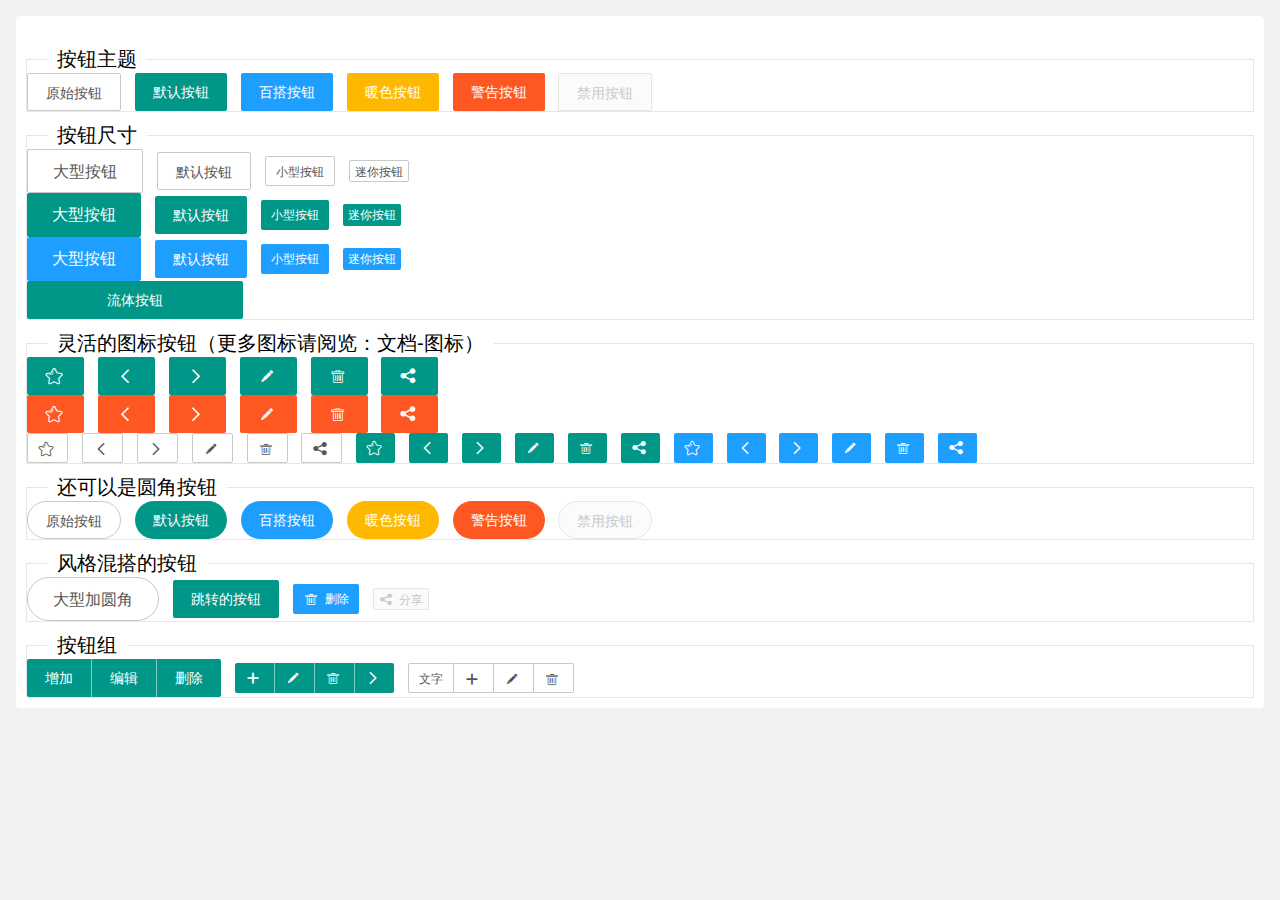
<file: ssm-Security/src/main/webapp/resources/page/button.html>
<!DOCTYPE html>
<html>
<head>
    <meta charset="utf-8">
    <title>layui</title>
    <meta name="renderer" content="webkit">
    <meta http-equiv="X-UA-Compatible" content="IE=edge,chrome=1">
    <meta name="viewport" content="width=device-width, initial-scale=1, maximum-scale=1">
    <link rel="stylesheet" href="../lib/layui-v2.5.5/css/layui.css" media="all">
    <link rel="stylesheet" href="../css/public.css" media="all">
    <style>
      .site-demo-button{margin: 10px 0 10px 0}
    </style>
</head>
<body>
<div class="layuimini-container">
    <div class="layuimini-main">
        <fieldset class="layui-elem-field site-demo-button" style="margin-top: 30px;">
            <legend>按钮主题</legend>
            <div>
                <button type="button" class="layui-btn layui-btn-primary">原始按钮</button>
                <button type="button" class="layui-btn">默认按钮</button>
                <button type="button" class="layui-btn layui-btn-normal">百搭按钮</button>
                <button type="button" class="layui-btn layui-btn-warm">暖色按钮</button>
                <button type="button" class="layui-btn layui-btn-danger">警告按钮</button>
                <button type="button" class="layui-btn layui-btn-disabled">禁用按钮</button>
            </div>
        </fieldset>
        <fieldset class="layui-elem-field site-demo-button">
            <legend>按钮尺寸</legend>
            <div>
                <button type="button" class="layui-btn layui-btn-primary layui-btn-lg">大型按钮</button>
                <button type="button" class="layui-btn layui-btn-primary">默认按钮</button>
                <button type="button" class="layui-btn layui-btn-primary layui-btn-sm">小型按钮</button>
                <button type="button" class="layui-btn layui-btn-primary layui-btn-xs">迷你按钮</button>

                <br>

                <button type="button" class="layui-btn layui-btn-lg">大型按钮</button>
                <button type="button" class="layui-btn">默认按钮</button>
                <button type="button" class="layui-btn layui-btn-sm">小型按钮</button>
                <button type="button" class="layui-btn layui-btn-xs">迷你按钮</button>

                <br>

                <button type="button" class="layui-btn layui-btn-lg layui-btn-normal">大型按钮</button>
                <button type="button" class="layui-btn layui-btn-normal">默认按钮</button>
                <button type="button" class="layui-btn layui-btn-sm layui-btn-normal">小型按钮</button>
                <button type="button" class="layui-btn layui-btn-xs layui-btn-normal">迷你按钮</button>

                <br>

                <div style="width: 216px; margin: 0;">
                    <button type="button" class="layui-btn layui-btn-fluid">流体按钮</button>
                </div>
            </div>
        </fieldset>
        <fieldset class="layui-elem-field site-demo-button">
            <legend>灵活的图标按钮（更多图标请阅览：文档-图标）</legend>
            <div>
                <button type="button" class="layui-btn"><i class="layui-icon"></i></button>
                <button type="button" class="layui-btn"><i class="layui-icon"></i></button>
                <button type="button" class="layui-btn"><i class="layui-icon"></i></button>
                <button type="button" class="layui-btn"><i class="layui-icon"></i></button>
                <button type="button" class="layui-btn"><i class="layui-icon"></i></button>
                <button type="button" class="layui-btn"><i class="layui-icon"></i></button>

                <br>

                <button type="button" class="layui-btn layui-btn-danger"><i class="layui-icon"></i></button>
                <button type="button" class="layui-btn layui-btn-danger"><i class="layui-icon"></i></button>
                <button type="button" class="layui-btn layui-btn-danger"><i class="layui-icon"></i></button>
                <button type="button" class="layui-btn layui-btn-danger"><i class="layui-icon"></i></button>
                <button type="button" class="layui-btn layui-btn-danger"><i class="layui-icon"></i></button>
                <button type="button" class="layui-btn layui-btn-danger"><i class="layui-icon"></i></button>

                <br>

                <button type="button" class="layui-btn layui-btn-primary layui-btn-sm"><i class="layui-icon"></i></button>
                <button type="button" class="layui-btn layui-btn-primary layui-btn-sm"><i class="layui-icon"></i></button>
                <button type="button" class="layui-btn layui-btn-primary layui-btn-sm"><i class="layui-icon"></i></button>
                <button type="button" class="layui-btn layui-btn-primary layui-btn-sm"><i class="layui-icon"></i></button>
                <button type="button" class="layui-btn layui-btn-primary layui-btn-sm"><i class="layui-icon"></i></button>
                <button type="button" class="layui-btn layui-btn-primary layui-btn-sm"><i class="layui-icon"></i></button>

                <button type="button" class="layui-btn layui-btn-sm"><i class="layui-icon"></i></button>
                <button type="button" class="layui-btn layui-btn-sm"><i class="layui-icon"></i></button>
                <button type="button" class="layui-btn layui-btn-sm"><i class="layui-icon"></i></button>
                <button type="button" class="layui-btn layui-btn-sm"><i class="layui-icon"></i></button>
                <button type="button" class="layui-btn layui-btn-sm"><i class="layui-icon"></i></button>
                <button type="button" class="layui-btn layui-btn-sm"><i class="layui-icon"></i></button>

                <button type="button" class="layui-btn layui-btn-normal layui-btn-sm"><i class="layui-icon"></i></button>
                <button type="button" class="layui-btn layui-btn-normal layui-btn-sm"><i class="layui-icon"></i></button>
                <button type="button" class="layui-btn layui-btn-normal layui-btn-sm"><i class="layui-icon"></i></button>
                <button type="button" class="layui-btn layui-btn-normal layui-btn-sm"><i class="layui-icon"></i></button>
                <button type="button" class="layui-btn layui-btn-normal layui-btn-sm"><i class="layui-icon"></i></button>
                <button type="button" class="layui-btn layui-btn-normal layui-btn-sm"><i class="layui-icon"></i></button>
            </div>
        </fieldset>
        <fieldset class="layui-elem-field site-demo-button">
            <legend>还可以是圆角按钮</legend>
            <div>
                <button type="button" class="layui-btn layui-btn-primary layui-btn-radius">原始按钮</button>
                <button type="button" class="layui-btn layui-btn-radius">默认按钮</button>
                <button type="button" class="layui-btn layui-btn-normal layui-btn-radius">百搭按钮</button>
                <button type="button" class="layui-btn layui-btn-warm layui-btn-radius">暖色按钮</button>
                <button type="button" class="layui-btn layui-btn-danger layui-btn-radius">警告按钮</button>
                <button type="button" class="layui-btn layui-btn-disabled layui-btn-radius">禁用按钮</button>
            </div>
        </fieldset>
        <fieldset class="layui-elem-field site-demo-button">
            <legend>风格混搭的按钮</legend>
            <div>
                <button type="button" class="layui-btn layui-btn-lg layui-btn-primary layui-btn-radius">大型加圆角</button>
                <a href="http://www.layui.com/doc/element/button.html" class="layui-btn" target="_blank">跳转的按钮</a>
                <button type="button" class="layui-btn layui-btn-sm layui-btn-normal"><i class="layui-icon"></i> 删除</button>
                <button type="button" class="layui-btn layui-btn-xs layui-btn-disabled"><i class="layui-icon"></i> 分享</button>
            </div>
        </fieldset>

        <fieldset class="layui-elem-field site-demo-button">
            <legend>按钮组</legend>
            <div class="layui-btn-group">
                <button type="button" class="layui-btn">增加</button>
                <button type="button" class="layui-btn ">编辑</button>
                <button type="button" class="layui-btn">删除</button>
            </div>
            <div class="layui-btn-group">
                <button type="button" class="layui-btn layui-btn-sm"><i class="layui-icon"></i></button>
                <button type="button" class="layui-btn layui-btn-sm"><i class="layui-icon"></i></button>
                <button type="button" class="layui-btn layui-btn-sm"><i class="layui-icon"></i></button>
                <button type="button" class="layui-btn layui-btn-sm"><i class="layui-icon"></i></button>
            </div>
            <div class="layui-btn-group">
                <button type="button" class="layui-btn layui-btn-primary layui-btn-sm">文字</button>
                <button type="button" class="layui-btn layui-btn-primary layui-btn-sm"><i class="layui-icon"></i></button>
                <button type="button" class="layui-btn layui-btn-primary layui-btn-sm"><i class="layui-icon"></i></button>
                <button type="button" class="layui-btn layui-btn-primary layui-btn-sm"><i class="layui-icon"></i></button>
            </div>
        </fieldset>
    </div>
</div>

<script src="../lib/layui-v2.5.5/layui.js" charset="utf-8"></script>
<!-- 注意：如果你直接复制所有代码到本地，上述js路径需要改成你本地的 -->
</body>
</html>
</file>
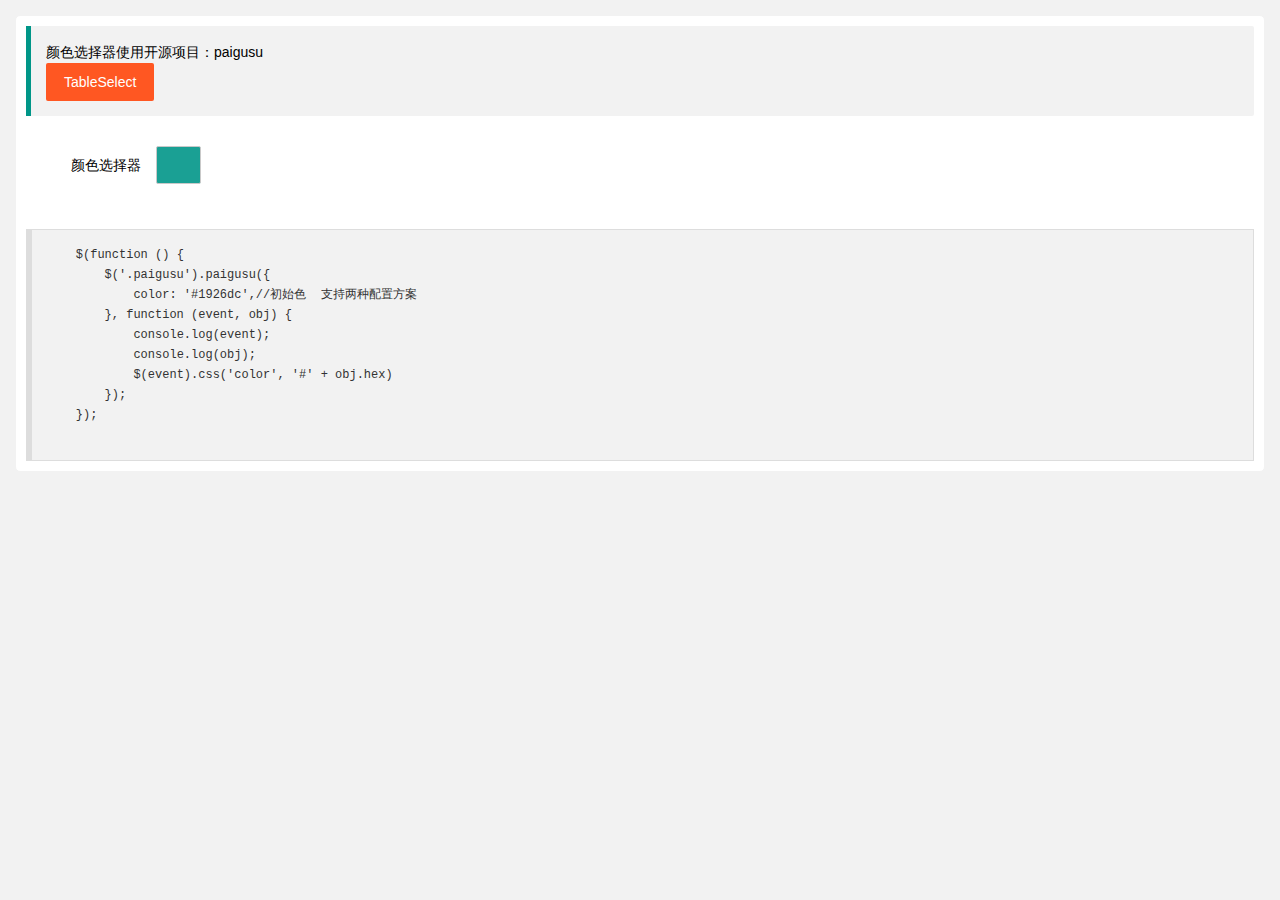
<file: ssm-Security/src/main/webapp/resources/page/color-select.html>
<!DOCTYPE html>
<html lang="en">
<head>
    <meta charset="UTF-8">
    <title>颜色选择器</title>
    <link rel="stylesheet" href="../lib/layui-v2.5.5/css/layui.css" media="all">
    <link rel="stylesheet" href="../css/public.css" media="all">
</head>
<body>
<div class="layuimini-container">
    <div class="layuimini-main">

        <blockquote class="layui-elem-quote">
            颜色选择器使用开源项目：paigusu<br>
            <a href="http://www.jq22.com/jquery-info20030" target="_blank" class="layui-btn layui-btn-danger">TableSelect</a>
        </blockquote>

        <form class="layui-form" action="" style="padding:20px;">
            <div class="layui-form-item">
                <label class="layui-form-label">颜色选择器</label>
                <div class="layui-input-inline">
                    <input type="hidden" name="test_color" value="#1aa094">
                    <span class="layui-btn layui-btn-primary test-select-color" style="padding:0 12px;min-width:45px;background-color: #1aa094;"></span>
                </div>
            </div>
        </form>

        <pre class="layui-code">
    $(function () {
        $('.paigusu').paigusu({
            color: '#1926dc',//初始色  支持两种配置方案
        }, function (event, obj) {
            console.log(event);
            console.log(obj);
            $(event).css('color', '#' + obj.hex)
        });
    });
        </pre>
    </div>
</div>
<script src="../lib/layui-v2.5.5/layui.js" charset="utf-8"></script>
<script src="../lib/jquery-3.4.1/jquery-3.4.1.min.js" charset="utf-8"></script>
<script src="../lib/jq-module/paigusu.min.js" charset="utf-8"></script>
<script>
    $(function () {
        $('.test-select-color').paigusu({
            color: '#1aa094',//初始色  支持两种配置方案
        }, function (event, obj) {
            console.log(event);
            console.log(obj);
            $(event).css('background-color', '#' + obj.hex);
            $('input[name="test_color"]').val('#' + obj.hex);
        });
    });
</script>
</body>
</html>
</file>
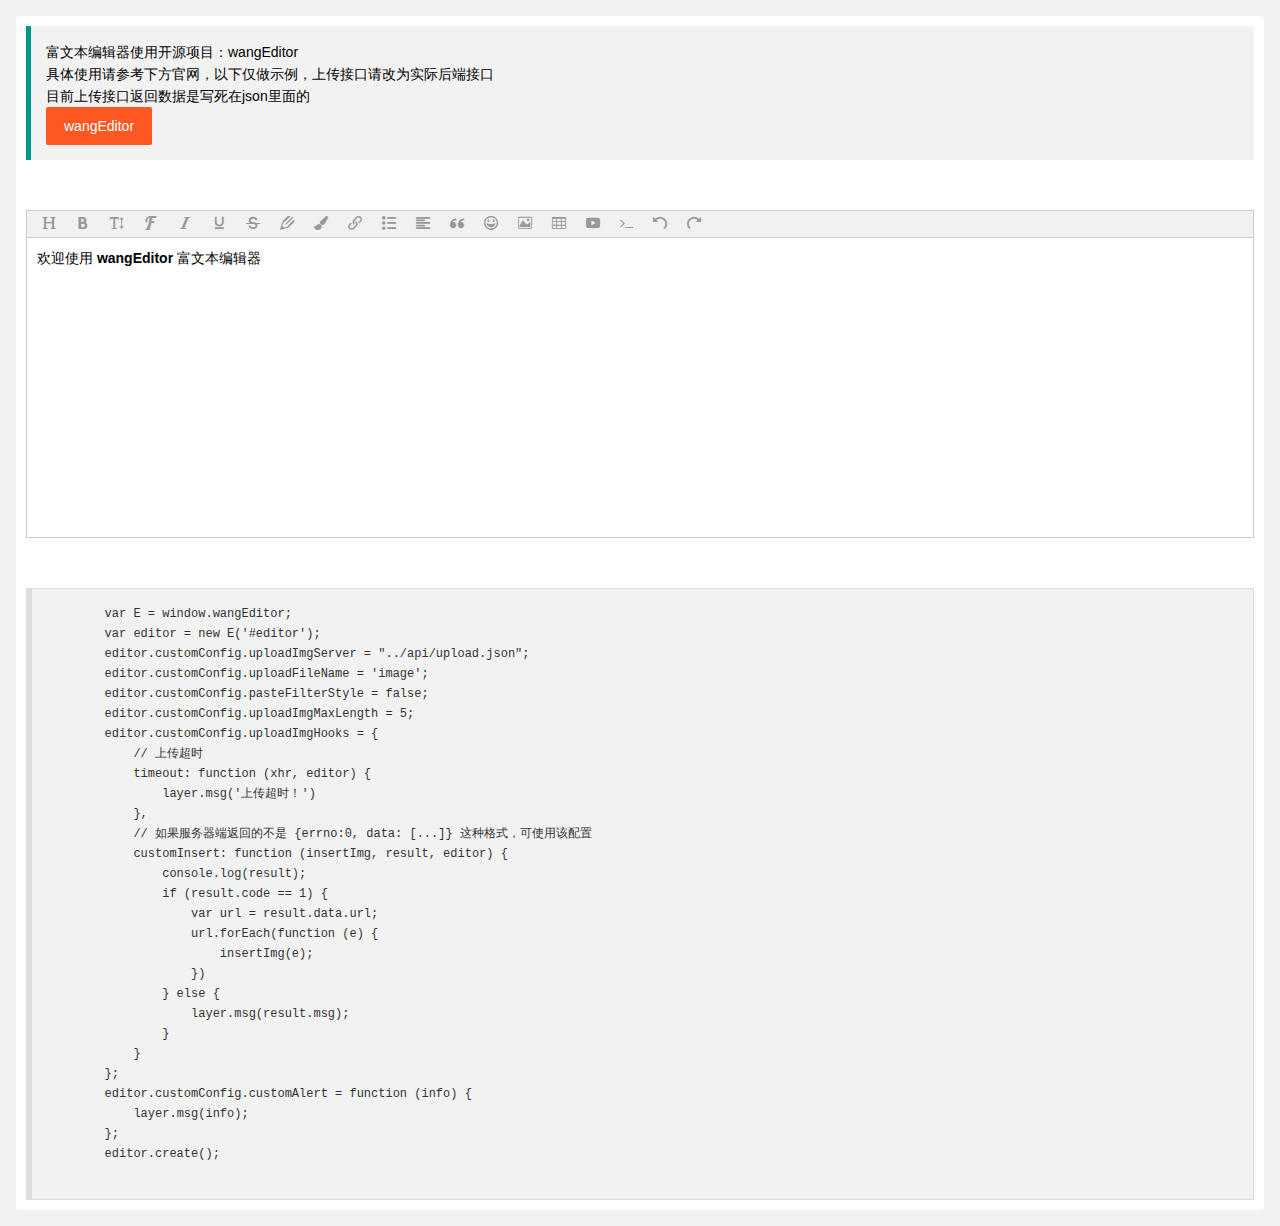
<file: ssm-Security/src/main/webapp/resources/page/editor.html>
<!DOCTYPE html>
<html>
<head>
    <meta charset="utf-8">
    <title>富文本编辑器</title>
    <meta name="renderer" content="webkit">
    <meta http-equiv="X-UA-Compatible" content="IE=edge,chrome=1">
    <meta name="viewport" content="width=device-width, initial-scale=1, maximum-scale=1">
    <link rel="stylesheet" href="../lib/layui-v2.5.5/css/layui.css" media="all">
    <link rel="stylesheet" href="../css/public.css" media="all">
</head>
<body>
<div class="layuimini-container">
    <div class="layuimini-main">

        <blockquote class="layui-elem-quote">
            富文本编辑器使用开源项目：wangEditor<br>
            具体使用请参考下方官网，以下仅做示例，上传接口请改为实际后端接口<br>
            目前上传接口返回数据是写死在json里面的<br>
            <a href="http://www.wangeditor.com" target="_blank" class="layui-btn layui-btn-danger">wangEditor</a>
        </blockquote>

        <div id="editor" style="margin: 50px 0 50px 0">
            <p>欢迎使用 <b>wangEditor</b> 富文本编辑器</p>
        </div>

        <pre class="layui-code">
        var E = window.wangEditor;
        var editor = new E('#editor');
        editor.customConfig.uploadImgServer = "../api/upload.json";
        editor.customConfig.uploadFileName = 'image';
        editor.customConfig.pasteFilterStyle = false;
        editor.customConfig.uploadImgMaxLength = 5;
        editor.customConfig.uploadImgHooks = {
            // 上传超时
            timeout: function (xhr, editor) {
                layer.msg('上传超时！')
            },
            // 如果服务器端返回的不是 {errno:0, data: [...]} 这种格式，可使用该配置
            customInsert: function (insertImg, result, editor) {
                console.log(result);
                if (result.code == 1) {
                    var url = result.data.url;
                    url.forEach(function (e) {
                        insertImg(e);
                    })
                } else {
                    layer.msg(result.msg);
                }
            }
        };
        editor.customConfig.customAlert = function (info) {
            layer.msg(info);
        };
        editor.create();
        </pre>

    </div>
</div>

<!-- 注意， 只需要引用 JS，无需引用任何 CSS ！！！-->
<script src="../lib/layui-v2.5.5/layui.js" charset="utf-8"></script>
<script src="../js/lay-config.js?v=1.0.4" charset="utf-8"></script>
<script type="text/javascript">
    layui.use(['layer','wangEditor'], function () {
        var $ = layui.jquery,
            layer = layui.layer,
            wangEditor = layui.wangEditor;

        var editor = new wangEditor('#editor');
        editor.customConfig.uploadImgServer = "../api/upload.json";
        editor.customConfig.uploadFileName = 'image';
        editor.customConfig.pasteFilterStyle = false;
        editor.customConfig.uploadImgMaxLength = 5;
        editor.customConfig.uploadImgHooks = {
            // 上传超时
            timeout: function (xhr, editor) {
                layer.msg('上传超时！')
            },
            // 如果服务器端返回的不是 {errno:0, data: [...]} 这种格式，可使用该配置
            customInsert: function (insertImg, result, editor) {
                console.log(result);
                if (result.code == 1) {
                    var url = result.data.url;
                    url.forEach(function (e) {
                        insertImg(e);
                    })
                } else {
                    layer.msg(result.msg);
                }
            }
        };
        editor.customConfig.customAlert = function (info) {
            layer.msg(info);
        };
        editor.create();

    });
</script>
</body>
</html>
</file>
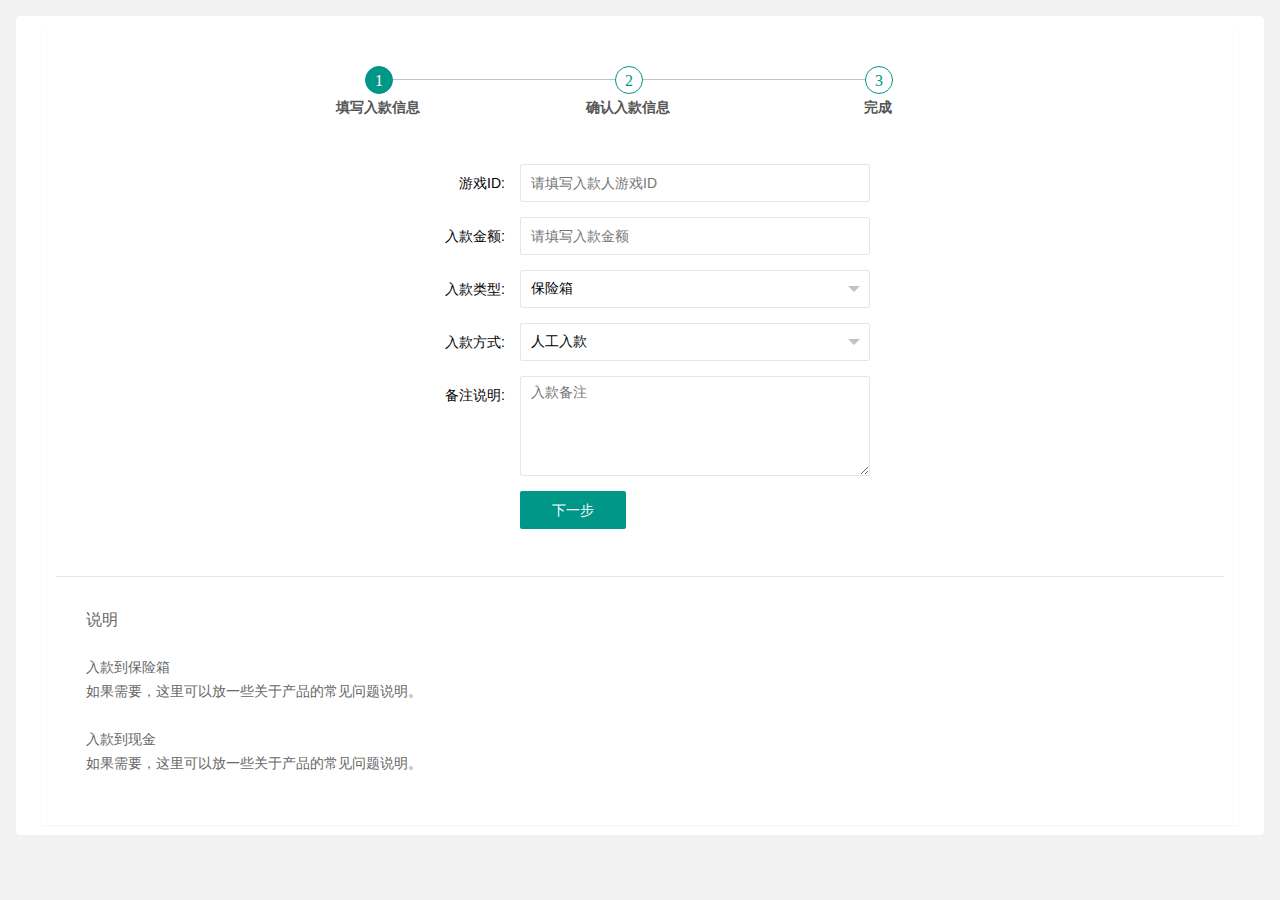
<file: ssm-Security/src/main/webapp/resources/page/form-step.html>
<!DOCTYPE html>
<html>
<head>
    <meta charset="utf-8">
    <title>分步表单</title>
    <meta name="renderer" content="webkit">
    <meta http-equiv="X-UA-Compatible" content="IE=edge,chrome=1">
    <meta name="viewport" content="width=device-width, initial-scale=1, maximum-scale=1">
    <link rel="stylesheet" href="../lib/layui-v2.5.5/css/layui.css" media="all">
    <link rel="stylesheet" href="../css/public.css" media="all">
    <link rel="stylesheet" href="../js/lay-module/step-lay/step.css" media="all">
</head>
<body>
<div class="layuimini-container">
    <div class="layuimini-main">

        <div class="layui-fluid">
            <div class="layui-card">
                <div class="layui-card-body" style="padding-top: 40px;">
                    <div class="layui-carousel" id="stepForm" lay-filter="stepForm" style="margin: 0 auto;">
                        <div carousel-item>
                            <div>
                                <form class="layui-form" style="margin: 0 auto;max-width: 460px;padding-top: 40px;">
                                    <div class="layui-form-item">
                                        <label class="layui-form-label">游戏ID:</label>
                                        <div class="layui-input-block">
                                            <input type="text" placeholder="请填写入款人游戏ID" class="layui-input" lay-verify="number" required />

                                        </div>
                                    </div>
                                    <div class="layui-form-item">
                                        <label class="layui-form-label">入款金额:</label>
                                        <div class="layui-input-block">
                                            <input type="number" placeholder="请填写入款金额" value="" class="layui-input" lay-verify="number" required>
                                        </div>
                                    </div>
                                    <div class="layui-form-item">
                                        <label class="layui-form-label">入款类型:</label>
                                        <div class="layui-input-block">
                                            <select lay-verify="required">
                                                <option value="1" selected>保险箱</option>
                                                <option value="2">现金</option>
                                            </select>
                                        </div>
                                    </div>
                                    <div class="layui-form-item">
                                        <label class="layui-form-label">入款方式:</label>
                                        <div class="layui-input-block">
                                            <select lay-verify="required">
                                                <option value="1" selected>人工入款</option>
                                                <option value="2">修正</option>
                                                <option value="3">活动</option>
                                                <option value="4">佣金</option>
                                            </select>
                                        </div>
                                    </div>
                                    <div class="layui-form-item">
                                        <label class="layui-form-label">备注说明:</label>
                                        <div class="layui-input-block">
                                            <textarea placeholder="入款备注" value="" class="layui-textarea"></textarea>
                                        </div>
                                    </div>
                                    <div class="layui-form-item">
                                        <div class="layui-input-block">
                                            <button class="layui-btn" lay-submit lay-filter="formStep">
                                                &emsp;下一步&emsp;
                                            </button>
                                        </div>
                                    </div>
                                </form>
                            </div>
                            <div>
                                <form class="layui-form" style="margin: 0 auto;max-width: 460px;padding-top: 40px;">
                                    <div class="layui-form-item">
                                        <label class="layui-form-label">游戏ID:</label>
                                        <div class="layui-input-block">
                                            <div class="layui-form-mid layui-word-aux">639537</div>
                                        </div>
                                    </div>
                                    <div class="layui-form-item">
                                        <label class="layui-form-label">账户余额:</label>
                                        <div class="layui-input-block">
                                            <div class="layui-form-mid layui-word-aux">3000 元（保险箱：1000，现金：2000）</div>
                                        </div>
                                    </div>
                                    <div class="layui-form-item">
                                        <label class="layui-form-label">入款金额:</label>
                                        <div class="layui-input-block">
                                            <div class="layui-form-mid layui-word-aux">
                                                <span style="font-size: 18px;color: #333;">1800 元</span>
                                            </div>
                                        </div>
                                    </div>
                                    <div class="layui-form-item">
                                        <label class="layui-form-label">入款类型:</label>
                                        <div class="layui-input-block">
                                            <div class="layui-form-mid layui-word-aux">保险箱</div>
                                        </div>
                                    </div>
                                    <div class="layui-form-item">
                                        <label class="layui-form-label">入款方式:</label>
                                        <div class="layui-input-block">
                                            <div class="layui-form-mid layui-word-aux">人工入款</div>
                                        </div>
                                    </div>
                                    <div class="layui-form-item">
                                        <label class="layui-form-label">备注说明:</label>
                                        <div class="layui-input-block">
                                            <div class="layui-form-mid layui-word-aux">备注说明</div>
                                        </div>
                                    </div>
                                    <div class="layui-form-item">
                                        <div class="layui-input-block">
                                            <button type="button" class="layui-btn layui-btn-primary pre">上一步</button>
                                            <button class="layui-btn" lay-submit lay-filter="formStep2">
                                                &emsp;确认入款&emsp;
                                            </button>
                                        </div>
                                    </div>
                                </form>
                            </div>
                            <div>
                                <div style="text-align: center;margin-top: 90px;">
                                    <i class="layui-icon layui-circle"
                                       style="color: white;font-size:30px;font-weight:bold;background: #52C41A;padding: 20px;line-height: 80px;">&#xe605;</i>
                                    <div style="font-size: 24px;color: #333;font-weight: 500;margin-top: 30px;">
                                        入款成功
                                    </div>
                                    <div style="font-size: 14px;color: #666;margin-top: 20px;">预计两小时到账</div>
                                </div>
                                <div style="text-align: center;margin-top: 50px;">
                                    <button class="layui-btn next">再入一笔</button>
                                    <button class="layui-btn layui-btn-primary">查看账单</button>
                                </div>
                            </div>
                        </div>
                    </div>
                    <hr>
                    <div style="color: #666;margin-top: 30px;margin-bottom: 40px;padding-left: 30px;">
                        <h3>说明</h3><br>
                        <h4>入款到保险箱</h4>
                        <p>如果需要，这里可以放一些关于产品的常见问题说明。</p>
                        <br><h4>入款到现金</h4>
                        <p>如果需要，这里可以放一些关于产品的常见问题说明。</p>
                    </div>
                </div>
            </div>
        </div>

    </div>
</div>
<script src="../lib/layui-v2.5.5/layui.js" charset="utf-8"></script>
<script src="../js/lay-config.js?v=1.0.4" charset="utf-8"></script>
<script>
    layui.use([ 'form', 'step'], function () {
        var $ = layui.$,
            form = layui.form,
            step = layui.step;

        step.render({
            elem: '#stepForm',
            filter: 'stepForm',
            width: '100%', //设置容器宽度
            stepWidth: '750px',
            height: '500px',
            stepItems: [{
                title: '填写入款信息'
            }, {
                title: '确认入款信息'
            }, {
                title: '完成'
            }]
        });


        form.on('submit(formStep)', function (data) {
            step.next('#stepForm');
            return false;
        });

        form.on('submit(formStep2)', function (data) {
            step.next('#stepForm');
            return false;
        });

        $('.pre').click(function () {
            step.pre('#stepForm');
        });

        $('.next').click(function () {
            step.next('#stepForm');
        });
    })
</script>
</body>
</html>
</file>
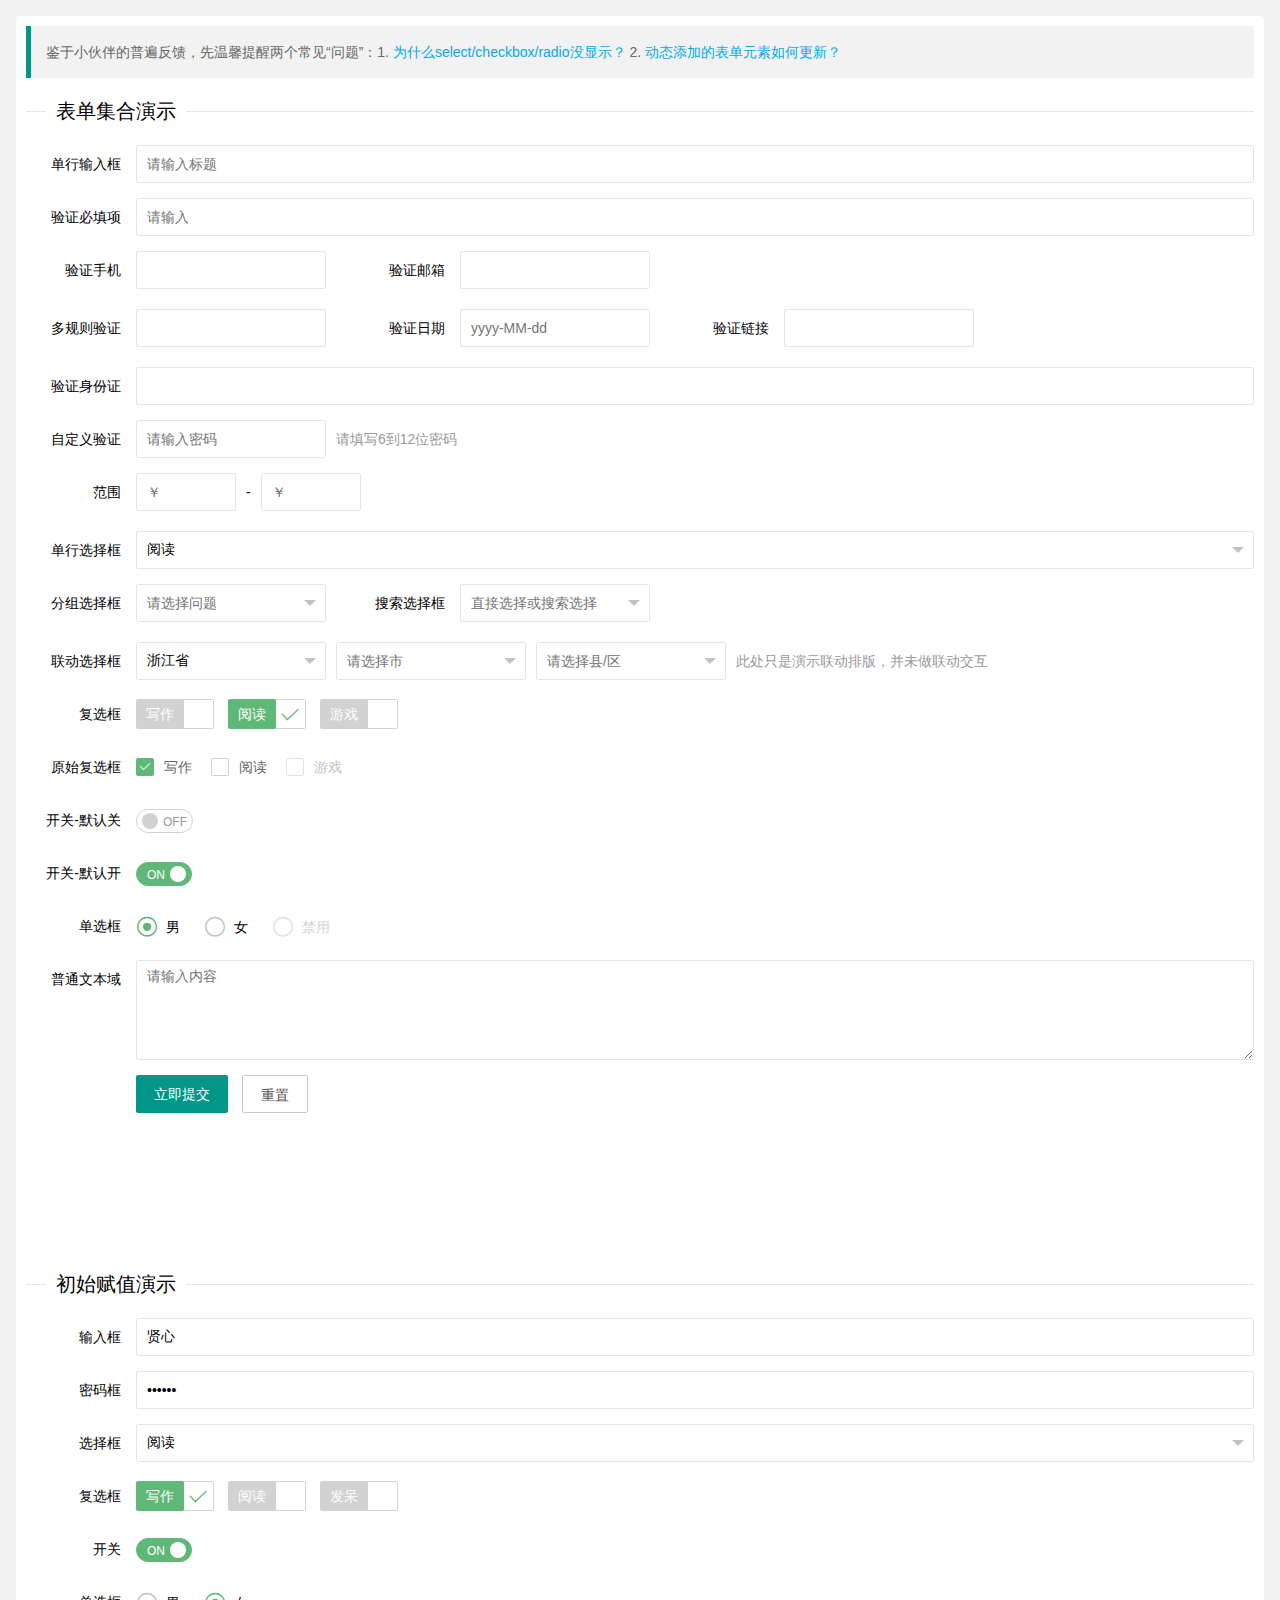
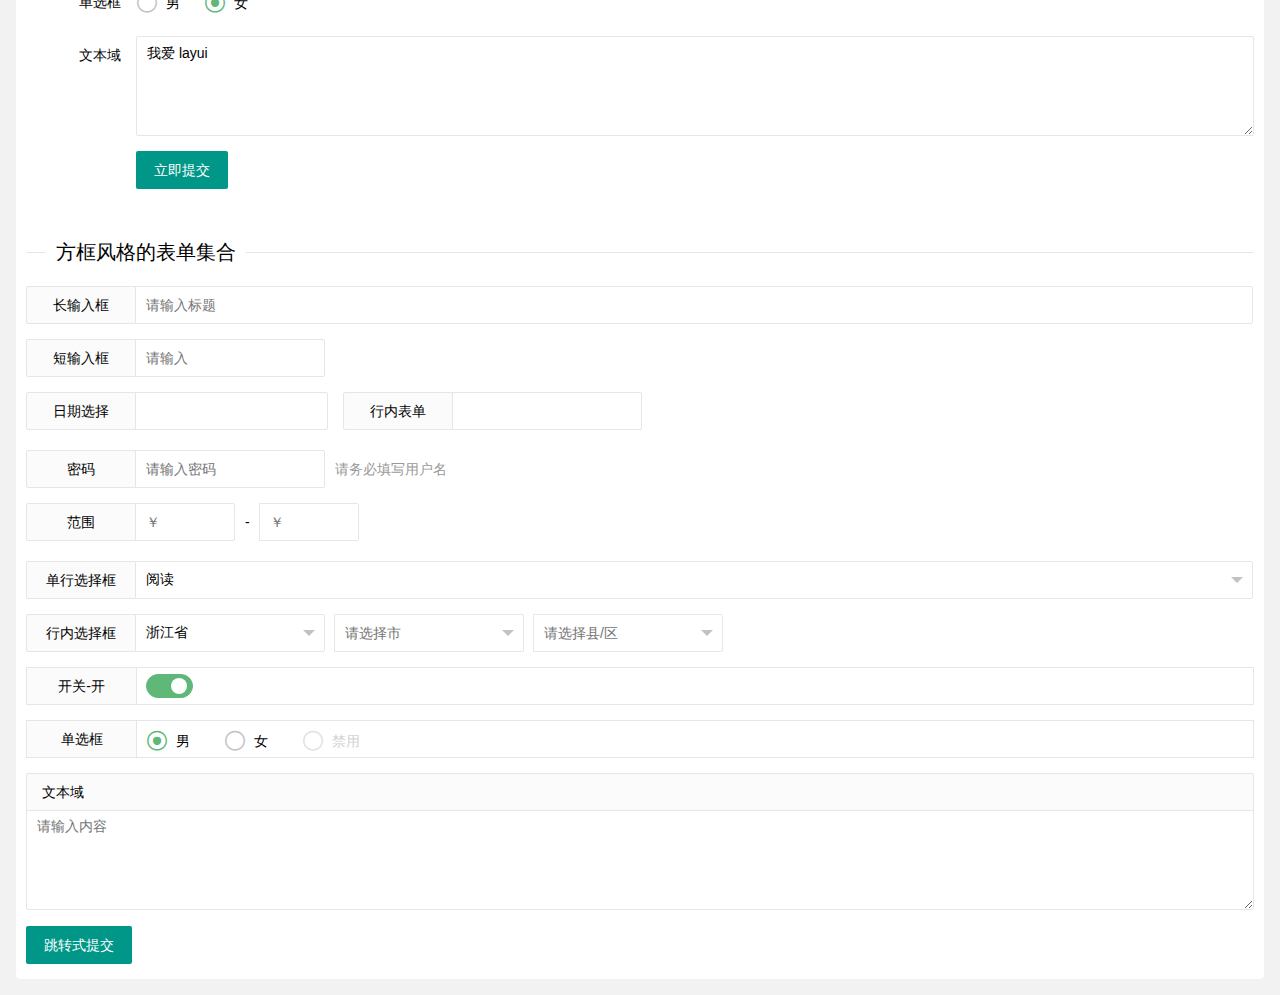
<file: ssm-Security/src/main/webapp/resources/page/form.html>
<!DOCTYPE html>
<html>
<head>
    <meta charset="utf-8">
    <title>layui</title>
    <meta name="renderer" content="webkit">
    <meta http-equiv="X-UA-Compatible" content="IE=edge,chrome=1">
    <meta name="viewport" content="width=device-width, initial-scale=1, maximum-scale=1">
    <link rel="stylesheet" href="../lib/layui-v2.5.5/css/layui.css" media="all">
    <link rel="stylesheet" href="../css/public.css" media="all">
</head>
<body>
<div class="layuimini-container">
    <div class="layuimini-main">

        <blockquote class="layui-elem-quote layui-text">
            鉴于小伙伴的普遍反馈，先温馨提醒两个常见“问题”：1. <a href="/doc/base/faq.html#form" target="_blank">为什么select/checkbox/radio没显示？</a> 2. <a href="/doc/modules/form.html#render" target="_blank">动态添加的表单元素如何更新？</a>
        </blockquote>

        <fieldset class="layui-elem-field layui-field-title" style="margin-top: 20px;">
            <legend>表单集合演示</legend>
        </fieldset>

        <form class="layui-form" action="">
            <div class="layui-form-item">
                <label class="layui-form-label">单行输入框</label>
                <div class="layui-input-block">
                    <input type="text" name="title" lay-verify="title" autocomplete="off" placeholder="请输入标题" class="layui-input">
                </div>
            </div>
            <div class="layui-form-item">
                <label class="layui-form-label">验证必填项</label>
                <div class="layui-input-block">
                    <input type="text" name="username" lay-verify="required" lay-reqtext="用户名是必填项，岂能为空？" placeholder="请输入" autocomplete="off" class="layui-input">
                </div>
            </div>

            <div class="layui-form-item">
                <div class="layui-inline">
                    <label class="layui-form-label">验证手机</label>
                    <div class="layui-input-inline">
                        <input type="tel" name="phone" lay-verify="required|phone" autocomplete="off" class="layui-input">
                    </div>
                </div>
                <div class="layui-inline">
                    <label class="layui-form-label">验证邮箱</label>
                    <div class="layui-input-inline">
                        <input type="text" name="email" lay-verify="email" autocomplete="off" class="layui-input">
                    </div>
                </div>
            </div>

            <div class="layui-form-item">
                <div class="layui-inline">
                    <label class="layui-form-label">多规则验证</label>
                    <div class="layui-input-inline">
                        <input type="text" name="number" lay-verify="required|number" autocomplete="off" class="layui-input">
                    </div>
                </div>
                <div class="layui-inline">
                    <label class="layui-form-label">验证日期</label>
                    <div class="layui-input-inline">
                        <input type="text" name="date" id="date" lay-verify="date" placeholder="yyyy-MM-dd" autocomplete="off" class="layui-input">
                    </div>
                </div>
                <div class="layui-inline">
                    <label class="layui-form-label">验证链接</label>
                    <div class="layui-input-inline">
                        <input type="tel" name="url" lay-verify="url" autocomplete="off" class="layui-input">
                    </div>
                </div>
            </div>

            <div class="layui-form-item">
                <label class="layui-form-label">验证身份证</label>
                <div class="layui-input-block">
                    <input type="text" name="identity" lay-verify="identity" placeholder="" autocomplete="off" class="layui-input">
                </div>
            </div>
            <div class="layui-form-item">
                <label class="layui-form-label">自定义验证</label>
                <div class="layui-input-inline">
                    <input type="password" name="password" lay-verify="pass" placeholder="请输入密码" autocomplete="off" class="layui-input">
                </div>
                <div class="layui-form-mid layui-word-aux">请填写6到12位密码</div>
            </div>

            <div class="layui-form-item">
                <div class="layui-inline">
                    <label class="layui-form-label">范围</label>
                    <div class="layui-input-inline" style="width: 100px;">
                        <input type="text" name="price_min" placeholder="￥" autocomplete="off" class="layui-input">
                    </div>
                    <div class="layui-form-mid">-</div>
                    <div class="layui-input-inline" style="width: 100px;">
                        <input type="text" name="price_max" placeholder="￥" autocomplete="off" class="layui-input">
                    </div>
                </div>
            </div>

            <div class="layui-form-item">
                <label class="layui-form-label">单行选择框</label>
                <div class="layui-input-block">
                    <select name="interest" lay-filter="aihao">
                        <option value=""></option>
                        <option value="0">写作</option>
                        <option value="1" selected="">阅读</option>
                        <option value="2">游戏</option>
                        <option value="3">音乐</option>
                        <option value="4">旅行</option>
                    </select>
                </div>
            </div>


            <div class="layui-form-item">
                <div class="layui-inline">
                    <label class="layui-form-label">分组选择框</label>
                    <div class="layui-input-inline">
                        <select name="quiz">
                            <option value="">请选择问题</option>
                            <optgroup label="城市记忆">
                                <option value="你工作的第一个城市">你工作的第一个城市</option>
                            </optgroup>
                            <optgroup label="学生时代">
                                <option value="你的工号">你的工号</option>
                                <option value="你最喜欢的老师">你最喜欢的老师</option>
                            </optgroup>
                        </select>
                    </div>
                </div>
                <div class="layui-inline">
                    <label class="layui-form-label">搜索选择框</label>
                    <div class="layui-input-inline">
                        <select name="modules" lay-verify="required" lay-search="">
                            <option value="">直接选择或搜索选择</option>
                            <option value="1">layer</option>
                            <option value="2">form</option>
                            <option value="3">layim</option>
                            <option value="4">element</option>
                            <option value="5">laytpl</option>
                            <option value="6">upload</option>
                            <option value="7">laydate</option>
                            <option value="8">laypage</option>
                            <option value="9">flow</option>
                            <option value="10">util</option>
                            <option value="11">code</option>
                            <option value="12">tree</option>
                            <option value="13">layedit</option>
                            <option value="14">nav</option>
                            <option value="15">tab</option>
                            <option value="16">table</option>
                            <option value="17">select</option>
                            <option value="18">checkbox</option>
                            <option value="19">switch</option>
                            <option value="20">radio</option>
                        </select>
                    </div>
                </div>
            </div>

            <div class="layui-form-item">
                <label class="layui-form-label">联动选择框</label>
                <div class="layui-input-inline">
                    <select name="quiz1">
                        <option value="">请选择省</option>
                        <option value="浙江" selected="">浙江省</option>
                        <option value="你的工号">江西省</option>
                        <option value="你最喜欢的老师">福建省</option>
                    </select>
                </div>
                <div class="layui-input-inline">
                    <select name="quiz2">
                        <option value="">请选择市</option>
                        <option value="杭州">杭州</option>
                        <option value="宁波" disabled="">宁波</option>
                        <option value="温州">温州</option>
                        <option value="温州">台州</option>
                        <option value="温州">绍兴</option>
                    </select>
                </div>
                <div class="layui-input-inline">
                    <select name="quiz3">
                        <option value="">请选择县/区</option>
                        <option value="西湖区">西湖区</option>
                        <option value="余杭区">余杭区</option>
                        <option value="拱墅区">临安市</option>
                    </select>
                </div>
                <div class="layui-form-mid layui-word-aux">此处只是演示联动排版，并未做联动交互</div>
            </div>

            <div class="layui-form-item">
                <label class="layui-form-label">复选框</label>
                <div class="layui-input-block">
                    <input type="checkbox" name="like[write]" title="写作">
                    <input type="checkbox" name="like[read]" title="阅读" checked="">
                    <input type="checkbox" name="like[game]" title="游戏">
                </div>
            </div>

            <div class="layui-form-item" pane="">
                <label class="layui-form-label">原始复选框</label>
                <div class="layui-input-block">
                    <input type="checkbox" name="like1[write]" lay-skin="primary" title="写作" checked="">
                    <input type="checkbox" name="like1[read]" lay-skin="primary" title="阅读">
                    <input type="checkbox" name="like1[game]" lay-skin="primary" title="游戏" disabled="">
                </div>
            </div>

            <div class="layui-form-item">
                <label class="layui-form-label">开关-默认关</label>
                <div class="layui-input-block">
                    <input type="checkbox" name="close" lay-skin="switch" lay-text="ON|OFF">
                </div>
            </div>
            <div class="layui-form-item">
                <label class="layui-form-label">开关-默认开</label>
                <div class="layui-input-block">
                    <input type="checkbox" checked="" name="open" lay-skin="switch" lay-filter="switchTest" lay-text="ON|OFF">
                </div>
            </div>
            <div class="layui-form-item">
                <label class="layui-form-label">单选框</label>
                <div class="layui-input-block">
                    <input type="radio" name="sex" value="男" title="男" checked="">
                    <input type="radio" name="sex" value="女" title="女">
                    <input type="radio" name="sex" value="禁" title="禁用" disabled="">
                </div>
            </div>
            <div class="layui-form-item layui-form-text">
                <label class="layui-form-label">普通文本域</label>
                <div class="layui-input-block">
                    <textarea placeholder="请输入内容" class="layui-textarea"></textarea>
                </div>
            </div>
            <!--<div class="layui-form-item layui-form-text">
              <label class="layui-form-label">编辑器</label>
              <div class="layui-input-block">
                <textarea class="layui-textarea layui-hide" name="content" lay-verify="content" id="LAY_demo_editor"></textarea>
              </div>
            </div>-->
            <div class="layui-form-item">
                <div class="layui-input-block">
                    <button class="layui-btn" lay-submit="" lay-filter="demo1">立即提交</button>
                    <button type="reset" class="layui-btn layui-btn-primary">重置</button>
                </div>
            </div>
        </form>

        <!-- 示例-970 -->
        <ins class="adsbygoogle" style="display:inline-block;width:970px;height:90px" data-ad-client="ca-pub-6111334333458862" data-ad-slot="3820120620"></ins>

        <fieldset class="layui-elem-field layui-field-title" style="margin-top: 50px;">
            <legend>初始赋值演示</legend>
        </fieldset>

        <form class="layui-form" action="" lay-filter="example">
            <div class="layui-form-item">
                <label class="layui-form-label">输入框</label>
                <div class="layui-input-block">
                    <input type="text" name="username" lay-verify="title" autocomplete="off" placeholder="请输入标题" class="layui-input">
                </div>
            </div>
            <div class="layui-form-item">
                <label class="layui-form-label">密码框</label>
                <div class="layui-input-block">
                    <input type="password" name="password" placeholder="请输入密码" autocomplete="off" class="layui-input">
                </div>
            </div>

            <div class="layui-form-item">
                <label class="layui-form-label">选择框</label>
                <div class="layui-input-block">
                    <select name="interest" lay-filter="aihao">
                        <option value=""></option>
                        <option value="0">写作</option>
                        <option value="1">阅读</option>
                        <option value="2">游戏</option>
                        <option value="3">音乐</option>
                        <option value="4">旅行</option>
                    </select>
                </div>
            </div>

            <div class="layui-form-item">
                <label class="layui-form-label">复选框</label>
                <div class="layui-input-block">
                    <input type="checkbox" name="like[write]" title="写作">
                    <input type="checkbox" name="like[read]" title="阅读">
                    <input type="checkbox" name="like[daze]" title="发呆">
                </div>
            </div>

            <div class="layui-form-item">
                <label class="layui-form-label">开关</label>
                <div class="layui-input-block">
                    <input type="checkbox" name="close" lay-skin="switch" lay-text="ON|OFF">
                </div>
            </div>

            <div class="layui-form-item">
                <label class="layui-form-label">单选框</label>
                <div class="layui-input-block">
                    <input type="radio" name="sex" value="男" title="男" checked="">
                    <input type="radio" name="sex" value="女" title="女">
                </div>
            </div>
            <div class="layui-form-item layui-form-text">
                <label class="layui-form-label">文本域</label>
                <div class="layui-input-block">
                    <textarea placeholder="请输入内容" class="layui-textarea" name="desc"></textarea>
                </div>
            </div>

            <div class="layui-form-item">
                <div class="layui-input-block">
                    <button class="layui-btn" lay-submit="" lay-filter="demo1">立即提交</button>
                </div>
            </div>
        </form>
        <fieldset class="layui-elem-field layui-field-title" style="margin-top: 50px;">
            <legend>方框风格的表单集合</legend>
        </fieldset>
        <form class="layui-form layui-form-pane" action="">
            <div class="layui-form-item">
                <label class="layui-form-label">长输入框</label>
                <div class="layui-input-block">
                    <input type="text" name="title" autocomplete="off" placeholder="请输入标题" class="layui-input">
                </div>
            </div>
            <div class="layui-form-item">
                <label class="layui-form-label">短输入框</label>
                <div class="layui-input-inline">
                    <input type="text" name="username" lay-verify="required" placeholder="请输入" autocomplete="off" class="layui-input">
                </div>
            </div>

            <div class="layui-form-item">
                <div class="layui-inline">
                    <label class="layui-form-label">日期选择</label>
                    <div class="layui-input-block">
                        <input type="text" name="date" id="date1" autocomplete="off" class="layui-input">
                    </div>
                </div>
                <div class="layui-inline">
                    <label class="layui-form-label">行内表单</label>
                    <div class="layui-input-inline">
                        <input type="text" name="number" autocomplete="off" class="layui-input">
                    </div>
                </div>
            </div>
            <div class="layui-form-item">
                <label class="layui-form-label">密码</label>
                <div class="layui-input-inline">
                    <input type="password" name="password" placeholder="请输入密码" autocomplete="off" class="layui-input">
                </div>
                <div class="layui-form-mid layui-word-aux">请务必填写用户名</div>
            </div>

            <div class="layui-form-item">
                <div class="layui-inline">
                    <label class="layui-form-label">范围</label>
                    <div class="layui-input-inline" style="width: 100px;">
                        <input type="text" name="price_min" placeholder="￥" autocomplete="off" class="layui-input">
                    </div>
                    <div class="layui-form-mid">-</div>
                    <div class="layui-input-inline" style="width: 100px;">
                        <input type="text" name="price_max" placeholder="￥" autocomplete="off" class="layui-input">
                    </div>
                </div>
            </div>

            <div class="layui-form-item">
                <label class="layui-form-label">单行选择框</label>
                <div class="layui-input-block">
                    <select name="interest" lay-filter="aihao">
                        <option value=""></option>
                        <option value="0">写作</option>
                        <option value="1" selected="">阅读</option>
                        <option value="2">游戏</option>
                        <option value="3">音乐</option>
                        <option value="4">旅行</option>
                    </select>
                </div>
            </div>

            <div class="layui-form-item">
                <label class="layui-form-label">行内选择框</label>
                <div class="layui-input-inline">
                    <select name="quiz1">
                        <option value="">请选择省</option>
                        <option value="浙江" selected="">浙江省</option>
                        <option value="你的工号">江西省</option>
                        <option value="你最喜欢的老师">福建省</option>
                    </select>
                </div>
                <div class="layui-input-inline">
                    <select name="quiz2">
                        <option value="">请选择市</option>
                        <option value="杭州">杭州</option>
                        <option value="宁波" disabled="">宁波</option>
                        <option value="温州">温州</option>
                        <option value="温州">台州</option>
                        <option value="温州">绍兴</option>
                    </select>
                </div>
                <div class="layui-input-inline">
                    <select name="quiz3">
                        <option value="">请选择县/区</option>
                        <option value="西湖区">西湖区</option>
                        <option value="余杭区">余杭区</option>
                        <option value="拱墅区">临安市</option>
                    </select>
                </div>
            </div>
            <div class="layui-form-item" pane="">
                <label class="layui-form-label">开关-开</label>
                <div class="layui-input-block">
                    <input type="checkbox" checked="" name="open" lay-skin="switch" lay-filter="switchTest" title="开关">
                </div>
            </div>
            <div class="layui-form-item" pane="">
                <label class="layui-form-label">单选框</label>
                <div class="layui-input-block">
                    <input type="radio" name="sex" value="男" title="男" checked="">
                    <input type="radio" name="sex" value="女" title="女">
                    <input type="radio" name="sex" value="禁" title="禁用" disabled="">
                </div>
            </div>
            <div class="layui-form-item layui-form-text">
                <label class="layui-form-label">文本域</label>
                <div class="layui-input-block">
                    <textarea placeholder="请输入内容" class="layui-textarea"></textarea>
                </div>
            </div>
            <div class="layui-form-item">
                <button class="layui-btn" lay-submit="" lay-filter="demo2">跳转式提交</button>
            </div>
        </form>
    </div>
</div>

<script src="../lib/layui-v2.5.5/layui.js" charset="utf-8"></script>
<!-- 注意：如果你直接复制所有代码到本地，上述js路径需要改成你本地的 -->
<script>
    layui.use(['form', 'layedit', 'laydate'], function () {
        var form = layui.form
            , layer = layui.layer
            , layedit = layui.layedit
            , laydate = layui.laydate;

        //日期
        laydate.render({
            elem: '#date'
        });
        laydate.render({
            elem: '#date1'
        });

        //创建一个编辑器
        var editIndex = layedit.build('LAY_demo_editor');

        //自定义验证规则
        form.verify({
            title: function (value) {
                if (value.length < 5) {
                    return '标题至少得5个字符啊';
                }
            }
            , pass: [
                /^[\S]{6,12}$/
                , '密码必须6到12位，且不能出现空格'
            ]
            , content: function (value) {
                layedit.sync(editIndex);
            }
        });

        //监听指定开关
        form.on('switch(switchTest)', function (data) {
            layer.msg('开关checked：' + (this.checked ? 'true' : 'false'), {
                offset: '6px'
            });
            layer.tips('温馨提示：请注意开关状态的文字可以随意定义，而不仅仅是ON|OFF', data.othis)
        });

        //监听提交
        form.on('submit(demo1)', function (data) {
            layer.alert(JSON.stringify(data.field), {
                title: '最终的提交信息'
            })
            return false;
        });

        //表单初始赋值
        form.val('example', {
            "username": "贤心" // "name": "value"
            , "password": "123456"
            , "interest": 1
            , "like[write]": true //复选框选中状态
            , "close": true //开关状态
            , "sex": "女"
            , "desc": "我爱 layui"
        })


    });
</script>

</body>
</html>
</file>
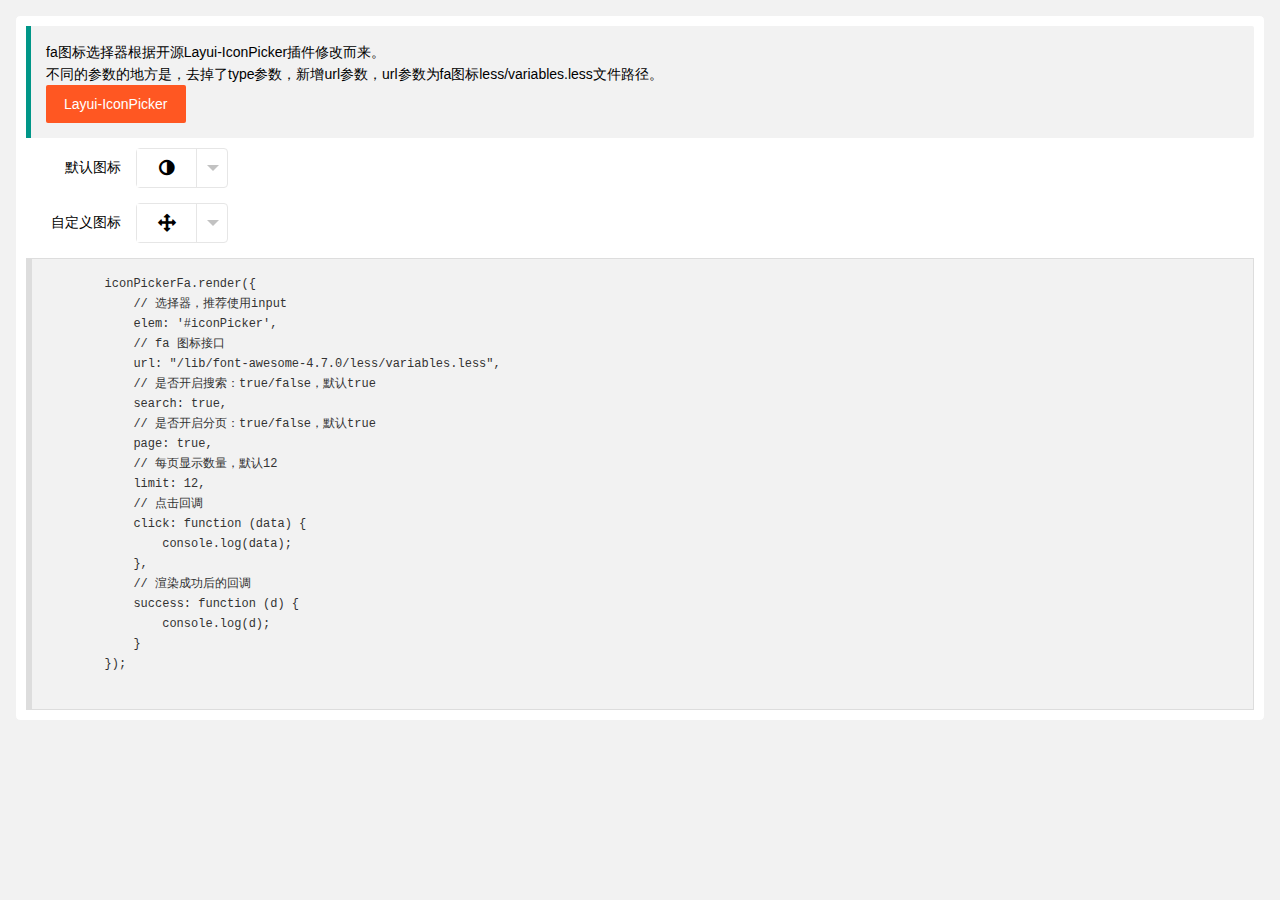
<file: ssm-Security/src/main/webapp/resources/page/icon-picker.html>
<!DOCTYPE html>
<html lang="en">
<head>
    <meta charset="UTF-8">
    <title>图标选择器</title>
    <link rel="stylesheet" href="../lib/layui-v2.5.5/css/layui.css" media="all">
    <link rel="stylesheet" href="../lib/font-awesome-4.7.0/css/font-awesome.min.css" media="all">
    <link rel="stylesheet" href="../css/public.css" media="all">
    <style>
        .layui-iconpicker-body.layui-iconpicker-body-page .hide {display: none;}
    </style>
</head>
<body>
<div class="layuimini-container">
    <div class="layuimini-main">

        <blockquote class="layui-elem-quote">
            fa图标选择器根据开源Layui-IconPicker插件修改而来。<br>
            不同的参数的地方是，去掉了type参数，新增url参数，url参数为fa图标less/variables.less文件路径。<br>
            <a href="https://gitee.com/wujiawei0926/iconpicker" target="_blank" class="layui-btn layui-btn-danger">Layui-IconPicker</a>
        </blockquote>

        <div class="layui-form">
            <div class="layui-form-item">
                <label for="" class="layui-form-label">默认图标</label>
                <div class="layui-input-block">
                    <input type="text" id="iconPicker" lay-filter="iconPicker" class="hide">
                </div>
            </div>

            <div class="layui-form-item">
                <label for="" class="layui-form-label">自定义图标</label>
                <div class="layui-input-block">
                    <input type="text" id="iconPicker1" value="fa-arrows" lay-filter="iconPicker2" class="hide">
                </div>
            </div>
        </div>

        <pre class="layui-code">
        iconPickerFa.render({
            // 选择器，推荐使用input
            elem: '#iconPicker',
            // fa 图标接口
            url: "/lib/font-awesome-4.7.0/less/variables.less",
            // 是否开启搜索：true/false，默认true
            search: true,
            // 是否开启分页：true/false，默认true
            page: true,
            // 每页显示数量，默认12
            limit: 12,
            // 点击回调
            click: function (data) {
                console.log(data);
            },
            // 渲染成功后的回调
            success: function (d) {
                console.log(d);
            }
        });
        </pre>

    </div>
</div>
<script src="../lib/layui-v2.5.5/layui.js" charset="utf-8"></script>
<script src="../js/lay-config.js?v=1.0.4" charset="utf-8"></script>
<script>
    layui.use(['iconPickerFa', 'form', 'layer'], function () {
        var iconPickerFa = layui.iconPickerFa,
            form = layui.form,
            layer = layui.layer,
            $ = layui.$;

        iconPickerFa.render({
            // 选择器，推荐使用input
            elem: '#iconPicker',
            // fa 图标接口
            url: "../lib/font-awesome-4.7.0/less/variables.less",
            // 是否开启搜索：true/false，默认true
            search: true,
            // 是否开启分页：true/false，默认true
            page: true,
            // 每页显示数量，默认12
            limit: 12,
            // 点击回调
            click: function (data) {
                console.log(data);
            },
            // 渲染成功后的回调
            success: function (d) {
                console.log(d);
            }
        });

        iconPickerFa.render({
            // 选择器，推荐使用input
            elem: '#iconPicker1',
            // fa 图标接口
            url: "../lib/font-awesome-4.7.0/less/variables.less",
            // 是否开启搜索：true/false
            search: true,
            // 是否开启分页
            page: true,
            // 每页显示数量，默认12
            limit: 12,
            // 点击回调
            click: function (data) {
                console.log(data);
            },
            // 渲染成功后的回调
            success: function (d) {
                console.log(d);
            }
        });

    });

</script>
</body>
</html>
</file>
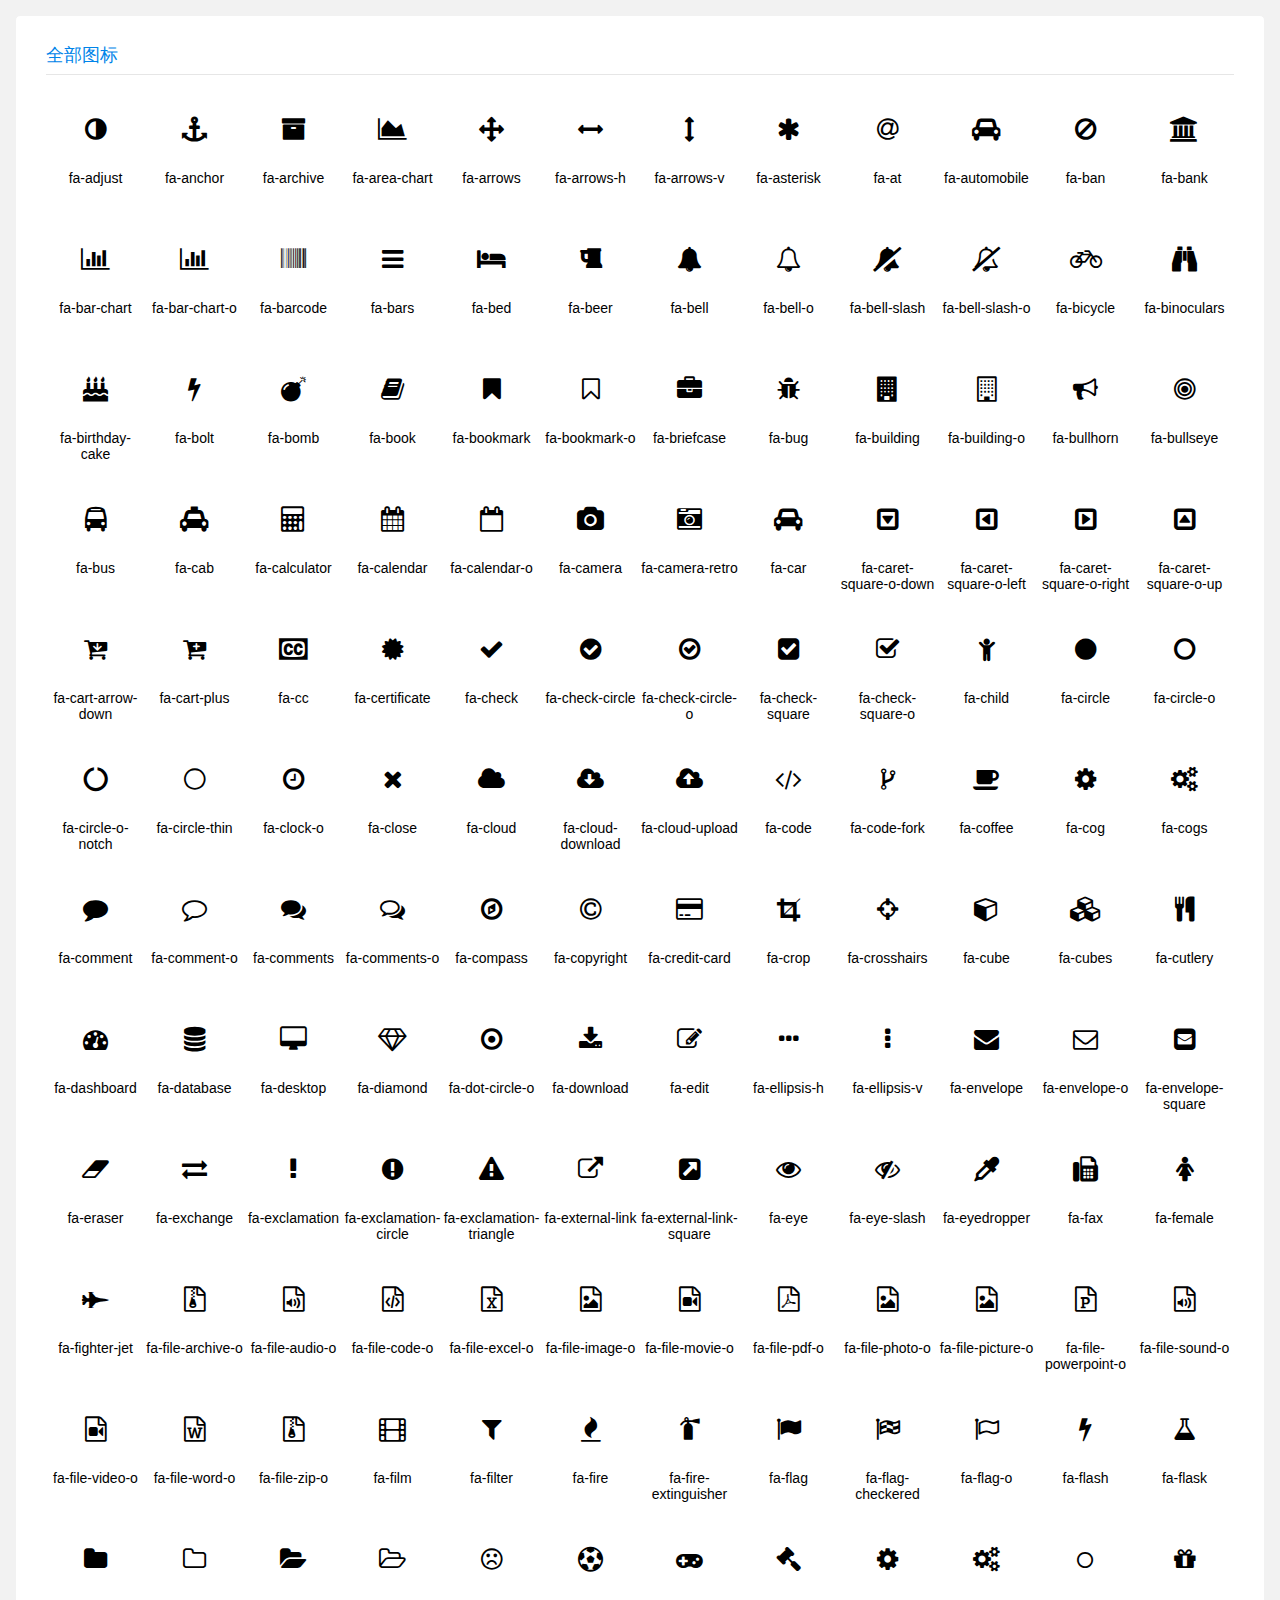
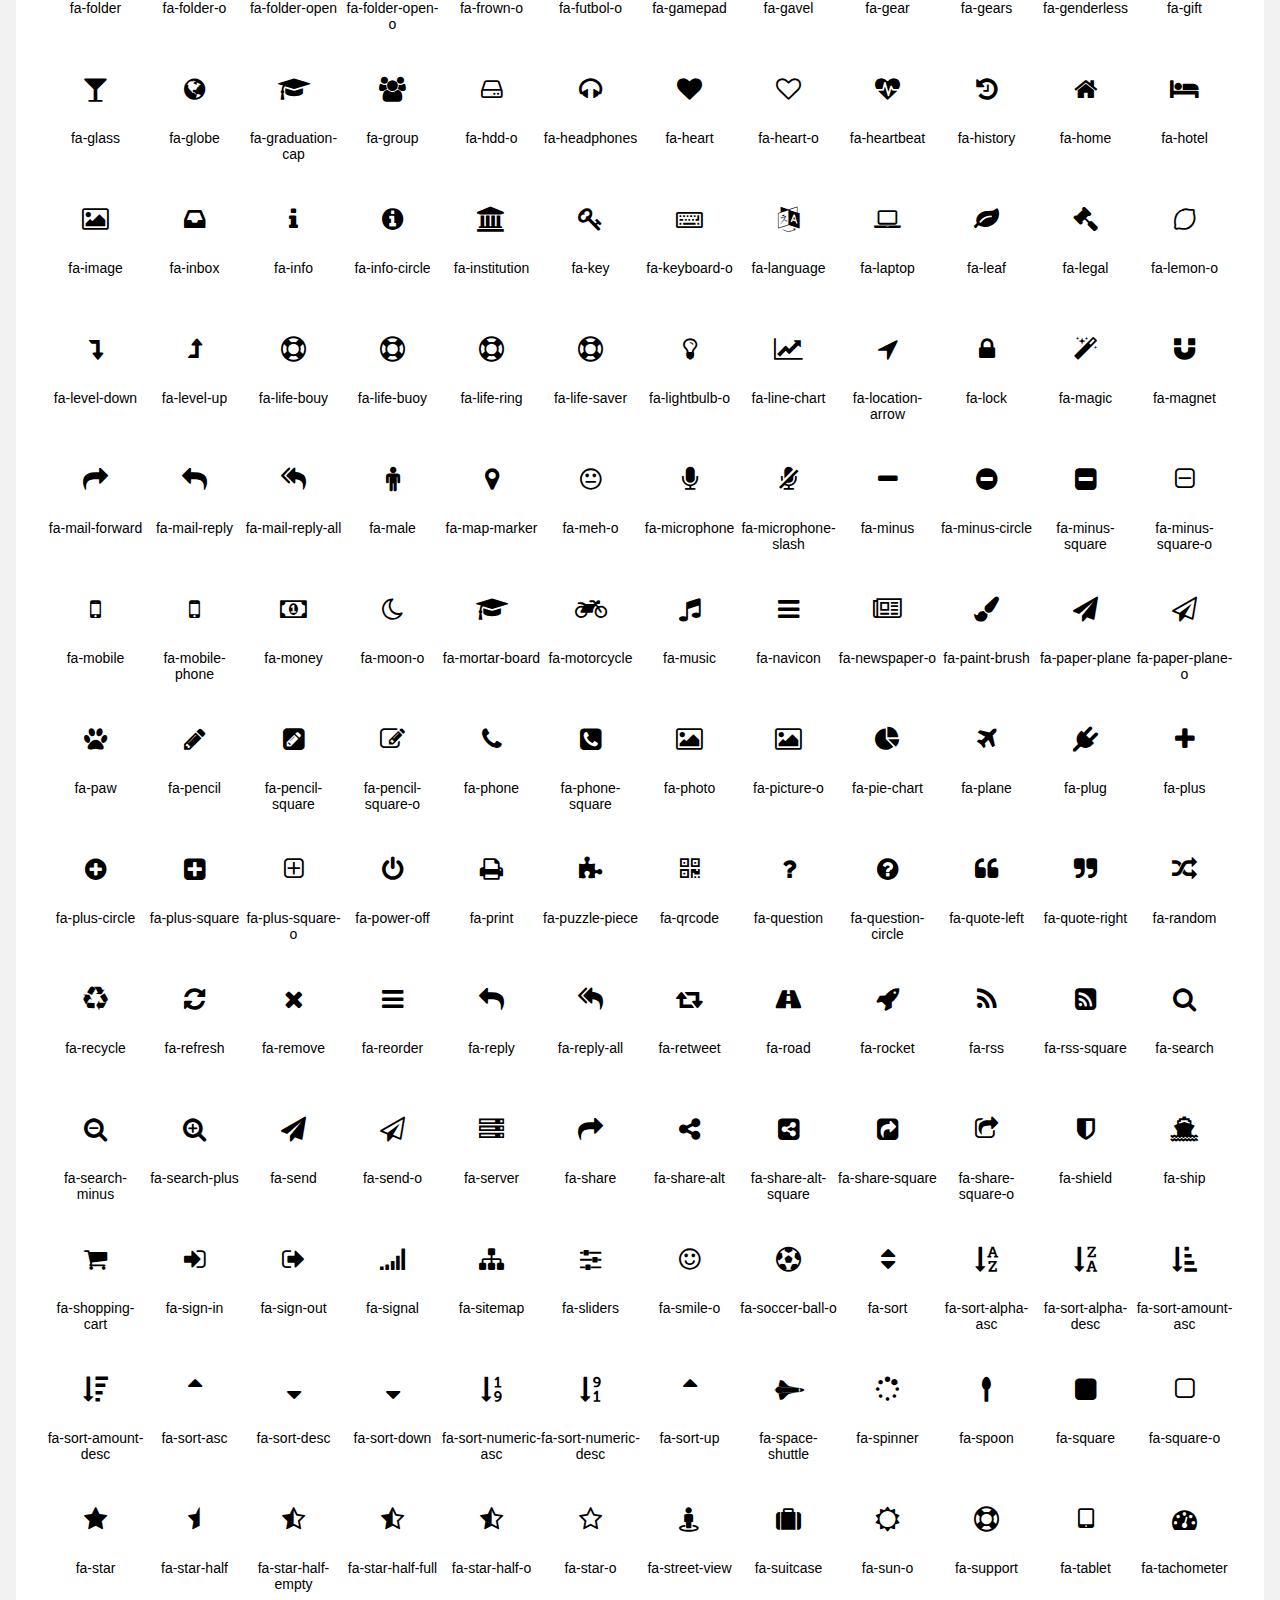
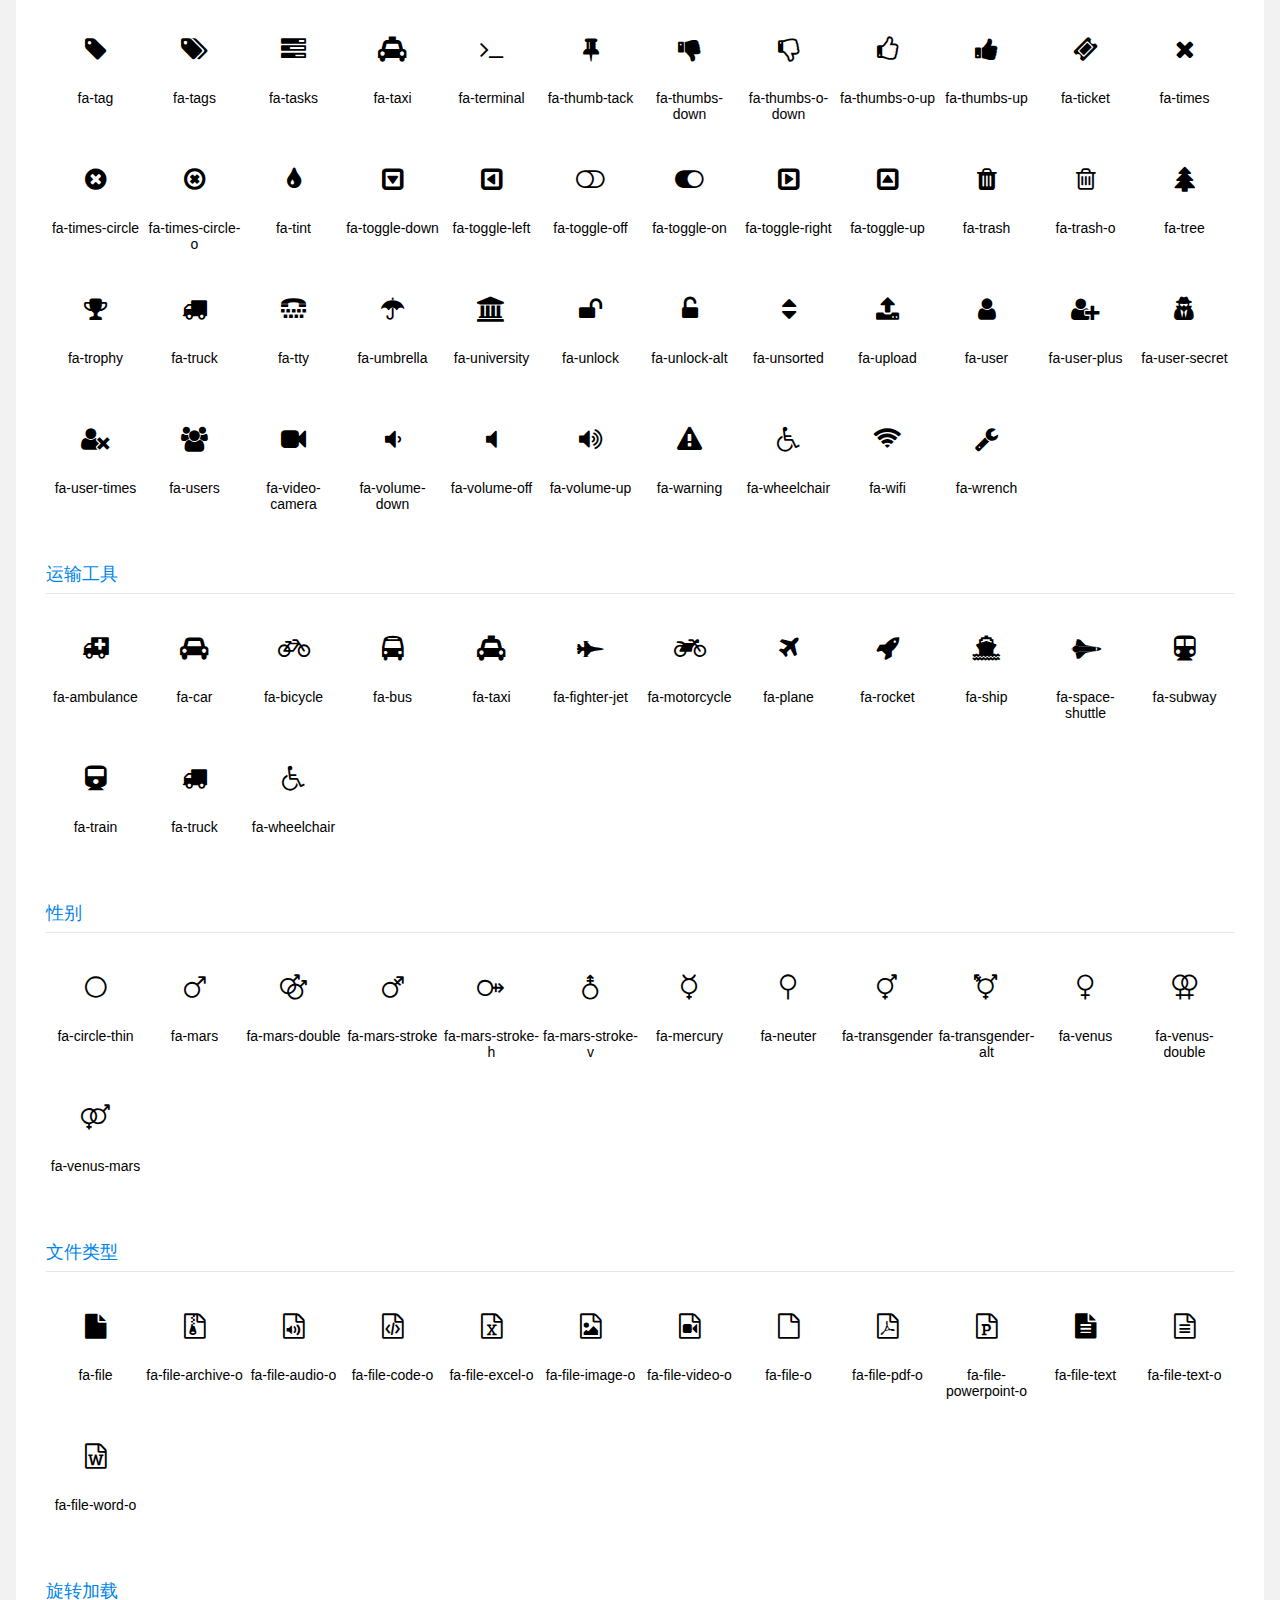
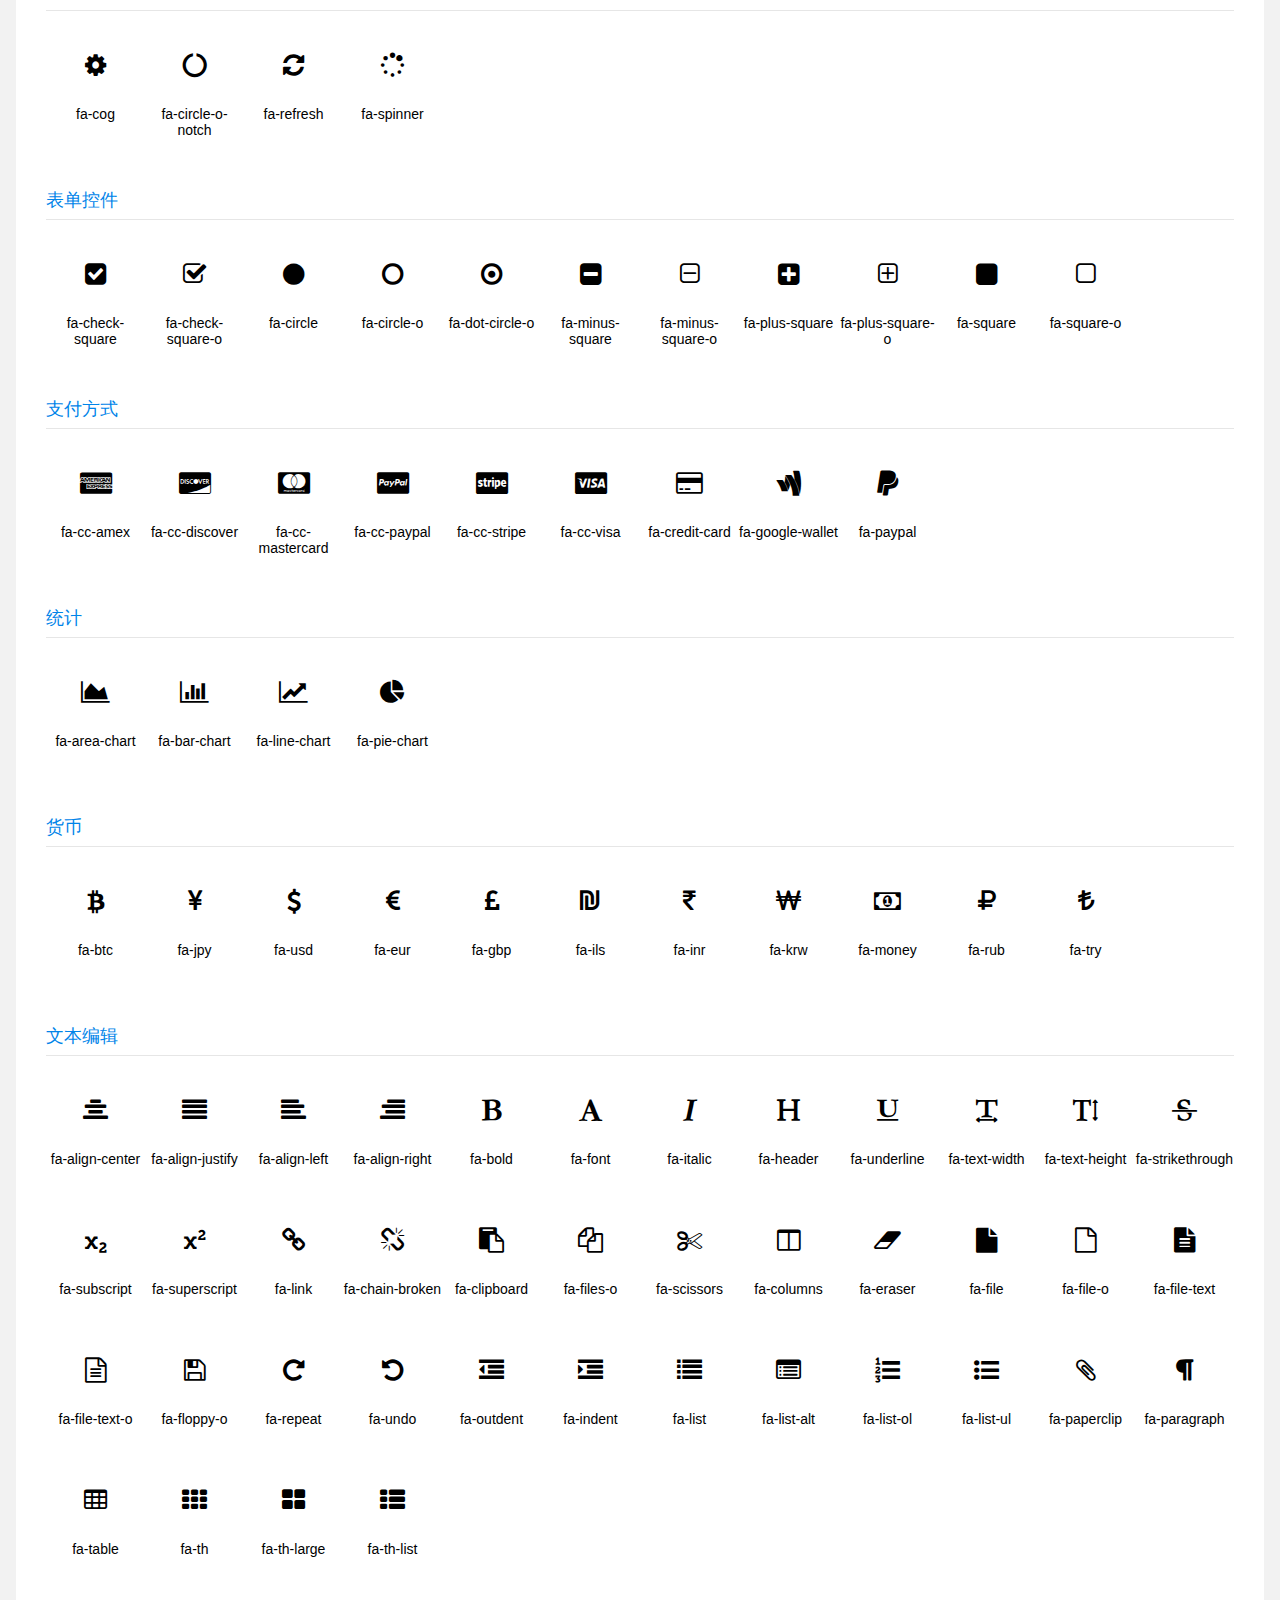
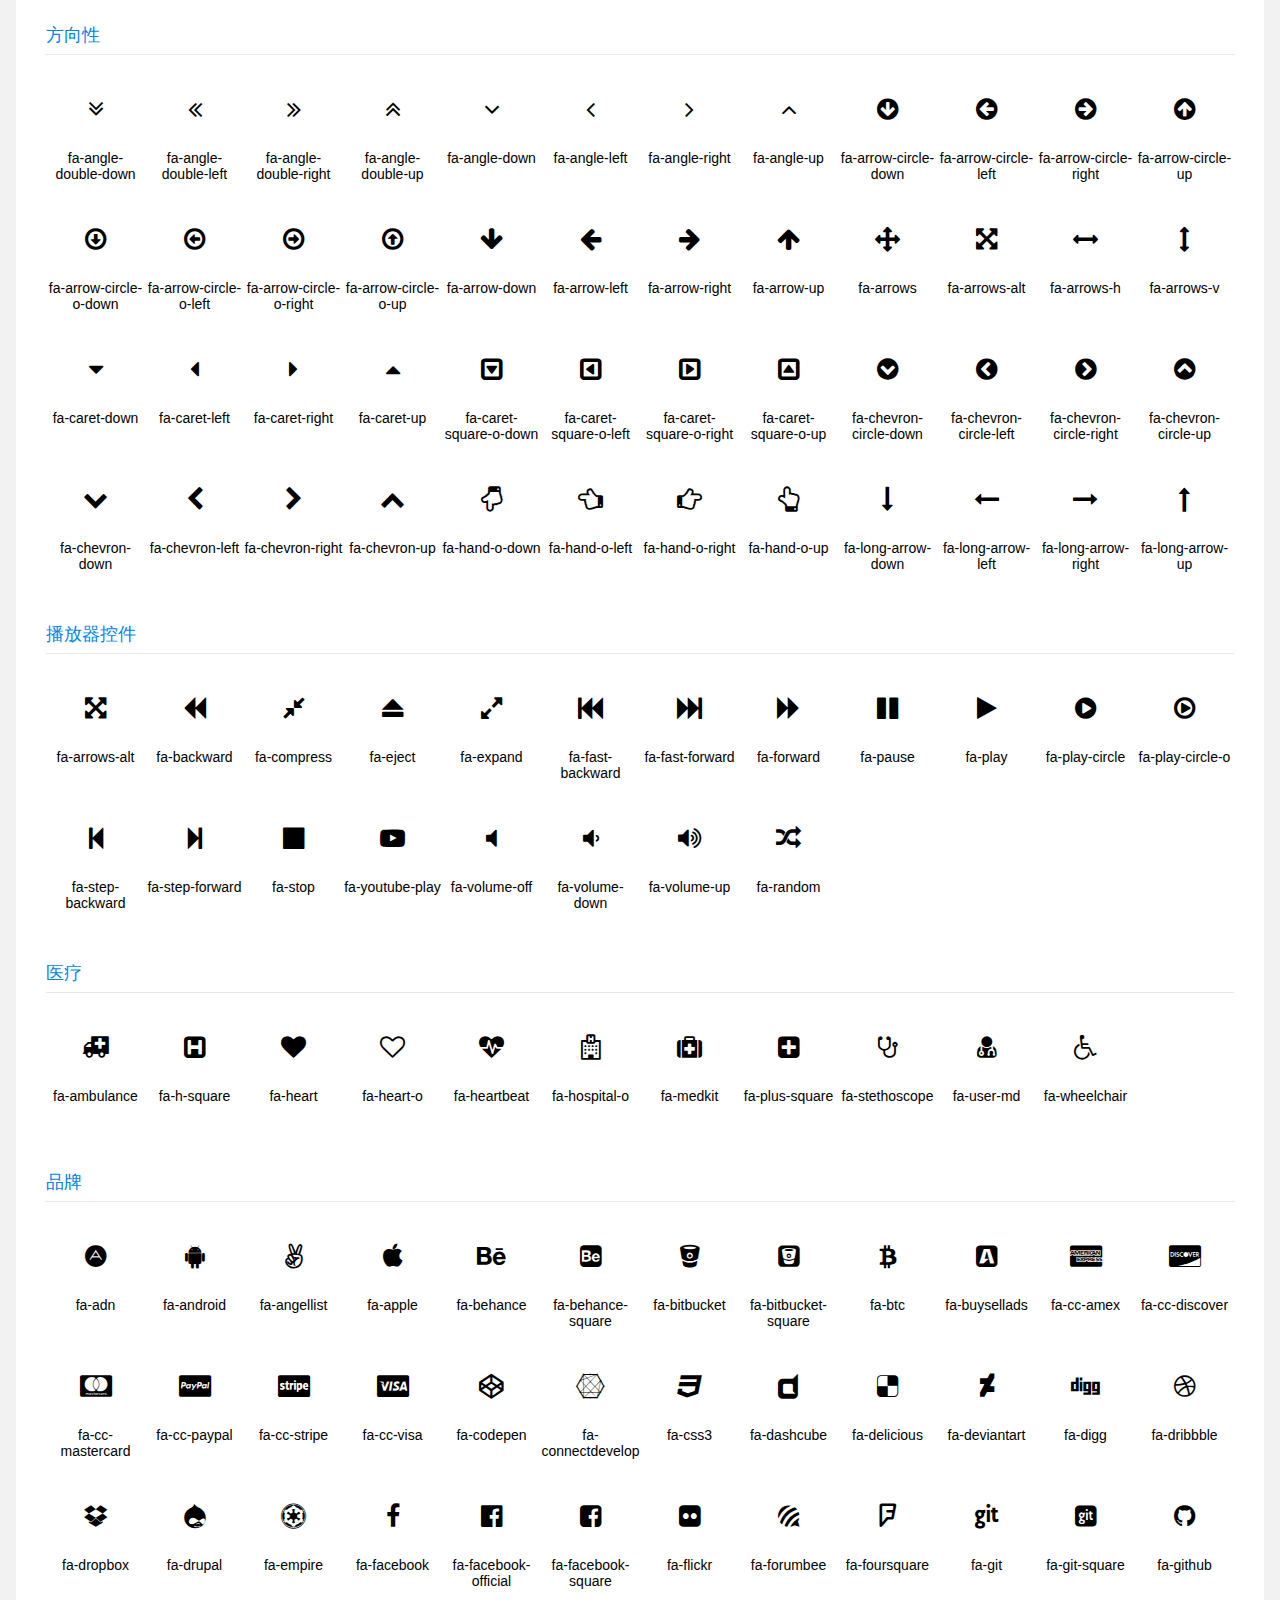
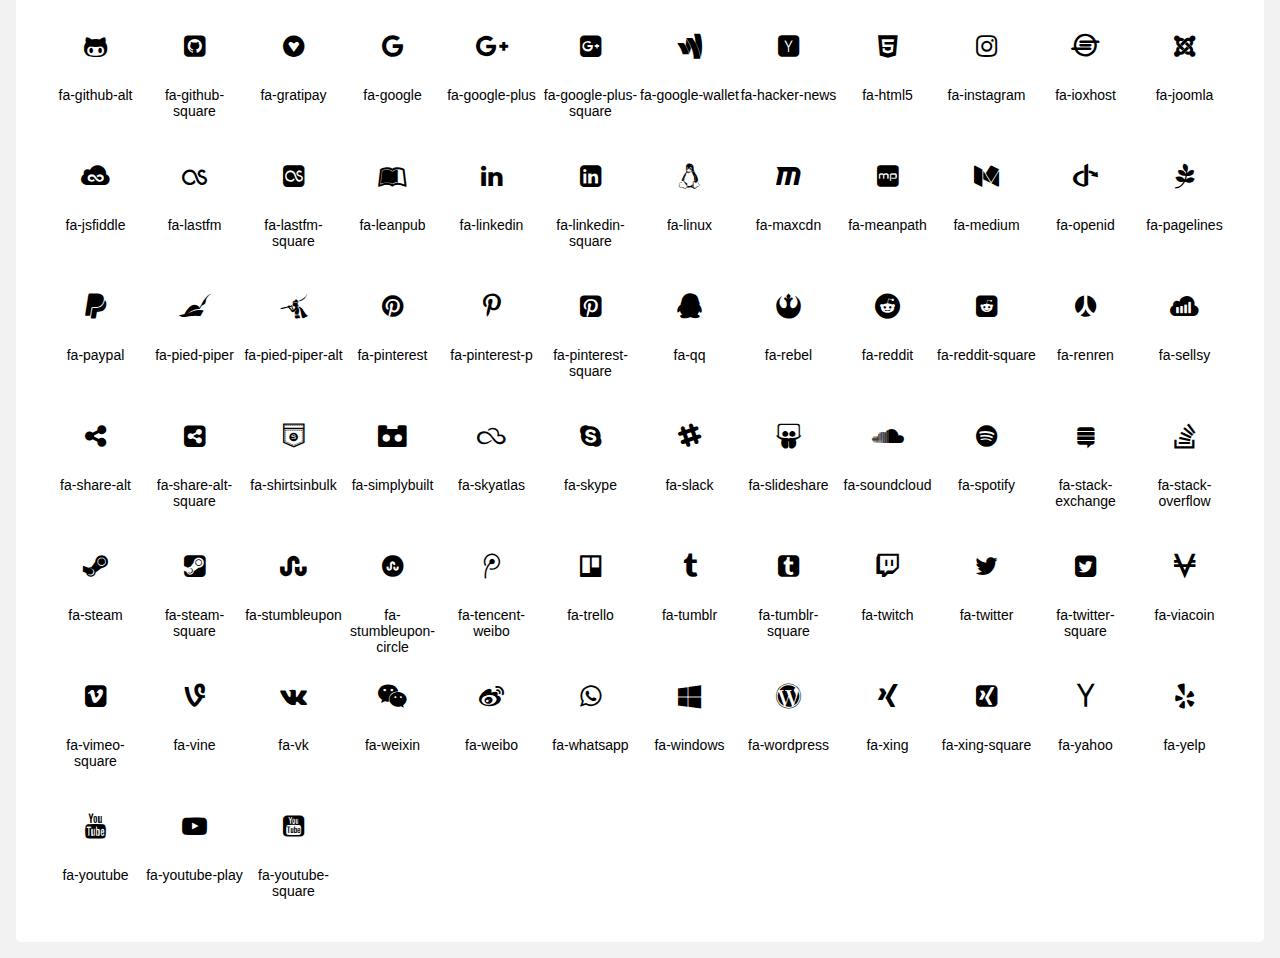
<file: ssm-Security/src/main/webapp/resources/page/icon.html>
<!DOCTYPE html>
<html>
<head>
    <meta charset="utf-8">
    <title>图标列表</title>
    <meta name="renderer" content="webkit">
    <meta http-equiv="X-UA-Compatible" content="IE=edge,chrome=1">
    <meta name="viewport" content="width=device-width, initial-scale=1, maximum-scale=1">
    <meta name="apple-mobile-web-app-status-bar-style" content="black">
    <meta name="apple-mobile-web-app-capable" content="yes">
    <meta name="format-detection" content="telephone=no">
    <link rel="stylesheet" href="../lib/layui-v2.5.5/css/layui.css" media="all">
    <link rel="stylesheet" href="../lib/font-awesome-4.7.0/css/font-awesome.min.css" media="all">
    <link rel="stylesheet" href="../css/public.css" media="all">
    <style>
        h4{ font-size:18px;font-family:"Microsoft YaHei","Simsun",Arial; font-weight:normal; line-height:1; padding:0; margin:0;}
        .icons li{  margin:5px 0; text-align:center; height:120px; cursor:pointer;}
        .icons li i{ display:block; font-size:35px; margin:10px 0; line-height:60px; height:60px;}
        .icons li:hover{ background:#2f4056; border-radius:5px; color:#fff;}
        .icons li:hover i{ font-size:50px;}
        .section{ padding:20px;}
        .section h4 span{ color:#0084e9;}
        .fa {font-size: 25px !important;}
        .fa:hover {font-size: 50px !important;}
    </style>
</head>
<body>
<div class="layuimini-container">
    <div class="layuimini-main">

        <div class="section">
            <h4><span>全部图标</span></h4>
            <hr>
            <ul class="icons layui-row">
                <li class='layui-col-xs4 layui-col-sm3 layui-col-md2 layui-col-lg1 '><i class="fa fa-adjust"></i><span>fa-adjust</span></li>
                <li class='layui-col-xs4 layui-col-sm3 layui-col-md2 layui-col-lg1 '><i class="fa fa-anchor"></i><span>fa-anchor</span></li>
                <li class='layui-col-xs4 layui-col-sm3 layui-col-md2 layui-col-lg1 '><i class="fa fa-archive"></i><span>fa-archive</span></li>
                <li class='layui-col-xs4 layui-col-sm3 layui-col-md2 layui-col-lg1 '><i class="fa fa-area-chart"></i><span>fa-area-chart</span></li>
                <li class='layui-col-xs4 layui-col-sm3 layui-col-md2 layui-col-lg1 '><i class="fa fa-arrows"></i><span>fa-arrows</span></li>
                <li class='layui-col-xs4 layui-col-sm3 layui-col-md2 layui-col-lg1 '><i class="fa fa-arrows-h"></i><span>fa-arrows-h</span></li>
                <li class='layui-col-xs4 layui-col-sm3 layui-col-md2 layui-col-lg1 '><i class="fa fa-arrows-v"></i><span>fa-arrows-v</span></li>
                <li class='layui-col-xs4 layui-col-sm3 layui-col-md2 layui-col-lg1 '><i class="fa fa-asterisk"></i><span>fa-asterisk</span></li>
                <li class='layui-col-xs4 layui-col-sm3 layui-col-md2 layui-col-lg1 '><i class="fa fa-at"></i><span>fa-at</span></li>
                <li class='layui-col-xs4 layui-col-sm3 layui-col-md2 layui-col-lg1 '><i class="fa fa-automobile"></i><span>fa-automobile</span></li>
                <li class='layui-col-xs4 layui-col-sm3 layui-col-md2 layui-col-lg1 '><i class="fa fa-ban"></i><span>fa-ban</span></li>
                <li class='layui-col-xs4 layui-col-sm3 layui-col-md2 layui-col-lg1 '><i class="fa fa-bank"></i><span>fa-bank</span></li>
                <li class='layui-col-xs4 layui-col-sm3 layui-col-md2 layui-col-lg1 '><i class="fa fa-bar-chart"></i><span>fa-bar-chart</span></li>
                <li class='layui-col-xs4 layui-col-sm3 layui-col-md2 layui-col-lg1 '><i class="fa fa-bar-chart-o"></i><span>fa-bar-chart-o</span></li>
                <li class='layui-col-xs4 layui-col-sm3 layui-col-md2 layui-col-lg1 '><i class="fa fa-barcode"></i><span>fa-barcode</span></li>
                <li class='layui-col-xs4 layui-col-sm3 layui-col-md2 layui-col-lg1 '><i class="fa fa-bars"></i><span>fa-bars</span></li>
                <li class='layui-col-xs4 layui-col-sm3 layui-col-md2 layui-col-lg1 '><i class="fa fa-bed"></i><span>fa-bed</span></li>
                <li class='layui-col-xs4 layui-col-sm3 layui-col-md2 layui-col-lg1 '><i class="fa fa-beer"></i><span>fa-beer</span></li>
                <li class='layui-col-xs4 layui-col-sm3 layui-col-md2 layui-col-lg1 '><i class="fa fa-bell"></i><span>fa-bell</span></li>
                <li class='layui-col-xs4 layui-col-sm3 layui-col-md2 layui-col-lg1 '><i class="fa fa-bell-o"></i><span>fa-bell-o</span></li>
                <li class='layui-col-xs4 layui-col-sm3 layui-col-md2 layui-col-lg1 '><i class="fa fa-bell-slash"></i><span>fa-bell-slash</span></li>
                <li class='layui-col-xs4 layui-col-sm3 layui-col-md2 layui-col-lg1 '><i class="fa fa-bell-slash-o"></i><span>fa-bell-slash-o</span></li>
                <li class='layui-col-xs4 layui-col-sm3 layui-col-md2 layui-col-lg1 '><i class="fa fa-bicycle"></i><span>fa-bicycle</span></li>
                <li class='layui-col-xs4 layui-col-sm3 layui-col-md2 layui-col-lg1 '><i class="fa fa-binoculars"></i><span>fa-binoculars</span></li>
                <li class='layui-col-xs4 layui-col-sm3 layui-col-md2 layui-col-lg1 '><i class="fa fa-birthday-cake"></i><span>fa-birthday-cake</span></li>
                <li class='layui-col-xs4 layui-col-sm3 layui-col-md2 layui-col-lg1 '><i class="fa fa-bolt"></i><span>fa-bolt</span></li>
                <li class='layui-col-xs4 layui-col-sm3 layui-col-md2 layui-col-lg1 '><i class="fa fa-bomb"></i><span>fa-bomb</span></li>
                <li class='layui-col-xs4 layui-col-sm3 layui-col-md2 layui-col-lg1 '><i class="fa fa-book"></i><span>fa-book</span></li>
                <li class='layui-col-xs4 layui-col-sm3 layui-col-md2 layui-col-lg1 '><i class="fa fa-bookmark"></i><span>fa-bookmark</span></li>
                <li class='layui-col-xs4 layui-col-sm3 layui-col-md2 layui-col-lg1 '><i class="fa fa-bookmark-o"></i><span>fa-bookmark-o</span></li>
                <li class='layui-col-xs4 layui-col-sm3 layui-col-md2 layui-col-lg1 '><i class="fa fa-briefcase"></i><span>fa-briefcase</span></li>
                <li class='layui-col-xs4 layui-col-sm3 layui-col-md2 layui-col-lg1 '><i class="fa fa-bug"></i><span>fa-bug</span></li>
                <li class='layui-col-xs4 layui-col-sm3 layui-col-md2 layui-col-lg1 '><i class="fa fa-building"></i><span>fa-building</span></li>
                <li class='layui-col-xs4 layui-col-sm3 layui-col-md2 layui-col-lg1 '><i class="fa fa-building-o"></i><span>fa-building-o</span></li>
                <li class='layui-col-xs4 layui-col-sm3 layui-col-md2 layui-col-lg1 '><i class="fa fa-bullhorn"></i><span>fa-bullhorn</span></li>
                <li class='layui-col-xs4 layui-col-sm3 layui-col-md2 layui-col-lg1 '><i class="fa fa-bullseye"></i><span>fa-bullseye</span></li>
                <li class='layui-col-xs4 layui-col-sm3 layui-col-md2 layui-col-lg1 '><i class="fa fa-bus"></i><span>fa-bus</span></li>
                <li class='layui-col-xs4 layui-col-sm3 layui-col-md2 layui-col-lg1 '><i class="fa fa-cab"></i><span>fa-cab</span></li>
                <li class='layui-col-xs4 layui-col-sm3 layui-col-md2 layui-col-lg1 '><i class="fa fa-calculator"></i><span>fa-calculator</span></li>
                <li class='layui-col-xs4 layui-col-sm3 layui-col-md2 layui-col-lg1 '><i class="fa fa-calendar"></i><span>fa-calendar</span></li>
                <li class='layui-col-xs4 layui-col-sm3 layui-col-md2 layui-col-lg1 '><i class="fa fa-calendar-o"></i><span>fa-calendar-o</span></li>
                <li class='layui-col-xs4 layui-col-sm3 layui-col-md2 layui-col-lg1 '><i class="fa fa-camera"></i><span>fa-camera</span></li>
                <li class='layui-col-xs4 layui-col-sm3 layui-col-md2 layui-col-lg1 '><i class="fa fa-camera-retro"></i><span>fa-camera-retro</span></li>
                <li class='layui-col-xs4 layui-col-sm3 layui-col-md2 layui-col-lg1 '><i class="fa fa-car"></i><span>fa-car</span></li>
                <li class='layui-col-xs4 layui-col-sm3 layui-col-md2 layui-col-lg1 '><i class="fa fa-caret-square-o-down"></i><span>fa-caret-square-o-down</span></li>
                <li class='layui-col-xs4 layui-col-sm3 layui-col-md2 layui-col-lg1 '><i class="fa fa-caret-square-o-left"></i><span>fa-caret-square-o-left</span></li>
                <li class='layui-col-xs4 layui-col-sm3 layui-col-md2 layui-col-lg1 '><i class="fa fa-caret-square-o-right"></i><span>fa-caret-square-o-right</span></li>
                <li class='layui-col-xs4 layui-col-sm3 layui-col-md2 layui-col-lg1 '><i class="fa fa-caret-square-o-up"></i><span>fa-caret-square-o-up</span></li>
                <li class='layui-col-xs4 layui-col-sm3 layui-col-md2 layui-col-lg1 '><i class="fa fa-cart-arrow-down"></i><span>fa-cart-arrow-down</span></li>
                <li class='layui-col-xs4 layui-col-sm3 layui-col-md2 layui-col-lg1 '><i class="fa fa-cart-plus"></i><span>fa-cart-plus</span></li>
                <li class='layui-col-xs4 layui-col-sm3 layui-col-md2 layui-col-lg1 '><i class="fa fa-cc"></i><span>fa-cc</span></li>
                <li class='layui-col-xs4 layui-col-sm3 layui-col-md2 layui-col-lg1 '><i class="fa fa-certificate"></i><span>fa-certificate</span></li>
                <li class='layui-col-xs4 layui-col-sm3 layui-col-md2 layui-col-lg1 '><i class="fa fa-check"></i><span>fa-check</span></li>
                <li class='layui-col-xs4 layui-col-sm3 layui-col-md2 layui-col-lg1 '><i class="fa fa-check-circle"></i><span>fa-check-circle</span></li>
                <li class='layui-col-xs4 layui-col-sm3 layui-col-md2 layui-col-lg1 '><i class="fa fa-check-circle-o"></i><span>fa-check-circle-o</span></li>
                <li class='layui-col-xs4 layui-col-sm3 layui-col-md2 layui-col-lg1 '><i class="fa fa-check-square"></i><span>fa-check-square</span></li>
                <li class='layui-col-xs4 layui-col-sm3 layui-col-md2 layui-col-lg1 '><i class="fa fa-check-square-o"></i><span>fa-check-square-o</span></li>
                <li class='layui-col-xs4 layui-col-sm3 layui-col-md2 layui-col-lg1 '><i class="fa fa-child"></i><span>fa-child</span></li>
                <li class='layui-col-xs4 layui-col-sm3 layui-col-md2 layui-col-lg1 '><i class="fa fa-circle"></i><span>fa-circle</span></li>
                <li class='layui-col-xs4 layui-col-sm3 layui-col-md2 layui-col-lg1 '><i class="fa fa-circle-o"></i><span>fa-circle-o</span></li>
                <li class='layui-col-xs4 layui-col-sm3 layui-col-md2 layui-col-lg1 '><i class="fa fa-circle-o-notch"></i><span>fa-circle-o-notch</span></li>
                <li class='layui-col-xs4 layui-col-sm3 layui-col-md2 layui-col-lg1 '><i class="fa fa-circle-thin"></i><span>fa-circle-thin</span></li>
                <li class='layui-col-xs4 layui-col-sm3 layui-col-md2 layui-col-lg1 '><i class="fa fa-clock-o"></i><span>fa-clock-o</span></li>
                <li class='layui-col-xs4 layui-col-sm3 layui-col-md2 layui-col-lg1 '><i class="fa fa-close"></i><span>fa-close</span></li>
                <li class='layui-col-xs4 layui-col-sm3 layui-col-md2 layui-col-lg1 '><i class="fa fa-cloud"></i><span>fa-cloud</span></li>
                <li class='layui-col-xs4 layui-col-sm3 layui-col-md2 layui-col-lg1 '><i class="fa fa-cloud-download"></i><span>fa-cloud-download</span></li>
                <li class='layui-col-xs4 layui-col-sm3 layui-col-md2 layui-col-lg1 '><i class="fa fa-cloud-upload"></i><span>fa-cloud-upload</span></li>
                <li class='layui-col-xs4 layui-col-sm3 layui-col-md2 layui-col-lg1 '><i class="fa fa-code"></i><span>fa-code</span></li>
                <li class='layui-col-xs4 layui-col-sm3 layui-col-md2 layui-col-lg1 '><i class="fa fa-code-fork"></i><span>fa-code-fork</span></li>
                <li class='layui-col-xs4 layui-col-sm3 layui-col-md2 layui-col-lg1 '><i class="fa fa-coffee"></i><span>fa-coffee</span></li>
                <li class='layui-col-xs4 layui-col-sm3 layui-col-md2 layui-col-lg1 '><i class="fa fa-cog"></i><span>fa-cog</span></li>
                <li class='layui-col-xs4 layui-col-sm3 layui-col-md2 layui-col-lg1 '><i class="fa fa-cogs"></i><span>fa-cogs</span></li>
                <li class='layui-col-xs4 layui-col-sm3 layui-col-md2 layui-col-lg1 '><i class="fa fa-comment"></i><span>fa-comment</span></li>
                <li class='layui-col-xs4 layui-col-sm3 layui-col-md2 layui-col-lg1 '><i class="fa fa-comment-o"></i><span>fa-comment-o</span></li>
                <li class='layui-col-xs4 layui-col-sm3 layui-col-md2 layui-col-lg1 '><i class="fa fa-comments"></i><span>fa-comments</span></li>
                <li class='layui-col-xs4 layui-col-sm3 layui-col-md2 layui-col-lg1 '><i class="fa fa-comments-o"></i><span>fa-comments-o</span></li>
                <li class='layui-col-xs4 layui-col-sm3 layui-col-md2 layui-col-lg1 '><i class="fa fa-compass"></i><span>fa-compass</span></li>
                <li class='layui-col-xs4 layui-col-sm3 layui-col-md2 layui-col-lg1 '><i class="fa fa-copyright"></i><span>fa-copyright</span></li>
                <li class='layui-col-xs4 layui-col-sm3 layui-col-md2 layui-col-lg1 '><i class="fa fa-credit-card"></i><span>fa-credit-card</span></li>
                <li class='layui-col-xs4 layui-col-sm3 layui-col-md2 layui-col-lg1 '><i class="fa fa-crop"></i><span>fa-crop</span></li>
                <li class='layui-col-xs4 layui-col-sm3 layui-col-md2 layui-col-lg1 '><i class="fa fa-crosshairs"></i><span>fa-crosshairs</span></li>
                <li class='layui-col-xs4 layui-col-sm3 layui-col-md2 layui-col-lg1 '><i class="fa fa-cube"></i><span>fa-cube</span></li>
                <li class='layui-col-xs4 layui-col-sm3 layui-col-md2 layui-col-lg1 '><i class="fa fa-cubes"></i><span>fa-cubes</span></li>
                <li class='layui-col-xs4 layui-col-sm3 layui-col-md2 layui-col-lg1 '><i class="fa fa-cutlery"></i><span>fa-cutlery</span></li>
                <li class='layui-col-xs4 layui-col-sm3 layui-col-md2 layui-col-lg1 '><i class="fa fa-dashboard"></i><span>fa-dashboard</span></li>
                <li class='layui-col-xs4 layui-col-sm3 layui-col-md2 layui-col-lg1 '><i class="fa fa-database"></i><span>fa-database</span></li>
                <li class='layui-col-xs4 layui-col-sm3 layui-col-md2 layui-col-lg1 '><i class="fa fa-desktop"></i><span>fa-desktop</span></li>
                <li class='layui-col-xs4 layui-col-sm3 layui-col-md2 layui-col-lg1 '><i class="fa fa-diamond"></i><span>fa-diamond</span></li>
                <li class='layui-col-xs4 layui-col-sm3 layui-col-md2 layui-col-lg1 '><i class="fa fa-dot-circle-o"></i><span>fa-dot-circle-o</span></li>
                <li class='layui-col-xs4 layui-col-sm3 layui-col-md2 layui-col-lg1 '><i class="fa fa-download"></i><span>fa-download</span></li>
                <li class='layui-col-xs4 layui-col-sm3 layui-col-md2 layui-col-lg1 '><i class="fa fa-edit"></i><span>fa-edit</span></li>
                <li class='layui-col-xs4 layui-col-sm3 layui-col-md2 layui-col-lg1 '><i class="fa fa-ellipsis-h"></i><span>fa-ellipsis-h</span></li>
                <li class='layui-col-xs4 layui-col-sm3 layui-col-md2 layui-col-lg1 '><i class="fa fa-ellipsis-v"></i><span>fa-ellipsis-v</span></li>
                <li class='layui-col-xs4 layui-col-sm3 layui-col-md2 layui-col-lg1 '><i class="fa fa-envelope"></i><span>fa-envelope</span></li>
                <li class='layui-col-xs4 layui-col-sm3 layui-col-md2 layui-col-lg1 '><i class="fa fa-envelope-o"></i><span>fa-envelope-o</span></li>
                <li class='layui-col-xs4 layui-col-sm3 layui-col-md2 layui-col-lg1 '><i class="fa fa-envelope-square"></i><span>fa-envelope-square</span></li>
                <li class='layui-col-xs4 layui-col-sm3 layui-col-md2 layui-col-lg1 '><i class="fa fa-eraser"></i><span>fa-eraser</span></li>
                <li class='layui-col-xs4 layui-col-sm3 layui-col-md2 layui-col-lg1 '><i class="fa fa-exchange"></i><span>fa-exchange</span></li>
                <li class='layui-col-xs4 layui-col-sm3 layui-col-md2 layui-col-lg1 '><i class="fa fa-exclamation"></i><span>fa-exclamation</span></li>
                <li class='layui-col-xs4 layui-col-sm3 layui-col-md2 layui-col-lg1 '><i class="fa fa-exclamation-circle"></i><span>fa-exclamation-circle</span></li>
                <li class='layui-col-xs4 layui-col-sm3 layui-col-md2 layui-col-lg1 '><i class="fa fa-exclamation-triangle"></i><span>fa-exclamation-triangle</span></li>
                <li class='layui-col-xs4 layui-col-sm3 layui-col-md2 layui-col-lg1 '><i class="fa fa-external-link"></i><span>fa-external-link</span></li>
                <li class='layui-col-xs4 layui-col-sm3 layui-col-md2 layui-col-lg1 '><i class="fa fa-external-link-square"></i><span>fa-external-link-square</span></li>
                <li class='layui-col-xs4 layui-col-sm3 layui-col-md2 layui-col-lg1 '><i class="fa fa-eye"></i><span>fa-eye</span></li>
                <li class='layui-col-xs4 layui-col-sm3 layui-col-md2 layui-col-lg1 '><i class="fa fa-eye-slash"></i><span>fa-eye-slash</span></li>
                <li class='layui-col-xs4 layui-col-sm3 layui-col-md2 layui-col-lg1 '><i class="fa fa-eyedropper"></i><span>fa-eyedropper</span></li>
                <li class='layui-col-xs4 layui-col-sm3 layui-col-md2 layui-col-lg1 '><i class="fa fa-fax"></i><span>fa-fax</span></li>
                <li class='layui-col-xs4 layui-col-sm3 layui-col-md2 layui-col-lg1 '><i class="fa fa-female"></i><span>fa-female</span></li>
                <li class='layui-col-xs4 layui-col-sm3 layui-col-md2 layui-col-lg1 '><i class="fa fa-fighter-jet"></i><span>fa-fighter-jet</span></li>
                <li class='layui-col-xs4 layui-col-sm3 layui-col-md2 layui-col-lg1 '><i class="fa fa-file-archive-o"></i><span>fa-file-archive-o</span></li>
                <li class='layui-col-xs4 layui-col-sm3 layui-col-md2 layui-col-lg1 '><i class="fa fa-file-audio-o"></i><span>fa-file-audio-o</span></li>
                <li class='layui-col-xs4 layui-col-sm3 layui-col-md2 layui-col-lg1 '><i class="fa fa-file-code-o"></i><span>fa-file-code-o</span></li>
                <li class='layui-col-xs4 layui-col-sm3 layui-col-md2 layui-col-lg1 '><i class="fa fa-file-excel-o"></i><span>fa-file-excel-o</span></li>
                <li class='layui-col-xs4 layui-col-sm3 layui-col-md2 layui-col-lg1 '><i class="fa fa-file-image-o"></i><span>fa-file-image-o</span></li>
                <li class='layui-col-xs4 layui-col-sm3 layui-col-md2 layui-col-lg1 '><i class="fa fa-file-movie-o"></i><span>fa-file-movie-o</span></li>
                <li class='layui-col-xs4 layui-col-sm3 layui-col-md2 layui-col-lg1 '><i class="fa fa-file-pdf-o"></i><span>fa-file-pdf-o</span></li>
                <li class='layui-col-xs4 layui-col-sm3 layui-col-md2 layui-col-lg1 '><i class="fa fa-file-photo-o"></i><span>fa-file-photo-o</span></li>
                <li class='layui-col-xs4 layui-col-sm3 layui-col-md2 layui-col-lg1 '><i class="fa fa-file-picture-o"></i><span>fa-file-picture-o</span></li>
                <li class='layui-col-xs4 layui-col-sm3 layui-col-md2 layui-col-lg1 '><i class="fa fa-file-powerpoint-o"></i><span>fa-file-powerpoint-o</span></li>
                <li class='layui-col-xs4 layui-col-sm3 layui-col-md2 layui-col-lg1 '><i class="fa fa-file-sound-o"></i><span>fa-file-sound-o</span></li>
                <li class='layui-col-xs4 layui-col-sm3 layui-col-md2 layui-col-lg1 '><i class="fa fa-file-video-o"></i><span>fa-file-video-o</span></li>
                <li class='layui-col-xs4 layui-col-sm3 layui-col-md2 layui-col-lg1 '><i class="fa fa-file-word-o"></i><span>fa-file-word-o</span></li>
                <li class='layui-col-xs4 layui-col-sm3 layui-col-md2 layui-col-lg1 '><i class="fa fa-file-zip-o"></i><span>fa-file-zip-o</span></li>
                <li class='layui-col-xs4 layui-col-sm3 layui-col-md2 layui-col-lg1 '><i class="fa fa-film"></i><span>fa-film</span></li>
                <li class='layui-col-xs4 layui-col-sm3 layui-col-md2 layui-col-lg1 '><i class="fa fa-filter"></i><span>fa-filter</span></li>
                <li class='layui-col-xs4 layui-col-sm3 layui-col-md2 layui-col-lg1 '><i class="fa fa-fire"></i><span>fa-fire</span></li>
                <li class='layui-col-xs4 layui-col-sm3 layui-col-md2 layui-col-lg1 '><i class="fa fa-fire-extinguisher"></i><span>fa-fire-extinguisher</span></li>
                <li class='layui-col-xs4 layui-col-sm3 layui-col-md2 layui-col-lg1 '><i class="fa fa-flag"></i><span>fa-flag</span></li>
                <li class='layui-col-xs4 layui-col-sm3 layui-col-md2 layui-col-lg1 '><i class="fa fa-flag-checkered"></i><span>fa-flag-checkered</span></li>
                <li class='layui-col-xs4 layui-col-sm3 layui-col-md2 layui-col-lg1 '><i class="fa fa-flag-o"></i><span>fa-flag-o</span></li>
                <li class='layui-col-xs4 layui-col-sm3 layui-col-md2 layui-col-lg1 '><i class="fa fa-flash"></i><span>fa-flash</span></li>
                <li class='layui-col-xs4 layui-col-sm3 layui-col-md2 layui-col-lg1 '><i class="fa fa-flask"></i><span>fa-flask</span></li>
                <li class='layui-col-xs4 layui-col-sm3 layui-col-md2 layui-col-lg1 '><i class="fa fa-folder"></i><span>fa-folder</span></li>
                <li class='layui-col-xs4 layui-col-sm3 layui-col-md2 layui-col-lg1 '><i class="fa fa-folder-o"></i><span>fa-folder-o</span></li>
                <li class='layui-col-xs4 layui-col-sm3 layui-col-md2 layui-col-lg1 '><i class="fa fa-folder-open"></i><span>fa-folder-open</span></li>
                <li class='layui-col-xs4 layui-col-sm3 layui-col-md2 layui-col-lg1 '><i class="fa fa-folder-open-o"></i><span>fa-folder-open-o</span></li>
                <li class='layui-col-xs4 layui-col-sm3 layui-col-md2 layui-col-lg1 '><i class="fa fa-frown-o"></i><span>fa-frown-o</span></li>
                <li class='layui-col-xs4 layui-col-sm3 layui-col-md2 layui-col-lg1 '><i class="fa fa-futbol-o"></i><span>fa-futbol-o</span></li>
                <li class='layui-col-xs4 layui-col-sm3 layui-col-md2 layui-col-lg1 '><i class="fa fa-gamepad"></i><span>fa-gamepad</span></li>
                <li class='layui-col-xs4 layui-col-sm3 layui-col-md2 layui-col-lg1 '><i class="fa fa-gavel"></i><span>fa-gavel</span></li>
                <li class='layui-col-xs4 layui-col-sm3 layui-col-md2 layui-col-lg1 '><i class="fa fa-gear"></i><span>fa-gear</span></li>
                <li class='layui-col-xs4 layui-col-sm3 layui-col-md2 layui-col-lg1 '><i class="fa fa-gears"></i><span>fa-gears</span></li>
                <li class='layui-col-xs4 layui-col-sm3 layui-col-md2 layui-col-lg1 '><i class="fa fa-genderless"></i><span>fa-genderless</span></li>
                <li class='layui-col-xs4 layui-col-sm3 layui-col-md2 layui-col-lg1 '><i class="fa fa-gift"></i><span>fa-gift</span></li>
                <li class='layui-col-xs4 layui-col-sm3 layui-col-md2 layui-col-lg1 '><i class="fa fa-glass"></i><span>fa-glass</span></li>
                <li class='layui-col-xs4 layui-col-sm3 layui-col-md2 layui-col-lg1 '><i class="fa fa-globe"></i><span>fa-globe</span></li>
                <li class='layui-col-xs4 layui-col-sm3 layui-col-md2 layui-col-lg1 '><i class="fa fa-graduation-cap"></i><span>fa-graduation-cap</span></li>
                <li class='layui-col-xs4 layui-col-sm3 layui-col-md2 layui-col-lg1 '><i class="fa fa-group"></i><span>fa-group</span></li>
                <li class='layui-col-xs4 layui-col-sm3 layui-col-md2 layui-col-lg1 '><i class="fa fa-hdd-o"></i><span>fa-hdd-o</span></li>
                <li class='layui-col-xs4 layui-col-sm3 layui-col-md2 layui-col-lg1 '><i class="fa fa-headphones"></i><span>fa-headphones</span></li>
                <li class='layui-col-xs4 layui-col-sm3 layui-col-md2 layui-col-lg1 '><i class="fa fa-heart"></i><span>fa-heart</span></li>
                <li class='layui-col-xs4 layui-col-sm3 layui-col-md2 layui-col-lg1 '><i class="fa fa-heart-o"></i><span>fa-heart-o</span></li>
                <li class='layui-col-xs4 layui-col-sm3 layui-col-md2 layui-col-lg1 '><i class="fa fa-heartbeat"></i><span>fa-heartbeat</span></li>
                <li class='layui-col-xs4 layui-col-sm3 layui-col-md2 layui-col-lg1 '><i class="fa fa-history"></i><span>fa-history</span></li>
                <li class='layui-col-xs4 layui-col-sm3 layui-col-md2 layui-col-lg1 '><i class="fa fa-home"></i><span>fa-home</span></li>
                <li class='layui-col-xs4 layui-col-sm3 layui-col-md2 layui-col-lg1 '><i class="fa fa-hotel"></i><span>fa-hotel</span></li>
                <li class='layui-col-xs4 layui-col-sm3 layui-col-md2 layui-col-lg1 '><i class="fa fa-image"></i><span>fa-image</span></li>
                <li class='layui-col-xs4 layui-col-sm3 layui-col-md2 layui-col-lg1 '><i class="fa fa-inbox"></i><span>fa-inbox</span></li>
                <li class='layui-col-xs4 layui-col-sm3 layui-col-md2 layui-col-lg1 '><i class="fa fa-info"></i><span>fa-info</span></li>
                <li class='layui-col-xs4 layui-col-sm3 layui-col-md2 layui-col-lg1 '><i class="fa fa-info-circle"></i><span>fa-info-circle</span></li>
                <li class='layui-col-xs4 layui-col-sm3 layui-col-md2 layui-col-lg1 '><i class="fa fa-institution"></i><span>fa-institution</span></li>
                <li class='layui-col-xs4 layui-col-sm3 layui-col-md2 layui-col-lg1 '><i class="fa fa-key"></i><span>fa-key</span></li>
                <li class='layui-col-xs4 layui-col-sm3 layui-col-md2 layui-col-lg1 '><i class="fa fa-keyboard-o"></i><span>fa-keyboard-o</span></li>
                <li class='layui-col-xs4 layui-col-sm3 layui-col-md2 layui-col-lg1 '><i class="fa fa-language"></i><span>fa-language</span></li>
                <li class='layui-col-xs4 layui-col-sm3 layui-col-md2 layui-col-lg1 '><i class="fa fa-laptop"></i><span>fa-laptop</span></li>
                <li class='layui-col-xs4 layui-col-sm3 layui-col-md2 layui-col-lg1 '><i class="fa fa-leaf"></i><span>fa-leaf</span></li>
                <li class='layui-col-xs4 layui-col-sm3 layui-col-md2 layui-col-lg1 '><i class="fa fa-legal"></i><span>fa-legal</span></li>
                <li class='layui-col-xs4 layui-col-sm3 layui-col-md2 layui-col-lg1 '><i class="fa fa-lemon-o"></i><span>fa-lemon-o</span></li>
                <li class='layui-col-xs4 layui-col-sm3 layui-col-md2 layui-col-lg1 '><i class="fa fa-level-down"></i><span>fa-level-down</span></li>
                <li class='layui-col-xs4 layui-col-sm3 layui-col-md2 layui-col-lg1 '><i class="fa fa-level-up"></i><span>fa-level-up</span></li>
                <li class='layui-col-xs4 layui-col-sm3 layui-col-md2 layui-col-lg1 '><i class="fa fa-life-bouy"></i><span>fa-life-bouy</span></li>
                <li class='layui-col-xs4 layui-col-sm3 layui-col-md2 layui-col-lg1 '><i class="fa fa-life-buoy"></i><span>fa-life-buoy</span></li>
                <li class='layui-col-xs4 layui-col-sm3 layui-col-md2 layui-col-lg1 '><i class="fa fa-life-ring"></i><span>fa-life-ring</span></li>
                <li class='layui-col-xs4 layui-col-sm3 layui-col-md2 layui-col-lg1 '><i class="fa fa-life-saver"></i><span>fa-life-saver</span></li>
                <li class='layui-col-xs4 layui-col-sm3 layui-col-md2 layui-col-lg1 '><i class="fa fa-lightbulb-o"></i><span>fa-lightbulb-o</span></li>
                <li class='layui-col-xs4 layui-col-sm3 layui-col-md2 layui-col-lg1 '><i class="fa fa-line-chart"></i><span>fa-line-chart</span></li>
                <li class='layui-col-xs4 layui-col-sm3 layui-col-md2 layui-col-lg1 '><i class="fa fa-location-arrow"></i><span>fa-location-arrow</span></li>
                <li class='layui-col-xs4 layui-col-sm3 layui-col-md2 layui-col-lg1 '><i class="fa fa-lock"></i><span>fa-lock</span></li>
                <li class='layui-col-xs4 layui-col-sm3 layui-col-md2 layui-col-lg1 '><i class="fa fa-magic"></i><span>fa-magic</span></li>
                <li class='layui-col-xs4 layui-col-sm3 layui-col-md2 layui-col-lg1 '><i class="fa fa-magnet"></i><span>fa-magnet</span></li>
                <li class='layui-col-xs4 layui-col-sm3 layui-col-md2 layui-col-lg1 '><i class="fa fa-mail-forward"></i><span>fa-mail-forward</span></li>
                <li class='layui-col-xs4 layui-col-sm3 layui-col-md2 layui-col-lg1 '><i class="fa fa-mail-reply"></i><span>fa-mail-reply</span></li>
                <li class='layui-col-xs4 layui-col-sm3 layui-col-md2 layui-col-lg1 '><i class="fa fa-mail-reply-all"></i><span>fa-mail-reply-all</span></li>
                <li class='layui-col-xs4 layui-col-sm3 layui-col-md2 layui-col-lg1 '><i class="fa fa-male"></i><span>fa-male</span></li>
                <li class='layui-col-xs4 layui-col-sm3 layui-col-md2 layui-col-lg1 '><i class="fa fa-map-marker"></i><span>fa-map-marker</span></li>
                <li class='layui-col-xs4 layui-col-sm3 layui-col-md2 layui-col-lg1 '><i class="fa fa-meh-o"></i><span>fa-meh-o</span></li>
                <li class='layui-col-xs4 layui-col-sm3 layui-col-md2 layui-col-lg1 '><i class="fa fa-microphone"></i><span>fa-microphone</span></li>
                <li class='layui-col-xs4 layui-col-sm3 layui-col-md2 layui-col-lg1 '><i class="fa fa-microphone-slash"></i><span>fa-microphone-slash</span></li>
                <li class='layui-col-xs4 layui-col-sm3 layui-col-md2 layui-col-lg1 '><i class="fa fa-minus"></i><span>fa-minus</span></li>
                <li class='layui-col-xs4 layui-col-sm3 layui-col-md2 layui-col-lg1 '><i class="fa fa-minus-circle"></i><span>fa-minus-circle</span></li>
                <li class='layui-col-xs4 layui-col-sm3 layui-col-md2 layui-col-lg1 '><i class="fa fa-minus-square"></i><span>fa-minus-square</span></li>
                <li class='layui-col-xs4 layui-col-sm3 layui-col-md2 layui-col-lg1 '><i class="fa fa-minus-square-o"></i><span>fa-minus-square-o</span></li>
                <li class='layui-col-xs4 layui-col-sm3 layui-col-md2 layui-col-lg1 '><i class="fa fa-mobile"></i><span>fa-mobile</span></li>
                <li class='layui-col-xs4 layui-col-sm3 layui-col-md2 layui-col-lg1 '><i class="fa fa-mobile-phone"></i><span>fa-mobile-phone</span></li>
                <li class='layui-col-xs4 layui-col-sm3 layui-col-md2 layui-col-lg1 '><i class="fa fa-money"></i><span>fa-money</span></li>
                <li class='layui-col-xs4 layui-col-sm3 layui-col-md2 layui-col-lg1 '><i class="fa fa-moon-o"></i><span>fa-moon-o</span></li>
                <li class='layui-col-xs4 layui-col-sm3 layui-col-md2 layui-col-lg1 '><i class="fa fa-mortar-board"></i><span>fa-mortar-board</span></li>
                <li class='layui-col-xs4 layui-col-sm3 layui-col-md2 layui-col-lg1 '><i class="fa fa-motorcycle"></i><span>fa-motorcycle</span></li>
                <li class='layui-col-xs4 layui-col-sm3 layui-col-md2 layui-col-lg1 '><i class="fa fa-music"></i><span>fa-music</span></li>
                <li class='layui-col-xs4 layui-col-sm3 layui-col-md2 layui-col-lg1 '><i class="fa fa-navicon"></i><span>fa-navicon</span></li>
                <li class='layui-col-xs4 layui-col-sm3 layui-col-md2 layui-col-lg1 '><i class="fa fa-newspaper-o"></i><span>fa-newspaper-o</span></li>
                <li class='layui-col-xs4 layui-col-sm3 layui-col-md2 layui-col-lg1 '><i class="fa fa-paint-brush"></i><span>fa-paint-brush</span></li>
                <li class='layui-col-xs4 layui-col-sm3 layui-col-md2 layui-col-lg1 '><i class="fa fa-paper-plane"></i><span>fa-paper-plane</span></li>
                <li class='layui-col-xs4 layui-col-sm3 layui-col-md2 layui-col-lg1 '><i class="fa fa-paper-plane-o"></i><span>fa-paper-plane-o</span></li>
                <li class='layui-col-xs4 layui-col-sm3 layui-col-md2 layui-col-lg1 '><i class="fa fa-paw"></i><span>fa-paw</span></li>
                <li class='layui-col-xs4 layui-col-sm3 layui-col-md2 layui-col-lg1 '><i class="fa fa-pencil"></i><span>fa-pencil</span></li>
                <li class='layui-col-xs4 layui-col-sm3 layui-col-md2 layui-col-lg1 '><i class="fa fa-pencil-square"></i><span>fa-pencil-square</span></li>
                <li class='layui-col-xs4 layui-col-sm3 layui-col-md2 layui-col-lg1 '><i class="fa fa-pencil-square-o"></i><span>fa-pencil-square-o</span></li>
                <li class='layui-col-xs4 layui-col-sm3 layui-col-md2 layui-col-lg1 '><i class="fa fa-phone"></i><span>fa-phone</span></li>
                <li class='layui-col-xs4 layui-col-sm3 layui-col-md2 layui-col-lg1 '><i class="fa fa-phone-square"></i><span>fa-phone-square</span></li>
                <li class='layui-col-xs4 layui-col-sm3 layui-col-md2 layui-col-lg1 '><i class="fa fa-photo"></i><span>fa-photo</span></li>
                <li class='layui-col-xs4 layui-col-sm3 layui-col-md2 layui-col-lg1 '><i class="fa fa-picture-o"></i><span>fa-picture-o</span></li>
                <li class='layui-col-xs4 layui-col-sm3 layui-col-md2 layui-col-lg1 '><i class="fa fa-pie-chart"></i><span>fa-pie-chart</span></li>
                <li class='layui-col-xs4 layui-col-sm3 layui-col-md2 layui-col-lg1 '><i class="fa fa-plane"></i><span>fa-plane</span></li>
                <li class='layui-col-xs4 layui-col-sm3 layui-col-md2 layui-col-lg1 '><i class="fa fa-plug"></i><span>fa-plug</span></li>
                <li class='layui-col-xs4 layui-col-sm3 layui-col-md2 layui-col-lg1 '><i class="fa fa-plus"></i><span>fa-plus</span></li>
                <li class='layui-col-xs4 layui-col-sm3 layui-col-md2 layui-col-lg1 '><i class="fa fa-plus-circle"></i><span>fa-plus-circle</span></li>
                <li class='layui-col-xs4 layui-col-sm3 layui-col-md2 layui-col-lg1 '><i class="fa fa-plus-square"></i><span>fa-plus-square</span></li>
                <li class='layui-col-xs4 layui-col-sm3 layui-col-md2 layui-col-lg1 '><i class="fa fa-plus-square-o"></i><span>fa-plus-square-o</span></li>
                <li class='layui-col-xs4 layui-col-sm3 layui-col-md2 layui-col-lg1 '><i class="fa fa-power-off"></i><span>fa-power-off</span></li>
                <li class='layui-col-xs4 layui-col-sm3 layui-col-md2 layui-col-lg1 '><i class="fa fa-print"></i><span>fa-print</span></li>
                <li class='layui-col-xs4 layui-col-sm3 layui-col-md2 layui-col-lg1 '><i class="fa fa-puzzle-piece"></i><span>fa-puzzle-piece</span></li>
                <li class='layui-col-xs4 layui-col-sm3 layui-col-md2 layui-col-lg1 '><i class="fa fa-qrcode"></i><span>fa-qrcode</span></li>
                <li class='layui-col-xs4 layui-col-sm3 layui-col-md2 layui-col-lg1 '><i class="fa fa-question"></i><span>fa-question</span></li>
                <li class='layui-col-xs4 layui-col-sm3 layui-col-md2 layui-col-lg1 '><i class="fa fa-question-circle"></i><span>fa-question-circle</span></li>
                <li class='layui-col-xs4 layui-col-sm3 layui-col-md2 layui-col-lg1 '><i class="fa fa-quote-left"></i><span>fa-quote-left</span></li>
                <li class='layui-col-xs4 layui-col-sm3 layui-col-md2 layui-col-lg1 '><i class="fa fa-quote-right"></i><span>fa-quote-right</span></li>
                <li class='layui-col-xs4 layui-col-sm3 layui-col-md2 layui-col-lg1 '><i class="fa fa-random"></i><span>fa-random</span></li>
                <li class='layui-col-xs4 layui-col-sm3 layui-col-md2 layui-col-lg1 '><i class="fa fa-recycle"></i><span>fa-recycle</span></li>
                <li class='layui-col-xs4 layui-col-sm3 layui-col-md2 layui-col-lg1 '><i class="fa fa-refresh"></i><span>fa-refresh</span></li>
                <li class='layui-col-xs4 layui-col-sm3 layui-col-md2 layui-col-lg1 '><i class="fa fa-remove"></i><span>fa-remove</span></li>
                <li class='layui-col-xs4 layui-col-sm3 layui-col-md2 layui-col-lg1 '><i class="fa fa-reorder"></i><span>fa-reorder</span></li>
                <li class='layui-col-xs4 layui-col-sm3 layui-col-md2 layui-col-lg1 '><i class="fa fa-reply"></i><span>fa-reply</span></li>
                <li class='layui-col-xs4 layui-col-sm3 layui-col-md2 layui-col-lg1 '><i class="fa fa-reply-all"></i><span>fa-reply-all</span></li>
                <li class='layui-col-xs4 layui-col-sm3 layui-col-md2 layui-col-lg1 '><i class="fa fa-retweet"></i><span>fa-retweet</span></li>
                <li class='layui-col-xs4 layui-col-sm3 layui-col-md2 layui-col-lg1 '><i class="fa fa-road"></i><span>fa-road</span></li>
                <li class='layui-col-xs4 layui-col-sm3 layui-col-md2 layui-col-lg1 '><i class="fa fa-rocket"></i><span>fa-rocket</span></li>
                <li class='layui-col-xs4 layui-col-sm3 layui-col-md2 layui-col-lg1 '><i class="fa fa-rss"></i><span>fa-rss</span></li>
                <li class='layui-col-xs4 layui-col-sm3 layui-col-md2 layui-col-lg1 '><i class="fa fa-rss-square"></i><span>fa-rss-square</span></li>
                <li class='layui-col-xs4 layui-col-sm3 layui-col-md2 layui-col-lg1 '><i class="fa fa-search"></i><span>fa-search</span></li>
                <li class='layui-col-xs4 layui-col-sm3 layui-col-md2 layui-col-lg1 '><i class="fa fa-search-minus"></i><span>fa-search-minus</span></li>
                <li class='layui-col-xs4 layui-col-sm3 layui-col-md2 layui-col-lg1 '><i class="fa fa-search-plus"></i><span>fa-search-plus</span></li>
                <li class='layui-col-xs4 layui-col-sm3 layui-col-md2 layui-col-lg1 '><i class="fa fa-send"></i><span>fa-send</span></li>
                <li class='layui-col-xs4 layui-col-sm3 layui-col-md2 layui-col-lg1 '><i class="fa fa-send-o"></i><span>fa-send-o</span></li>
                <li class='layui-col-xs4 layui-col-sm3 layui-col-md2 layui-col-lg1 '><i class="fa fa-server"></i><span>fa-server</span></li>
                <li class='layui-col-xs4 layui-col-sm3 layui-col-md2 layui-col-lg1 '><i class="fa fa-share"></i><span>fa-share</span></li>
                <li class='layui-col-xs4 layui-col-sm3 layui-col-md2 layui-col-lg1 '><i class="fa fa-share-alt"></i><span>fa-share-alt</span></li>
                <li class='layui-col-xs4 layui-col-sm3 layui-col-md2 layui-col-lg1 '><i class="fa fa-share-alt-square"></i><span>fa-share-alt-square</span></li>
                <li class='layui-col-xs4 layui-col-sm3 layui-col-md2 layui-col-lg1 '><i class="fa fa-share-square"></i><span>fa-share-square</span></li>
                <li class='layui-col-xs4 layui-col-sm3 layui-col-md2 layui-col-lg1 '><i class="fa fa-share-square-o"></i><span>fa-share-square-o</span></li>
                <li class='layui-col-xs4 layui-col-sm3 layui-col-md2 layui-col-lg1 '><i class="fa fa-shield"></i><span>fa-shield</span></li>
                <li class='layui-col-xs4 layui-col-sm3 layui-col-md2 layui-col-lg1 '><i class="fa fa-ship"></i><span>fa-ship</span></li>
                <li class='layui-col-xs4 layui-col-sm3 layui-col-md2 layui-col-lg1 '><i class="fa fa-shopping-cart"></i><span>fa-shopping-cart</span></li>
                <li class='layui-col-xs4 layui-col-sm3 layui-col-md2 layui-col-lg1 '><i class="fa fa-sign-in"></i><span>fa-sign-in</span></li>
                <li class='layui-col-xs4 layui-col-sm3 layui-col-md2 layui-col-lg1 '><i class="fa fa-sign-out"></i><span>fa-sign-out</span></li>
                <li class='layui-col-xs4 layui-col-sm3 layui-col-md2 layui-col-lg1 '><i class="fa fa-signal"></i><span>fa-signal</span></li>
                <li class='layui-col-xs4 layui-col-sm3 layui-col-md2 layui-col-lg1 '><i class="fa fa-sitemap"></i><span>fa-sitemap</span></li>
                <li class='layui-col-xs4 layui-col-sm3 layui-col-md2 layui-col-lg1 '><i class="fa fa-sliders"></i><span>fa-sliders</span></li>
                <li class='layui-col-xs4 layui-col-sm3 layui-col-md2 layui-col-lg1 '><i class="fa fa-smile-o"></i><span>fa-smile-o</span></li>
                <li class='layui-col-xs4 layui-col-sm3 layui-col-md2 layui-col-lg1 '><i class="fa fa-soccer-ball-o"></i><span>fa-soccer-ball-o</span></li>
                <li class='layui-col-xs4 layui-col-sm3 layui-col-md2 layui-col-lg1 '><i class="fa fa-sort"></i><span>fa-sort</span></li>
                <li class='layui-col-xs4 layui-col-sm3 layui-col-md2 layui-col-lg1 '><i class="fa fa-sort-alpha-asc"></i><span>fa-sort-alpha-asc</span></li>
                <li class='layui-col-xs4 layui-col-sm3 layui-col-md2 layui-col-lg1 '><i class="fa fa-sort-alpha-desc"></i><span>fa-sort-alpha-desc</span></li>
                <li class='layui-col-xs4 layui-col-sm3 layui-col-md2 layui-col-lg1 '><i class="fa fa-sort-amount-asc"></i><span>fa-sort-amount-asc</span></li>
                <li class='layui-col-xs4 layui-col-sm3 layui-col-md2 layui-col-lg1 '><i class="fa fa-sort-amount-desc"></i><span>fa-sort-amount-desc</span></li>
                <li class='layui-col-xs4 layui-col-sm3 layui-col-md2 layui-col-lg1 '><i class="fa fa-sort-asc"></i><span>fa-sort-asc</span></li>
                <li class='layui-col-xs4 layui-col-sm3 layui-col-md2 layui-col-lg1 '><i class="fa fa-sort-desc"></i><span>fa-sort-desc</span></li>
                <li class='layui-col-xs4 layui-col-sm3 layui-col-md2 layui-col-lg1 '><i class="fa fa-sort-down"></i><span>fa-sort-down</span></li>
                <li class='layui-col-xs4 layui-col-sm3 layui-col-md2 layui-col-lg1 '><i class="fa fa-sort-numeric-asc"></i><span>fa-sort-numeric-asc</span></li>
                <li class='layui-col-xs4 layui-col-sm3 layui-col-md2 layui-col-lg1 '><i class="fa fa-sort-numeric-desc"></i><span>fa-sort-numeric-desc</span></li>
                <li class='layui-col-xs4 layui-col-sm3 layui-col-md2 layui-col-lg1 '><i class="fa fa-sort-up"></i><span>fa-sort-up</span></li>
                <li class='layui-col-xs4 layui-col-sm3 layui-col-md2 layui-col-lg1 '><i class="fa fa-space-shuttle"></i><span>fa-space-shuttle</span></li>
                <li class='layui-col-xs4 layui-col-sm3 layui-col-md2 layui-col-lg1 '><i class="fa fa-spinner"></i><span>fa-spinner</span></li>
                <li class='layui-col-xs4 layui-col-sm3 layui-col-md2 layui-col-lg1 '><i class="fa fa-spoon"></i><span>fa-spoon</span></li>
                <li class='layui-col-xs4 layui-col-sm3 layui-col-md2 layui-col-lg1 '><i class="fa fa-square"></i><span>fa-square</span></li>
                <li class='layui-col-xs4 layui-col-sm3 layui-col-md2 layui-col-lg1 '><i class="fa fa-square-o"></i><span>fa-square-o</span></li>
                <li class='layui-col-xs4 layui-col-sm3 layui-col-md2 layui-col-lg1 '><i class="fa fa-star"></i><span>fa-star</span></li>
                <li class='layui-col-xs4 layui-col-sm3 layui-col-md2 layui-col-lg1 '><i class="fa fa-star-half"></i><span>fa-star-half</span></li>
                <li class='layui-col-xs4 layui-col-sm3 layui-col-md2 layui-col-lg1 '><i class="fa fa-star-half-empty"></i><span>fa-star-half-empty</span></li>
                <li class='layui-col-xs4 layui-col-sm3 layui-col-md2 layui-col-lg1 '><i class="fa fa-star-half-full"></i><span>fa-star-half-full</span></li>
                <li class='layui-col-xs4 layui-col-sm3 layui-col-md2 layui-col-lg1 '><i class="fa fa-star-half-o"></i><span>fa-star-half-o</span></li>
                <li class='layui-col-xs4 layui-col-sm3 layui-col-md2 layui-col-lg1 '><i class="fa fa-star-o"></i><span>fa-star-o</span></li>
                <li class='layui-col-xs4 layui-col-sm3 layui-col-md2 layui-col-lg1 '><i class="fa fa-street-view"></i><span>fa-street-view</span></li>
                <li class='layui-col-xs4 layui-col-sm3 layui-col-md2 layui-col-lg1 '><i class="fa fa-suitcase"></i><span>fa-suitcase</span></li>
                <li class='layui-col-xs4 layui-col-sm3 layui-col-md2 layui-col-lg1 '><i class="fa fa-sun-o"></i><span>fa-sun-o</span></li>
                <li class='layui-col-xs4 layui-col-sm3 layui-col-md2 layui-col-lg1 '><i class="fa fa-support"></i><span>fa-support</span></li>
                <li class='layui-col-xs4 layui-col-sm3 layui-col-md2 layui-col-lg1 '><i class="fa fa-tablet"></i><span>fa-tablet</span></li>
                <li class='layui-col-xs4 layui-col-sm3 layui-col-md2 layui-col-lg1 '><i class="fa fa-tachometer"></i><span>fa-tachometer</span></li>
                <li class='layui-col-xs4 layui-col-sm3 layui-col-md2 layui-col-lg1 '><i class="fa fa-tag"></i><span>fa-tag</span></li>
                <li class='layui-col-xs4 layui-col-sm3 layui-col-md2 layui-col-lg1 '><i class="fa fa-tags"></i><span>fa-tags</span></li>
                <li class='layui-col-xs4 layui-col-sm3 layui-col-md2 layui-col-lg1 '><i class="fa fa-tasks"></i><span>fa-tasks</span></li>
                <li class='layui-col-xs4 layui-col-sm3 layui-col-md2 layui-col-lg1 '><i class="fa fa-taxi"></i><span>fa-taxi</span></li>
                <li class='layui-col-xs4 layui-col-sm3 layui-col-md2 layui-col-lg1 '><i class="fa fa-terminal"></i><span>fa-terminal</span></li>
                <li class='layui-col-xs4 layui-col-sm3 layui-col-md2 layui-col-lg1 '><i class="fa fa-thumb-tack"></i><span>fa-thumb-tack</span></li>
                <li class='layui-col-xs4 layui-col-sm3 layui-col-md2 layui-col-lg1 '><i class="fa fa-thumbs-down"></i><span>fa-thumbs-down</span></li>
                <li class='layui-col-xs4 layui-col-sm3 layui-col-md2 layui-col-lg1 '><i class="fa fa-thumbs-o-down"></i><span>fa-thumbs-o-down</span></li>
                <li class='layui-col-xs4 layui-col-sm3 layui-col-md2 layui-col-lg1 '><i class="fa fa-thumbs-o-up"></i><span>fa-thumbs-o-up</span></li>
                <li class='layui-col-xs4 layui-col-sm3 layui-col-md2 layui-col-lg1 '><i class="fa fa-thumbs-up"></i><span>fa-thumbs-up</span></li>
                <li class='layui-col-xs4 layui-col-sm3 layui-col-md2 layui-col-lg1 '><i class="fa fa-ticket"></i><span>fa-ticket</span></li>
                <li class='layui-col-xs4 layui-col-sm3 layui-col-md2 layui-col-lg1 '><i class="fa fa-times"></i><span>fa-times</span></li>
                <li class='layui-col-xs4 layui-col-sm3 layui-col-md2 layui-col-lg1 '><i class="fa fa-times-circle"></i><span>fa-times-circle</span></li>
                <li class='layui-col-xs4 layui-col-sm3 layui-col-md2 layui-col-lg1 '><i class="fa fa-times-circle-o"></i><span>fa-times-circle-o</span></li>
                <li class='layui-col-xs4 layui-col-sm3 layui-col-md2 layui-col-lg1 '><i class="fa fa-tint"></i><span>fa-tint</span></li>
                <li class='layui-col-xs4 layui-col-sm3 layui-col-md2 layui-col-lg1 '><i class="fa fa-toggle-down"></i><span>fa-toggle-down</span></li>
                <li class='layui-col-xs4 layui-col-sm3 layui-col-md2 layui-col-lg1 '><i class="fa fa-toggle-left"></i><span>fa-toggle-left</span></li>
                <li class='layui-col-xs4 layui-col-sm3 layui-col-md2 layui-col-lg1 '><i class="fa fa-toggle-off"></i><span>fa-toggle-off</span></li>
                <li class='layui-col-xs4 layui-col-sm3 layui-col-md2 layui-col-lg1 '><i class="fa fa-toggle-on"></i><span>fa-toggle-on</span></li>
                <li class='layui-col-xs4 layui-col-sm3 layui-col-md2 layui-col-lg1 '><i class="fa fa-toggle-right"></i><span>fa-toggle-right</span></li>
                <li class='layui-col-xs4 layui-col-sm3 layui-col-md2 layui-col-lg1 '><i class="fa fa-toggle-up"></i><span>fa-toggle-up</span></li>
                <li class='layui-col-xs4 layui-col-sm3 layui-col-md2 layui-col-lg1 '><i class="fa fa-trash"></i><span>fa-trash</span></li>
                <li class='layui-col-xs4 layui-col-sm3 layui-col-md2 layui-col-lg1 '><i class="fa fa-trash-o"></i><span>fa-trash-o</span></li>
                <li class='layui-col-xs4 layui-col-sm3 layui-col-md2 layui-col-lg1 '><i class="fa fa-tree"></i><span>fa-tree</span></li>
                <li class='layui-col-xs4 layui-col-sm3 layui-col-md2 layui-col-lg1 '><i class="fa fa-trophy"></i><span>fa-trophy</span></li>
                <li class='layui-col-xs4 layui-col-sm3 layui-col-md2 layui-col-lg1 '><i class="fa fa-truck"></i><span>fa-truck</span></li>
                <li class='layui-col-xs4 layui-col-sm3 layui-col-md2 layui-col-lg1 '><i class="fa fa-tty"></i><span>fa-tty</span></li>
                <li class='layui-col-xs4 layui-col-sm3 layui-col-md2 layui-col-lg1 '><i class="fa fa-umbrella"></i><span>fa-umbrella</span></li>
                <li class='layui-col-xs4 layui-col-sm3 layui-col-md2 layui-col-lg1 '><i class="fa fa-university"></i><span>fa-university</span></li>
                <li class='layui-col-xs4 layui-col-sm3 layui-col-md2 layui-col-lg1 '><i class="fa fa-unlock"></i><span>fa-unlock</span></li>
                <li class='layui-col-xs4 layui-col-sm3 layui-col-md2 layui-col-lg1 '><i class="fa fa-unlock-alt"></i><span>fa-unlock-alt</span></li>
                <li class='layui-col-xs4 layui-col-sm3 layui-col-md2 layui-col-lg1 '><i class="fa fa-unsorted"></i><span>fa-unsorted</span></li>
                <li class='layui-col-xs4 layui-col-sm3 layui-col-md2 layui-col-lg1 '><i class="fa fa-upload"></i><span>fa-upload</span></li>
                <li class='layui-col-xs4 layui-col-sm3 layui-col-md2 layui-col-lg1 '><i class="fa fa-user"></i><span>fa-user</span></li>
                <li class='layui-col-xs4 layui-col-sm3 layui-col-md2 layui-col-lg1 '><i class="fa fa-user-plus"></i><span>fa-user-plus</span></li>
                <li class='layui-col-xs4 layui-col-sm3 layui-col-md2 layui-col-lg1 '><i class="fa fa-user-secret"></i><span>fa-user-secret</span></li>
                <li class='layui-col-xs4 layui-col-sm3 layui-col-md2 layui-col-lg1 '><i class="fa fa-user-times"></i><span>fa-user-times</span></li>
                <li class='layui-col-xs4 layui-col-sm3 layui-col-md2 layui-col-lg1 '><i class="fa fa-users"></i><span>fa-users</span></li>
                <li class='layui-col-xs4 layui-col-sm3 layui-col-md2 layui-col-lg1 '><i class="fa fa-video-camera"></i><span>fa-video-camera</span></li>
                <li class='layui-col-xs4 layui-col-sm3 layui-col-md2 layui-col-lg1 '><i class="fa fa-volume-down"></i><span>fa-volume-down</span></li>
                <li class='layui-col-xs4 layui-col-sm3 layui-col-md2 layui-col-lg1 '><i class="fa fa-volume-off"></i><span>fa-volume-off</span></li>
                <li class='layui-col-xs4 layui-col-sm3 layui-col-md2 layui-col-lg1 '><i class="fa fa-volume-up"></i><span>fa-volume-up</span></li>
                <li class='layui-col-xs4 layui-col-sm3 layui-col-md2 layui-col-lg1 '><i class="fa fa-warning"></i><span>fa-warning</span></li>
                <li class='layui-col-xs4 layui-col-sm3 layui-col-md2 layui-col-lg1 '><i class="fa fa-wheelchair"></i><span>fa-wheelchair</span></li>
                <li class='layui-col-xs4 layui-col-sm3 layui-col-md2 layui-col-lg1 '><i class="fa fa-wifi"></i><span>fa-wifi</span></li>
                <li class='layui-col-xs4 layui-col-sm3 layui-col-md2 layui-col-lg1 '><i class="fa fa-wrench"></i><span>fa-wrench</span></li>
            </ul>
        </div>

        <div class="section" id="transportation">
            <h4><span>运输工具</span></h4>
            <hr>
            <ul class="icons layui-row">
                <li class='layui-col-xs4 layui-col-sm3 layui-col-md2 layui-col-lg1 '><i class="fa fa-ambulance"></i><span>fa-ambulance</span></li>
                <li class='layui-col-xs4 layui-col-sm3 layui-col-md2 layui-col-lg1 '><i class="fa fa-car"></i><span>fa-car</span></li>
                <li class='layui-col-xs4 layui-col-sm3 layui-col-md2 layui-col-lg1 '><i class="fa fa-bicycle"></i><span>fa-bicycle</span></li>
                <li class='layui-col-xs4 layui-col-sm3 layui-col-md2 layui-col-lg1 '><i class="fa fa-bus"></i><span>fa-bus</span></li>
                <li class='layui-col-xs4 layui-col-sm3 layui-col-md2 layui-col-lg1 '><i class="fa fa-taxi"></i><span>fa-taxi</span></li>
                <li class='layui-col-xs4 layui-col-sm3 layui-col-md2 layui-col-lg1 '><i class="fa fa-fighter-jet"></i><span>fa-fighter-jet</span></li>
                <li class='layui-col-xs4 layui-col-sm3 layui-col-md2 layui-col-lg1 '><i class="fa fa-motorcycle"></i><span>fa-motorcycle</span></li>
                <li class='layui-col-xs4 layui-col-sm3 layui-col-md2 layui-col-lg1 '><i class="fa fa-plane"></i><span>fa-plane</span></li>
                <li class='layui-col-xs4 layui-col-sm3 layui-col-md2 layui-col-lg1 '><i class="fa fa-rocket"></i><span>fa-rocket</span></li>
                <li class='layui-col-xs4 layui-col-sm3 layui-col-md2 layui-col-lg1 '><i class="fa fa-ship"></i><span>fa-ship</span></li>
                <li class='layui-col-xs4 layui-col-sm3 layui-col-md2 layui-col-lg1 '><i class="fa fa-space-shuttle"></i><span>fa-space-shuttle</span></li>
                <li class='layui-col-xs4 layui-col-sm3 layui-col-md2 layui-col-lg1 '><i class="fa fa-subway"></i><span>fa-subway</span></li>
                <li class='layui-col-xs4 layui-col-sm3 layui-col-md2 layui-col-lg1 '><i class="fa fa-train"></i><span>fa-train</span></li>
                <li class='layui-col-xs4 layui-col-sm3 layui-col-md2 layui-col-lg1 '><i class="fa fa-truck"></i><span>fa-truck</span></li>
                <li class='layui-col-xs4 layui-col-sm3 layui-col-md2 layui-col-lg1 '><i class="fa fa-wheelchair"></i><span>fa-wheelchair</span></li>
            </ul>
        </div>

        <div class="section" id="gender">
            <h4><span>性别</span></h4>
            <hr>
            <ul class="icons layui-row">
                <li class='layui-col-xs4 layui-col-sm3 layui-col-md2 layui-col-lg1 '><i class="fa fa-circle-thin"></i><span>fa-circle-thin</span></li>
                <li class='layui-col-xs4 layui-col-sm3 layui-col-md2 layui-col-lg1 '><i class="fa fa-mars"></i><span>fa-mars</span></li>
                <li class='layui-col-xs4 layui-col-sm3 layui-col-md2 layui-col-lg1 '><i class="fa fa-mars-double"></i><span>fa-mars-double</span></li>
                <li class='layui-col-xs4 layui-col-sm3 layui-col-md2 layui-col-lg1 '><i class="fa fa-mars-stroke"></i><span>fa-mars-stroke</span></li>
                <li class='layui-col-xs4 layui-col-sm3 layui-col-md2 layui-col-lg1 '><i class="fa fa-mars-stroke-h"></i><span>fa-mars-stroke-h</span></li>
                <li class='layui-col-xs4 layui-col-sm3 layui-col-md2 layui-col-lg1 '><i class="fa fa-mars-stroke-v"></i><span>fa-mars-stroke-v</span></li>
                <li class='layui-col-xs4 layui-col-sm3 layui-col-md2 layui-col-lg1 '><i class="fa fa-mercury"></i><span>fa-mercury</span></li>
                <li class='layui-col-xs4 layui-col-sm3 layui-col-md2 layui-col-lg1 '><i class="fa fa-neuter"></i><span>fa-neuter</span></li>
                <li class='layui-col-xs4 layui-col-sm3 layui-col-md2 layui-col-lg1 '><i class="fa fa-transgender"></i><span>fa-transgender</span></li>
                <li class='layui-col-xs4 layui-col-sm3 layui-col-md2 layui-col-lg1 '><i class="fa fa-transgender-alt"></i><span>fa-transgender-alt</span></li>
                <li class='layui-col-xs4 layui-col-sm3 layui-col-md2 layui-col-lg1 '><i class="fa fa-venus"></i><span>fa-venus</span></li>
                <li class='layui-col-xs4 layui-col-sm3 layui-col-md2 layui-col-lg1 '><i class="fa fa-venus-double"></i><span>fa-venus-double</span></li>
                <li class='layui-col-xs4 layui-col-sm3 layui-col-md2 layui-col-lg1 '><i class="fa fa-venus-mars"></i><span>fa-venus-mars</span></li>
            </ul>
        </div>

        <div class="section" id="file">
            <h4><span>文件类型</span></h4>
            <hr>
            <ul class="icons layui-row">
                <li class='layui-col-xs4 layui-col-sm3 layui-col-md2 layui-col-lg1 '><i class="fa fa-file"></i><span>fa-file</span></li>
                <li class='layui-col-xs4 layui-col-sm3 layui-col-md2 layui-col-lg1 '><i class="fa fa-file-archive-o"></i><span>fa-file-archive-o</span></li>
                <li class='layui-col-xs4 layui-col-sm3 layui-col-md2 layui-col-lg1 '><i class="fa fa-file-audio-o"></i><span>fa-file-audio-o</span></li>
                <li class='layui-col-xs4 layui-col-sm3 layui-col-md2 layui-col-lg1 '><i class="fa fa-file-code-o"></i><span>fa-file-code-o</span></li>
                <li class='layui-col-xs4 layui-col-sm3 layui-col-md2 layui-col-lg1 '><i class="fa fa-file-excel-o"></i><span>fa-file-excel-o</span></li>
                <li class='layui-col-xs4 layui-col-sm3 layui-col-md2 layui-col-lg1 '><i class="fa fa-file-image-o"></i><span>fa-file-image-o</span></li>
                <li class='layui-col-xs4 layui-col-sm3 layui-col-md2 layui-col-lg1 '><i class="fa fa-file-video-o"></i><span>fa-file-video-o</span></li>
                <li class='layui-col-xs4 layui-col-sm3 layui-col-md2 layui-col-lg1 '><i class="fa fa-file-o"></i><span>fa-file-o</span></li>
                <li class='layui-col-xs4 layui-col-sm3 layui-col-md2 layui-col-lg1 '><i class="fa fa-file-pdf-o"></i><span>fa-file-pdf-o</span></li>
                <li class='layui-col-xs4 layui-col-sm3 layui-col-md2 layui-col-lg1 '><i class="fa fa-file-powerpoint-o"></i><span>fa-file-powerpoint-o</span></li>
                <li class='layui-col-xs4 layui-col-sm3 layui-col-md2 layui-col-lg1 '><i class="fa fa-file-text"></i><span>fa-file-text</span></li>
                <li class='layui-col-xs4 layui-col-sm3 layui-col-md2 layui-col-lg1 '><i class="fa fa-file-text-o"></i><span>fa-file-text-o</span></li>
                <li class='layui-col-xs4 layui-col-sm3 layui-col-md2 layui-col-lg1 '><i class="fa fa-file-word-o"></i><span>fa-file-word-o</span></li>
            </ul>
        </div>

        <div class="section" id="spinner">
            <h4><span>旋转加载</span></h4>
            <hr>
            <ul class="icons layui-row">
                <li class='layui-col-xs4 layui-col-sm3 layui-col-md2 layui-col-lg1 '><i class="fa fa-cog"></i><span>fa-cog</span></li>
                <li class='layui-col-xs4 layui-col-sm3 layui-col-md2 layui-col-lg1 '><i class="fa fa-circle-o-notch"></i><span>fa-circle-o-notch</span></li>
                <li class='layui-col-xs4 layui-col-sm3 layui-col-md2 layui-col-lg1 '><i class="fa fa-refresh"></i><span>fa-refresh</span></li>
                <li class='layui-col-xs4 layui-col-sm3 layui-col-md2 layui-col-lg1 '><i class="fa fa-spinner"></i><span>fa-spinner</span></li>
            </ul>
        </div>

        <div class="section" id="form">
            <h4><span>表单控件</span></h4>
            <hr>
            <ul class="icons layui-row">
                <li class='layui-col-xs4 layui-col-sm3 layui-col-md2 layui-col-lg1 '><i class="fa fa-check-square"></i><span>fa-check-square</span></li>
                <li class='layui-col-xs4 layui-col-sm3 layui-col-md2 layui-col-lg1 '><i class="fa fa-check-square-o"></i><span>fa-check-square-o</span></li>
                <li class='layui-col-xs4 layui-col-sm3 layui-col-md2 layui-col-lg1 '><i class="fa fa-circle"></i><span>fa-circle</span></li>
                <li class='layui-col-xs4 layui-col-sm3 layui-col-md2 layui-col-lg1 '><i class="fa fa-circle-o"></i><span>fa-circle-o</span></li>
                <li class='layui-col-xs4 layui-col-sm3 layui-col-md2 layui-col-lg1 '><i class="fa fa-dot-circle-o"></i><span>fa-dot-circle-o</span></li>
                <li class='layui-col-xs4 layui-col-sm3 layui-col-md2 layui-col-lg1 '><i class="fa fa-minus-square"></i><span>fa-minus-square</span></li>
                <li class='layui-col-xs4 layui-col-sm3 layui-col-md2 layui-col-lg1 '><i class="fa fa-minus-square-o"></i><span>fa-minus-square-o</span></li>
                <li class='layui-col-xs4 layui-col-sm3 layui-col-md2 layui-col-lg1 '><i class="fa fa-plus-square"></i><span>fa-plus-square</span></li>
                <li class='layui-col-xs4 layui-col-sm3 layui-col-md2 layui-col-lg1 '><i class="fa fa-plus-square-o"></i><span>fa-plus-square-o</span></li>
                <li class='layui-col-xs4 layui-col-sm3 layui-col-md2 layui-col-lg1 '><i class="fa fa-square"></i><span>fa-square</span></li>
                <li class='layui-col-xs4 layui-col-sm3 layui-col-md2 layui-col-lg1 '><i class="fa fa-square-o"></i><span>fa-square-o</span></li>
            </ul>
        </div>

        <div class="section" id="payment">
            <h4><span>支付方式</span></h4>
            <hr>
            <ul class="icons layui-row">
                <li class='layui-col-xs4 layui-col-sm3 layui-col-md2 layui-col-lg1 '><i class="fa fa-cc-amex"></i><span>fa-cc-amex</span></li>
                <li class='layui-col-xs4 layui-col-sm3 layui-col-md2 layui-col-lg1 '><i class="fa fa-cc-discover"></i><span>fa-cc-discover</span></li>
                <li class='layui-col-xs4 layui-col-sm3 layui-col-md2 layui-col-lg1 '><i class="fa fa-cc-mastercard"></i><span>fa-cc-mastercard</span></li>
                <li class='layui-col-xs4 layui-col-sm3 layui-col-md2 layui-col-lg1 '><i class="fa fa-cc-paypal"></i><span>fa-cc-paypal</span></li>
                <li class='layui-col-xs4 layui-col-sm3 layui-col-md2 layui-col-lg1 '><i class="fa fa-cc-stripe"></i><span>fa-cc-stripe</span></li>
                <li class='layui-col-xs4 layui-col-sm3 layui-col-md2 layui-col-lg1 '><i class="fa fa-cc-visa"></i><span>fa-cc-visa</span></li>
                <li class='layui-col-xs4 layui-col-sm3 layui-col-md2 layui-col-lg1 '><i class="fa fa-credit-card"></i><span>fa-credit-card</span></li>
                <li class='layui-col-xs4 layui-col-sm3 layui-col-md2 layui-col-lg1 '><i class="fa fa-google-wallet"></i><span>fa-google-wallet</span></li>
                <li class='layui-col-xs4 layui-col-sm3 layui-col-md2 layui-col-lg1 '><i class="fa fa-paypal"></i><span>fa-paypal</span></li>
            </ul>
        </div>

        <div class="section" id="chart">
            <h4><span>统计</span></h4>
            <hr>
            <ul class="icons layui-row">
                <li class='layui-col-xs4 layui-col-sm3 layui-col-md2 layui-col-lg1 '><i class="fa fa-area-chart"></i><span>fa-area-chart</span></li>
                <li class='layui-col-xs4 layui-col-sm3 layui-col-md2 layui-col-lg1 '><i class="fa fa-bar-chart"></i><span>fa-bar-chart</span></li>
                <li class='layui-col-xs4 layui-col-sm3 layui-col-md2 layui-col-lg1 '><i class="fa fa-line-chart"></i><span>fa-line-chart</span></li>
                <li class='layui-col-xs4 layui-col-sm3 layui-col-md2 layui-col-lg1 '><i class="fa fa-pie-chart"></i><span>fa-pie-chart</span></li>
            </ul>
        </div>

        <div class="section" id="currency">
            <h4><span>货币</span></h4>
            <hr>
            <ul class="icons layui-row">
                <li class='layui-col-xs4 layui-col-sm3 layui-col-md2 layui-col-lg1 '><i class="fa fa-btc"></i><span>fa-btc</span></li>
                <li class='layui-col-xs4 layui-col-sm3 layui-col-md2 layui-col-lg1 '><i class="fa fa-jpy"></i><span>fa-jpy</span></li>
                <li class='layui-col-xs4 layui-col-sm3 layui-col-md2 layui-col-lg1 '><i class="fa fa-usd"></i><span>fa-usd</span></li>
                <li class='layui-col-xs4 layui-col-sm3 layui-col-md2 layui-col-lg1 '><i class="fa fa-eur"></i><span>fa-eur</span></li>
                <li class='layui-col-xs4 layui-col-sm3 layui-col-md2 layui-col-lg1 '><i class="fa fa-gbp"></i><span>fa-gbp</span></li>
                <li class='layui-col-xs4 layui-col-sm3 layui-col-md2 layui-col-lg1 '><i class="fa fa-ils"></i><span>fa-ils</span></li>
                <li class='layui-col-xs4 layui-col-sm3 layui-col-md2 layui-col-lg1 '><i class="fa fa-inr"></i><span>fa-inr</span></li>
                <li class='layui-col-xs4 layui-col-sm3 layui-col-md2 layui-col-lg1 '><i class="fa fa-krw"></i><span>fa-krw</span></li>
                <li class='layui-col-xs4 layui-col-sm3 layui-col-md2 layui-col-lg1 '><i class="fa fa-money"></i><span>fa-money</span></li>
                <li class='layui-col-xs4 layui-col-sm3 layui-col-md2 layui-col-lg1 '><i class="fa fa-rub"></i><span>fa-rub</span></li>
                <li class='layui-col-xs4 layui-col-sm3 layui-col-md2 layui-col-lg1 '><i class="fa fa-try"></i><span>fa-try</span></li>
            </ul>
        </div>

        <div class="section" id="text">
            <h4><span>文本编辑</span></h4>
            <hr>
            <ul class="icons layui-row">
                <li class='layui-col-xs4 layui-col-sm3 layui-col-md2 layui-col-lg1 '><i class="fa fa-align-center"></i><span>fa-align-center</span></li>
                <li class='layui-col-xs4 layui-col-sm3 layui-col-md2 layui-col-lg1 '><i class="fa fa-align-justify"></i><span>fa-align-justify</span></li>
                <li class='layui-col-xs4 layui-col-sm3 layui-col-md2 layui-col-lg1 '><i class="fa fa-align-left"></i><span>fa-align-left</span></li>
                <li class='layui-col-xs4 layui-col-sm3 layui-col-md2 layui-col-lg1 '><i class="fa fa-align-right"></i><span>fa-align-right</span></li>
                <li class='layui-col-xs4 layui-col-sm3 layui-col-md2 layui-col-lg1 '><i class="fa fa-bold"></i><span>fa-bold</span></li>
                <li class='layui-col-xs4 layui-col-sm3 layui-col-md2 layui-col-lg1 '><i class="fa fa-font"></i><span>fa-font</span></li>
                <li class='layui-col-xs4 layui-col-sm3 layui-col-md2 layui-col-lg1 '><i class="fa fa-italic"></i><span>fa-italic</span></li>
                <li class='layui-col-xs4 layui-col-sm3 layui-col-md2 layui-col-lg1 '><i class="fa fa-header"></i><span>fa-header</span></li>
                <li class='layui-col-xs4 layui-col-sm3 layui-col-md2 layui-col-lg1 '><i class="fa fa-underline"></i><span>fa-underline</span></li>
                <li class='layui-col-xs4 layui-col-sm3 layui-col-md2 layui-col-lg1 '><i class="fa fa-text-width"></i><span>fa-text-width</span></li>
                <li class='layui-col-xs4 layui-col-sm3 layui-col-md2 layui-col-lg1 '><i class="fa fa-text-height"></i><span>fa-text-height</span></li>
                <li class='layui-col-xs4 layui-col-sm3 layui-col-md2 layui-col-lg1 '><i class="fa fa-strikethrough"></i><span>fa-strikethrough</span></li>
                <li class='layui-col-xs4 layui-col-sm3 layui-col-md2 layui-col-lg1 '><i class="fa fa-subscript"></i><span>fa-subscript</span></li>
                <li class='layui-col-xs4 layui-col-sm3 layui-col-md2 layui-col-lg1 '><i class="fa fa-superscript"></i><span>fa-superscript</span></li>
                <li class='layui-col-xs4 layui-col-sm3 layui-col-md2 layui-col-lg1 '><i class="fa fa-link"></i><span>fa-link</span></li>
                <li class='layui-col-xs4 layui-col-sm3 layui-col-md2 layui-col-lg1 '><i class="fa fa-chain-broken"></i><span>fa-chain-broken</span></li>
                <li class='layui-col-xs4 layui-col-sm3 layui-col-md2 layui-col-lg1 '><i class="fa fa-clipboard"></i><span>fa-clipboard</span></li>
                <li class='layui-col-xs4 layui-col-sm3 layui-col-md2 layui-col-lg1 '><i class="fa fa-files-o"></i><span>fa-files-o</span></li>
                <li class='layui-col-xs4 layui-col-sm3 layui-col-md2 layui-col-lg1 '><i class="fa fa-scissors"></i><span>fa-scissors</span></li>
                <li class='layui-col-xs4 layui-col-sm3 layui-col-md2 layui-col-lg1 '><i class="fa fa-columns"></i><span>fa-columns</span></li>
                <li class='layui-col-xs4 layui-col-sm3 layui-col-md2 layui-col-lg1 '><i class="fa fa-eraser"></i><span>fa-eraser</span></li>
                <li class='layui-col-xs4 layui-col-sm3 layui-col-md2 layui-col-lg1 '><i class="fa fa-file"></i><span>fa-file</span></li>
                <li class='layui-col-xs4 layui-col-sm3 layui-col-md2 layui-col-lg1 '><i class="fa fa-file-o"></i><span>fa-file-o</span></li>
                <li class='layui-col-xs4 layui-col-sm3 layui-col-md2 layui-col-lg1 '><i class="fa fa-file-text"></i><span>fa-file-text</span></li>
                <li class='layui-col-xs4 layui-col-sm3 layui-col-md2 layui-col-lg1 '><i class="fa fa-file-text-o"></i><span>fa-file-text-o</span></li>
                <li class='layui-col-xs4 layui-col-sm3 layui-col-md2 layui-col-lg1 '><i class="fa fa-floppy-o"></i><span>fa-floppy-o</span></li>
                <li class='layui-col-xs4 layui-col-sm3 layui-col-md2 layui-col-lg1 '><i class="fa fa-repeat"></i><span>fa-repeat</span></li>
                <li class='layui-col-xs4 layui-col-sm3 layui-col-md2 layui-col-lg1 '><i class="fa fa-undo"></i><span>fa-undo</span></li>
                <li class='layui-col-xs4 layui-col-sm3 layui-col-md2 layui-col-lg1 '><i class="fa fa-outdent"></i><span>fa-outdent</span></li>
                <li class='layui-col-xs4 layui-col-sm3 layui-col-md2 layui-col-lg1 '><i class="fa fa-indent"></i><span>fa-indent</span></li>
                <li class='layui-col-xs4 layui-col-sm3 layui-col-md2 layui-col-lg1 '><i class="fa fa-list"></i><span>fa-list</span></li>
                <li class='layui-col-xs4 layui-col-sm3 layui-col-md2 layui-col-lg1 '><i class="fa fa-list-alt"></i><span>fa-list-alt</span></li>
                <li class='layui-col-xs4 layui-col-sm3 layui-col-md2 layui-col-lg1 '><i class="fa fa-list-ol"></i><span>fa-list-ol</span></li>
                <li class='layui-col-xs4 layui-col-sm3 layui-col-md2 layui-col-lg1 '><i class="fa fa-list-ul"></i><span>fa-list-ul</span></li>
                <li class='layui-col-xs4 layui-col-sm3 layui-col-md2 layui-col-lg1 '><i class="fa fa-paperclip"></i><span>fa-paperclip</span></li>
                <li class='layui-col-xs4 layui-col-sm3 layui-col-md2 layui-col-lg1 '><i class="fa fa-paragraph"></i><span>fa-paragraph</span></li>
                <li class='layui-col-xs4 layui-col-sm3 layui-col-md2 layui-col-lg1 '><i class="fa fa-table"></i><span>fa-table</span></li>
                <li class='layui-col-xs4 layui-col-sm3 layui-col-md2 layui-col-lg1 '><i class="fa fa-th"></i><span>fa-th</span></li>
                <li class='layui-col-xs4 layui-col-sm3 layui-col-md2 layui-col-lg1 '><i class="fa fa-th-large"></i><span>fa-th-large</span></li>
                <li class='layui-col-xs4 layui-col-sm3 layui-col-md2 layui-col-lg1 '><i class="fa fa-th-list"></i><span>fa-th-list</span></li>
            </ul>
        </div>

        <div class="section" id="directional">
            <h4><span>方向性</span></h4>
            <hr>
            <ul class="icons layui-row">
                <li class='layui-col-xs4 layui-col-sm3 layui-col-md2 layui-col-lg1 '><i class="fa fa-angle-double-down"></i><span>fa-angle-double-down</span></li>
                <li class='layui-col-xs4 layui-col-sm3 layui-col-md2 layui-col-lg1 '><i class="fa fa-angle-double-left"></i><span>fa-angle-double-left</span></li>
                <li class='layui-col-xs4 layui-col-sm3 layui-col-md2 layui-col-lg1 '><i class="fa fa-angle-double-right"></i><span>fa-angle-double-right</span></li>
                <li class='layui-col-xs4 layui-col-sm3 layui-col-md2 layui-col-lg1 '><i class="fa fa-angle-double-up"></i><span>fa-angle-double-up</span></li>
                <li class='layui-col-xs4 layui-col-sm3 layui-col-md2 layui-col-lg1 '><i class="fa fa-angle-down"></i><span>fa-angle-down</span></li>
                <li class='layui-col-xs4 layui-col-sm3 layui-col-md2 layui-col-lg1 '><i class="fa fa-angle-left"></i><span>fa-angle-left</span></li>
                <li class='layui-col-xs4 layui-col-sm3 layui-col-md2 layui-col-lg1 '><i class="fa fa-angle-right"></i><span>fa-angle-right</span></li>
                <li class='layui-col-xs4 layui-col-sm3 layui-col-md2 layui-col-lg1 '><i class="fa fa-angle-up"></i><span>fa-angle-up</span></li>
                <li class='layui-col-xs4 layui-col-sm3 layui-col-md2 layui-col-lg1 '><i class="fa fa-arrow-circle-down"></i><span>fa-arrow-circle-down</span></li>
                <li class='layui-col-xs4 layui-col-sm3 layui-col-md2 layui-col-lg1 '><i class="fa fa-arrow-circle-left"></i><span>fa-arrow-circle-left</span></li>
                <li class='layui-col-xs4 layui-col-sm3 layui-col-md2 layui-col-lg1 '><i class="fa fa-arrow-circle-right"></i><span>fa-arrow-circle-right</span></li>
                <li class='layui-col-xs4 layui-col-sm3 layui-col-md2 layui-col-lg1 '><i class="fa fa-arrow-circle-up"></i><span>fa-arrow-circle-up</span></li>
                <li class='layui-col-xs4 layui-col-sm3 layui-col-md2 layui-col-lg1 '><i class="fa fa-arrow-circle-o-down"></i><span>fa-arrow-circle-o-down</span></li>
                <li class='layui-col-xs4 layui-col-sm3 layui-col-md2 layui-col-lg1 '><i class="fa fa-arrow-circle-o-left"></i><span>fa-arrow-circle-o-left</span></li>
                <li class='layui-col-xs4 layui-col-sm3 layui-col-md2 layui-col-lg1 '><i class="fa fa-arrow-circle-o-right"></i><span>fa-arrow-circle-o-right</span></li>
                <li class='layui-col-xs4 layui-col-sm3 layui-col-md2 layui-col-lg1 '><i class="fa fa-arrow-circle-o-up"></i><span>fa-arrow-circle-o-up</span></li>
                <li class='layui-col-xs4 layui-col-sm3 layui-col-md2 layui-col-lg1 '><i class="fa fa-arrow-down"></i><span>fa-arrow-down</span></li>
                <li class='layui-col-xs4 layui-col-sm3 layui-col-md2 layui-col-lg1 '><i class="fa fa-arrow-left"></i><span>fa-arrow-left</span></li>
                <li class='layui-col-xs4 layui-col-sm3 layui-col-md2 layui-col-lg1 '><i class="fa fa-arrow-right"></i><span>fa-arrow-right</span></li>
                <li class='layui-col-xs4 layui-col-sm3 layui-col-md2 layui-col-lg1 '><i class="fa fa-arrow-up"></i><span>fa-arrow-up</span></li>
                <li class='layui-col-xs4 layui-col-sm3 layui-col-md2 layui-col-lg1 '><i class="fa fa-arrows"></i><span>fa-arrows</span></li>
                <li class='layui-col-xs4 layui-col-sm3 layui-col-md2 layui-col-lg1 '><i class="fa fa-arrows-alt"></i><span>fa-arrows-alt</span></li>
                <li class='layui-col-xs4 layui-col-sm3 layui-col-md2 layui-col-lg1 '><i class="fa fa-arrows-h"></i><span>fa-arrows-h</span></li>
                <li class='layui-col-xs4 layui-col-sm3 layui-col-md2 layui-col-lg1 '><i class="fa fa-arrows-v"></i><span>fa-arrows-v</span></li>
                <li class='layui-col-xs4 layui-col-sm3 layui-col-md2 layui-col-lg1 '><i class="fa fa-caret-down"></i><span>fa-caret-down</span></li>
                <li class='layui-col-xs4 layui-col-sm3 layui-col-md2 layui-col-lg1 '><i class="fa fa-caret-left"></i><span>fa-caret-left</span></li>
                <li class='layui-col-xs4 layui-col-sm3 layui-col-md2 layui-col-lg1 '><i class="fa fa-caret-right"></i><span>fa-caret-right</span></li>
                <li class='layui-col-xs4 layui-col-sm3 layui-col-md2 layui-col-lg1 '><i class="fa fa-caret-up"></i><span>fa-caret-up</span></li>
                <li class='layui-col-xs4 layui-col-sm3 layui-col-md2 layui-col-lg1 '><i class="fa fa-caret-square-o-down"></i><span>fa-caret-square-o-down</span></li>
                <li class='layui-col-xs4 layui-col-sm3 layui-col-md2 layui-col-lg1 '><i class="fa fa-caret-square-o-left"></i><span>fa-caret-square-o-left</span></li>
                <li class='layui-col-xs4 layui-col-sm3 layui-col-md2 layui-col-lg1 '><i class="fa fa-caret-square-o-right"></i><span>fa-caret-square-o-right</span></li>
                <li class='layui-col-xs4 layui-col-sm3 layui-col-md2 layui-col-lg1 '><i class="fa fa-caret-square-o-up"></i><span>fa-caret-square-o-up</span></li>
                <li class='layui-col-xs4 layui-col-sm3 layui-col-md2 layui-col-lg1 '><i class="fa fa-chevron-circle-down"></i><span>fa-chevron-circle-down</span></li>
                <li class='layui-col-xs4 layui-col-sm3 layui-col-md2 layui-col-lg1 '><i class="fa fa-chevron-circle-left"></i><span>fa-chevron-circle-left</span></li>
                <li class='layui-col-xs4 layui-col-sm3 layui-col-md2 layui-col-lg1 '><i class="fa fa-chevron-circle-right"></i><span>fa-chevron-circle-right</span></li>
                <li class='layui-col-xs4 layui-col-sm3 layui-col-md2 layui-col-lg1 '><i class="fa fa-chevron-circle-up"></i><span>fa-chevron-circle-up</span></li>
                <li class='layui-col-xs4 layui-col-sm3 layui-col-md2 layui-col-lg1 '><i class="fa fa-chevron-down"></i><span>fa-chevron-down</span></li>
                <li class='layui-col-xs4 layui-col-sm3 layui-col-md2 layui-col-lg1 '><i class="fa fa-chevron-left"></i><span>fa-chevron-left</span></li>
                <li class='layui-col-xs4 layui-col-sm3 layui-col-md2 layui-col-lg1 '><i class="fa fa-chevron-right"></i><span>fa-chevron-right</span></li>
                <li class='layui-col-xs4 layui-col-sm3 layui-col-md2 layui-col-lg1 '><i class="fa fa-chevron-up"></i><span>fa-chevron-up</span></li>
                <li class='layui-col-xs4 layui-col-sm3 layui-col-md2 layui-col-lg1 '><i class="fa fa-hand-o-down"></i><span>fa-hand-o-down</span></li>
                <li class='layui-col-xs4 layui-col-sm3 layui-col-md2 layui-col-lg1 '><i class="fa fa-hand-o-left"></i><span>fa-hand-o-left</span></li>
                <li class='layui-col-xs4 layui-col-sm3 layui-col-md2 layui-col-lg1 '><i class="fa fa-hand-o-right"></i><span>fa-hand-o-right</span></li>
                <li class='layui-col-xs4 layui-col-sm3 layui-col-md2 layui-col-lg1 '><i class="fa fa-hand-o-up"></i><span>fa-hand-o-up</span></li>
                <li class='layui-col-xs4 layui-col-sm3 layui-col-md2 layui-col-lg1 '><i class="fa fa-long-arrow-down"></i><span>fa-long-arrow-down</span></li>
                <li class='layui-col-xs4 layui-col-sm3 layui-col-md2 layui-col-lg1 '><i class="fa fa-long-arrow-left"></i><span>fa-long-arrow-left</span></li>
                <li class='layui-col-xs4 layui-col-sm3 layui-col-md2 layui-col-lg1 '><i class="fa fa-long-arrow-right"></i><span>fa-long-arrow-right</span></li>
                <li class='layui-col-xs4 layui-col-sm3 layui-col-md2 layui-col-lg1 '><i class="fa fa-long-arrow-up"></i><span>fa-long-arrow-up</span></li>
            </ul>
        </div>

        <div class="section" id="video">
            <h4><span>播放器控件</span></h4>
            <hr>
            <ul class="icons layui-row">
                <li class='layui-col-xs4 layui-col-sm3 layui-col-md2 layui-col-lg1 '><i class="fa fa-arrows-alt"></i><span>fa-arrows-alt</span></li>
                <li class='layui-col-xs4 layui-col-sm3 layui-col-md2 layui-col-lg1 '><i class="fa fa-backward"></i><span>fa-backward</span></li>
                <li class='layui-col-xs4 layui-col-sm3 layui-col-md2 layui-col-lg1 '><i class="fa fa-compress"></i><span>fa-compress</span></li>
                <li class='layui-col-xs4 layui-col-sm3 layui-col-md2 layui-col-lg1 '><i class="fa fa-eject"></i><span>fa-eject</span></li>
                <li class='layui-col-xs4 layui-col-sm3 layui-col-md2 layui-col-lg1 '><i class="fa fa-expand"></i><span>fa-expand</span></li>
                <li class='layui-col-xs4 layui-col-sm3 layui-col-md2 layui-col-lg1 '><i class="fa fa-fast-backward"></i><span>fa-fast-backward</span></li>
                <li class='layui-col-xs4 layui-col-sm3 layui-col-md2 layui-col-lg1 '><i class="fa fa-fast-forward"></i><span>fa-fast-forward</span></li>
                <li class='layui-col-xs4 layui-col-sm3 layui-col-md2 layui-col-lg1 '><i class="fa fa-forward"></i><span>fa-forward</span></li>
                <li class='layui-col-xs4 layui-col-sm3 layui-col-md2 layui-col-lg1 '><i class="fa fa-pause"></i><span>fa-pause</span></li>
                <li class='layui-col-xs4 layui-col-sm3 layui-col-md2 layui-col-lg1 '><i class="fa fa-play"></i><span>fa-play</span></li>
                <li class='layui-col-xs4 layui-col-sm3 layui-col-md2 layui-col-lg1 '><i class="fa fa-play-circle"></i><span>fa-play-circle</span></li>
                <li class='layui-col-xs4 layui-col-sm3 layui-col-md2 layui-col-lg1 '><i class="fa fa-play-circle-o"></i><span>fa-play-circle-o</span></li>
                <li class='layui-col-xs4 layui-col-sm3 layui-col-md2 layui-col-lg1 '><i class="fa fa-step-backward"></i><span>fa-step-backward</span></li>
                <li class='layui-col-xs4 layui-col-sm3 layui-col-md2 layui-col-lg1 '><i class="fa fa-step-forward"></i><span>fa-step-forward</span></li>
                <li class='layui-col-xs4 layui-col-sm3 layui-col-md2 layui-col-lg1 '><i class="fa fa-stop"></i><span>fa-stop</span></li>
                <li class='layui-col-xs4 layui-col-sm3 layui-col-md2 layui-col-lg1 '><i class="fa fa-youtube-play"></i><span>fa-youtube-play</span></li>
                <li class='layui-col-xs4 layui-col-sm3 layui-col-md2 layui-col-lg1 '><i class="fa fa-volume-off"></i><span>fa-volume-off</span></li>
                <li class='layui-col-xs4 layui-col-sm3 layui-col-md2 layui-col-lg1 '><i class="fa fa-volume-down"></i><span>fa-volume-down</span></li>
                <li class='layui-col-xs4 layui-col-sm3 layui-col-md2 layui-col-lg1 '><i class="fa fa-volume-up"></i><span>fa-volume-up</span></li>
                <li class='layui-col-xs4 layui-col-sm3 layui-col-md2 layui-col-lg1 '><i class="fa fa-random"></i><span>fa-random</span></li>
            </ul>
        </div>

        <div class="section" id="medical">
            <h4><span>医疗</span></h4>
            <hr>
            <ul class="icons layui-row">
                <li class='layui-col-xs4 layui-col-sm3 layui-col-md2 layui-col-lg1 '><i class="fa fa-ambulance"></i><span>fa-ambulance</span></li>
                <li class='layui-col-xs4 layui-col-sm3 layui-col-md2 layui-col-lg1 '><i class="fa fa-h-square"></i><span>fa-h-square</span></li>
                <li class='layui-col-xs4 layui-col-sm3 layui-col-md2 layui-col-lg1 '><i class="fa fa-heart"></i><span>fa-heart</span></li>
                <li class='layui-col-xs4 layui-col-sm3 layui-col-md2 layui-col-lg1 '><i class="fa fa-heart-o"></i><span>fa-heart-o</span></li>
                <li class='layui-col-xs4 layui-col-sm3 layui-col-md2 layui-col-lg1 '><i class="fa fa-heartbeat"></i><span>fa-heartbeat</span></li>
                <li class='layui-col-xs4 layui-col-sm3 layui-col-md2 layui-col-lg1 '><i class="fa fa-hospital-o"></i><span>fa-hospital-o</span></li>
                <li class='layui-col-xs4 layui-col-sm3 layui-col-md2 layui-col-lg1 '><i class="fa fa-medkit"></i><span>fa-medkit</span></li>
                <li class='layui-col-xs4 layui-col-sm3 layui-col-md2 layui-col-lg1 '><i class="fa fa-plus-square"></i><span>fa-plus-square</span></li>
                <li class='layui-col-xs4 layui-col-sm3 layui-col-md2 layui-col-lg1 '><i class="fa fa-stethoscope"></i><span>fa-stethoscope</span></li>
                <li class='layui-col-xs4 layui-col-sm3 layui-col-md2 layui-col-lg1 '><i class="fa fa-user-md"></i><span>fa-user-md</span></li>
                <li class='layui-col-xs4 layui-col-sm3 layui-col-md2 layui-col-lg1 '><i class="fa fa-wheelchair"></i><span>fa-wheelchair</span></li>
            </ul>
        </div>

        <div class="section" id="brand">
            <h4><span>品牌</span></h4>
            <hr>
            <ul class="icons layui-row">
                <li class='layui-col-xs4 layui-col-sm3 layui-col-md2 layui-col-lg1 '><i class="fa fa-adn"></i><span>fa-adn</span></li>
                <li class='layui-col-xs4 layui-col-sm3 layui-col-md2 layui-col-lg1 '><i class="fa fa-android"></i><span>fa-android</span></li>
                <li class='layui-col-xs4 layui-col-sm3 layui-col-md2 layui-col-lg1 '><i class="fa fa-angellist"></i><span>fa-angellist</span></li>
                <li class='layui-col-xs4 layui-col-sm3 layui-col-md2 layui-col-lg1 '><i class="fa fa-apple"></i><span>fa-apple</span></li>
                <li class='layui-col-xs4 layui-col-sm3 layui-col-md2 layui-col-lg1 '><i class="fa fa-behance"></i><span>fa-behance</span></li>
                <li class='layui-col-xs4 layui-col-sm3 layui-col-md2 layui-col-lg1 '><i class="fa fa-behance-square"></i><span>fa-behance-square</span></li>
                <li class='layui-col-xs4 layui-col-sm3 layui-col-md2 layui-col-lg1 '><i class="fa fa-bitbucket"></i><span>fa-bitbucket</span></li>
                <li class='layui-col-xs4 layui-col-sm3 layui-col-md2 layui-col-lg1 '><i class="fa fa-bitbucket-square"></i><span>fa-bitbucket-square</span></li>
                <li class='layui-col-xs4 layui-col-sm3 layui-col-md2 layui-col-lg1 '><i class="fa fa-btc"></i><span>fa-btc</span></li>
                <li class='layui-col-xs4 layui-col-sm3 layui-col-md2 layui-col-lg1 '><i class="fa fa-buysellads"></i><span>fa-buysellads</span></li>
                <li class='layui-col-xs4 layui-col-sm3 layui-col-md2 layui-col-lg1 '><i class="fa fa-cc-amex"></i><span>fa-cc-amex</span></li>
                <li class='layui-col-xs4 layui-col-sm3 layui-col-md2 layui-col-lg1 '><i class="fa fa-cc-discover"></i><span>fa-cc-discover</span></li>
                <li class='layui-col-xs4 layui-col-sm3 layui-col-md2 layui-col-lg1 '><i class="fa fa-cc-mastercard"></i><span>fa-cc-mastercard</span></li>
                <li class='layui-col-xs4 layui-col-sm3 layui-col-md2 layui-col-lg1 '><i class="fa fa-cc-paypal"></i><span>fa-cc-paypal</span></li>
                <li class='layui-col-xs4 layui-col-sm3 layui-col-md2 layui-col-lg1 '><i class="fa fa-cc-stripe"></i><span>fa-cc-stripe</span></li>
                <li class='layui-col-xs4 layui-col-sm3 layui-col-md2 layui-col-lg1 '><i class="fa fa-cc-visa"></i><span>fa-cc-visa</span></li>
                <li class='layui-col-xs4 layui-col-sm3 layui-col-md2 layui-col-lg1 '><i class="fa fa-codepen"></i><span>fa-codepen</span></li>
                <li class='layui-col-xs4 layui-col-sm3 layui-col-md2 layui-col-lg1 '><i class="fa fa-connectdevelop"></i><span>fa-connectdevelop</span></li>
                <li class='layui-col-xs4 layui-col-sm3 layui-col-md2 layui-col-lg1 '><i class="fa fa-css3"></i><span>fa-css3</span></li>
                <li class='layui-col-xs4 layui-col-sm3 layui-col-md2 layui-col-lg1 '><i class="fa fa-dashcube"></i><span>fa-dashcube</span></li>
                <li class='layui-col-xs4 layui-col-sm3 layui-col-md2 layui-col-lg1 '><i class="fa fa-delicious"></i><span>fa-delicious</span></li>
                <li class='layui-col-xs4 layui-col-sm3 layui-col-md2 layui-col-lg1 '><i class="fa fa-deviantart"></i><span>fa-deviantart</span></li>
                <li class='layui-col-xs4 layui-col-sm3 layui-col-md2 layui-col-lg1 '><i class="fa fa-digg"></i><span>fa-digg</span></li>
                <li class='layui-col-xs4 layui-col-sm3 layui-col-md2 layui-col-lg1 '><i class="fa fa-dribbble"></i><span>fa-dribbble</span></li>
                <li class='layui-col-xs4 layui-col-sm3 layui-col-md2 layui-col-lg1 '><i class="fa fa-dropbox"></i><span>fa-dropbox</span></li>
                <li class='layui-col-xs4 layui-col-sm3 layui-col-md2 layui-col-lg1 '><i class="fa fa-drupal"></i><span>fa-drupal</span></li>
                <li class='layui-col-xs4 layui-col-sm3 layui-col-md2 layui-col-lg1 '><i class="fa fa-empire"></i><span>fa-empire</span></li>
                <li class='layui-col-xs4 layui-col-sm3 layui-col-md2 layui-col-lg1 '><i class="fa fa-facebook"></i><span>fa-facebook</span></li>
                <li class='layui-col-xs4 layui-col-sm3 layui-col-md2 layui-col-lg1 '><i class="fa fa-facebook-official"></i><span>fa-facebook-official</span></li>
                <li class='layui-col-xs4 layui-col-sm3 layui-col-md2 layui-col-lg1 '><i class="fa fa-facebook-square"></i><span>fa-facebook-square</span></li>
                <li class='layui-col-xs4 layui-col-sm3 layui-col-md2 layui-col-lg1 '><i class="fa fa-flickr"></i><span>fa-flickr</span></li>
                <li class='layui-col-xs4 layui-col-sm3 layui-col-md2 layui-col-lg1 '><i class="fa fa-forumbee"></i><span>fa-forumbee</span></li>
                <li class='layui-col-xs4 layui-col-sm3 layui-col-md2 layui-col-lg1 '><i class="fa fa-foursquare"></i><span>fa-foursquare</span></li>
                <li class='layui-col-xs4 layui-col-sm3 layui-col-md2 layui-col-lg1 '><i class="fa fa-git"></i><span>fa-git</span></li>
                <li class='layui-col-xs4 layui-col-sm3 layui-col-md2 layui-col-lg1 '><i class="fa fa-git-square"></i><span>fa-git-square</span></li>
                <li class='layui-col-xs4 layui-col-sm3 layui-col-md2 layui-col-lg1 '><i class="fa fa-github"></i><span>fa-github</span></li>
                <li class='layui-col-xs4 layui-col-sm3 layui-col-md2 layui-col-lg1 '><i class="fa fa-github-alt"></i><span>fa-github-alt</span></li>
                <li class='layui-col-xs4 layui-col-sm3 layui-col-md2 layui-col-lg1 '><i class="fa fa-github-square"></i><span>fa-github-square</span></li>
                <li class='layui-col-xs4 layui-col-sm3 layui-col-md2 layui-col-lg1 '><i class="fa fa-gratipay"></i><span>fa-gratipay</span></li>
                <li class='layui-col-xs4 layui-col-sm3 layui-col-md2 layui-col-lg1 '><i class="fa fa-google"></i><span>fa-google</span></li>
                <li class='layui-col-xs4 layui-col-sm3 layui-col-md2 layui-col-lg1 '><i class="fa fa-google-plus"></i><span>fa-google-plus</span></li>
                <li class='layui-col-xs4 layui-col-sm3 layui-col-md2 layui-col-lg1 '><i class="fa fa-google-plus-square"></i><span>fa-google-plus-square</span></li>
                <li class='layui-col-xs4 layui-col-sm3 layui-col-md2 layui-col-lg1 '><i class="fa fa-google-wallet"></i><span>fa-google-wallet</span></li>
                <li class='layui-col-xs4 layui-col-sm3 layui-col-md2 layui-col-lg1 '><i class="fa fa-hacker-news"></i><span>fa-hacker-news</span></li>
                <li class='layui-col-xs4 layui-col-sm3 layui-col-md2 layui-col-lg1 '><i class="fa fa-html5"></i><span>fa-html5</span></li>
                <li class='layui-col-xs4 layui-col-sm3 layui-col-md2 layui-col-lg1 '><i class="fa fa-instagram"></i><span>fa-instagram</span></li>
                <li class='layui-col-xs4 layui-col-sm3 layui-col-md2 layui-col-lg1 '><i class="fa fa-ioxhost"></i><span>fa-ioxhost</span></li>
                <li class='layui-col-xs4 layui-col-sm3 layui-col-md2 layui-col-lg1 '><i class="fa fa-joomla"></i><span>fa-joomla</span></li>
                <li class='layui-col-xs4 layui-col-sm3 layui-col-md2 layui-col-lg1 '><i class="fa fa-jsfiddle"></i><span>fa-jsfiddle</span></li>
                <li class='layui-col-xs4 layui-col-sm3 layui-col-md2 layui-col-lg1 '><i class="fa fa-lastfm"></i><span>fa-lastfm</span></li>
                <li class='layui-col-xs4 layui-col-sm3 layui-col-md2 layui-col-lg1 '><i class="fa fa-lastfm-square"></i><span>fa-lastfm-square</span></li>
                <li class='layui-col-xs4 layui-col-sm3 layui-col-md2 layui-col-lg1 '><i class="fa fa-leanpub"></i><span>fa-leanpub</span></li>
                <li class='layui-col-xs4 layui-col-sm3 layui-col-md2 layui-col-lg1 '><i class="fa fa-linkedin"></i><span>fa-linkedin</span></li>
                <li class='layui-col-xs4 layui-col-sm3 layui-col-md2 layui-col-lg1 '><i class="fa fa-linkedin-square"></i><span>fa-linkedin-square</span></li>
                <li class='layui-col-xs4 layui-col-sm3 layui-col-md2 layui-col-lg1 '><i class="fa fa-linux"></i><span>fa-linux</span></li>
                <li class='layui-col-xs4 layui-col-sm3 layui-col-md2 layui-col-lg1 '><i class="fa fa-maxcdn"></i><span>fa-maxcdn</span></li>
                <li class='layui-col-xs4 layui-col-sm3 layui-col-md2 layui-col-lg1 '><i class="fa fa-meanpath"></i><span>fa-meanpath</span></li>
                <li class='layui-col-xs4 layui-col-sm3 layui-col-md2 layui-col-lg1 '><i class="fa fa-medium"></i><span>fa-medium</span></li>
                <li class='layui-col-xs4 layui-col-sm3 layui-col-md2 layui-col-lg1 '><i class="fa fa-openid"></i><span>fa-openid</span></li>
                <li class='layui-col-xs4 layui-col-sm3 layui-col-md2 layui-col-lg1 '><i class="fa fa-pagelines"></i><span>fa-pagelines</span></li>
                <li class='layui-col-xs4 layui-col-sm3 layui-col-md2 layui-col-lg1 '><i class="fa fa-paypal"></i><span>fa-paypal</span></li>
                <li class='layui-col-xs4 layui-col-sm3 layui-col-md2 layui-col-lg1 '><i class="fa fa-pied-piper"></i><span>fa-pied-piper</span></li>
                <li class='layui-col-xs4 layui-col-sm3 layui-col-md2 layui-col-lg1 '><i class="fa fa-pied-piper-alt"></i><span>fa-pied-piper-alt</span></li>
                <li class='layui-col-xs4 layui-col-sm3 layui-col-md2 layui-col-lg1 '><i class="fa fa-pinterest"></i><span>fa-pinterest</span></li>
                <li class='layui-col-xs4 layui-col-sm3 layui-col-md2 layui-col-lg1 '><i class="fa fa-pinterest-p"></i><span>fa-pinterest-p</span></li>
                <li class='layui-col-xs4 layui-col-sm3 layui-col-md2 layui-col-lg1 '><i class="fa fa-pinterest-square"></i><span>fa-pinterest-square</span></li>
                <li class='layui-col-xs4 layui-col-sm3 layui-col-md2 layui-col-lg1 '><i class="fa fa-qq"></i><span>fa-qq</span></li>
                <li class='layui-col-xs4 layui-col-sm3 layui-col-md2 layui-col-lg1 '><i class="fa fa-rebel"></i><span>fa-rebel</span></li>
                <li class='layui-col-xs4 layui-col-sm3 layui-col-md2 layui-col-lg1 '><i class="fa fa-reddit"></i><span>fa-reddit</span></li>
                <li class='layui-col-xs4 layui-col-sm3 layui-col-md2 layui-col-lg1 '><i class="fa fa-reddit-square"></i><span>fa-reddit-square</span></li>
                <li class='layui-col-xs4 layui-col-sm3 layui-col-md2 layui-col-lg1 '><i class="fa fa-renren"></i><span>fa-renren</span></li>
                <li class='layui-col-xs4 layui-col-sm3 layui-col-md2 layui-col-lg1 '><i class="fa fa-sellsy"></i><span>fa-sellsy</span></li>
                <li class='layui-col-xs4 layui-col-sm3 layui-col-md2 layui-col-lg1 '><i class="fa fa-share-alt"></i><span>fa-share-alt</span></li>
                <li class='layui-col-xs4 layui-col-sm3 layui-col-md2 layui-col-lg1 '><i class="fa fa-share-alt-square"></i><span>fa-share-alt-square</span></li>
                <li class='layui-col-xs4 layui-col-sm3 layui-col-md2 layui-col-lg1 '><i class="fa fa-shirtsinbulk"></i><span>fa-shirtsinbulk</span></li>
                <li class='layui-col-xs4 layui-col-sm3 layui-col-md2 layui-col-lg1 '><i class="fa fa-simplybuilt"></i><span>fa-simplybuilt</span></li>
                <li class='layui-col-xs4 layui-col-sm3 layui-col-md2 layui-col-lg1 '><i class="fa fa-skyatlas"></i><span>fa-skyatlas</span></li>
                <li class='layui-col-xs4 layui-col-sm3 layui-col-md2 layui-col-lg1 '><i class="fa fa-skype"></i><span>fa-skype</span></li>
                <li class='layui-col-xs4 layui-col-sm3 layui-col-md2 layui-col-lg1 '><i class="fa fa-slack"></i><span>fa-slack</span></li>
                <li class='layui-col-xs4 layui-col-sm3 layui-col-md2 layui-col-lg1 '><i class="fa fa-slideshare"></i><span>fa-slideshare</span></li>
                <li class='layui-col-xs4 layui-col-sm3 layui-col-md2 layui-col-lg1 '><i class="fa fa-soundcloud"></i><span>fa-soundcloud</span></li>
                <li class='layui-col-xs4 layui-col-sm3 layui-col-md2 layui-col-lg1 '><i class="fa fa-spotify"></i><span>fa-spotify</span></li>
                <li class='layui-col-xs4 layui-col-sm3 layui-col-md2 layui-col-lg1 '><i class="fa fa-stack-exchange"></i><span>fa-stack-exchange</span></li>
                <li class='layui-col-xs4 layui-col-sm3 layui-col-md2 layui-col-lg1 '><i class="fa fa-stack-overflow"></i><span>fa-stack-overflow</span></li>
                <li class='layui-col-xs4 layui-col-sm3 layui-col-md2 layui-col-lg1 '><i class="fa fa-steam"></i><span>fa-steam</span></li>
                <li class='layui-col-xs4 layui-col-sm3 layui-col-md2 layui-col-lg1 '><i class="fa fa-steam-square"></i><span>fa-steam-square</span></li>
                <li class='layui-col-xs4 layui-col-sm3 layui-col-md2 layui-col-lg1 '><i class="fa fa-stumbleupon"></i><span>fa-stumbleupon</span></li>
                <li class='layui-col-xs4 layui-col-sm3 layui-col-md2 layui-col-lg1 '><i class="fa fa-stumbleupon-circle"></i><span>fa-stumbleupon-circle</span></li>
                <li class='layui-col-xs4 layui-col-sm3 layui-col-md2 layui-col-lg1 '><i class="fa fa-tencent-weibo"></i><span>fa-tencent-weibo</span></li>
                <li class='layui-col-xs4 layui-col-sm3 layui-col-md2 layui-col-lg1 '><i class="fa fa-trello"></i><span>fa-trello</span></li>
                <li class='layui-col-xs4 layui-col-sm3 layui-col-md2 layui-col-lg1 '><i class="fa fa-tumblr"></i><span>fa-tumblr</span></li>
                <li class='layui-col-xs4 layui-col-sm3 layui-col-md2 layui-col-lg1 '><i class="fa fa-tumblr-square"></i><span>fa-tumblr-square</span></li>
                <li class='layui-col-xs4 layui-col-sm3 layui-col-md2 layui-col-lg1 '><i class="fa fa-twitch"></i><span>fa-twitch</span></li>
                <li class='layui-col-xs4 layui-col-sm3 layui-col-md2 layui-col-lg1 '><i class="fa fa-twitter"></i><span>fa-twitter</span></li>
                <li class='layui-col-xs4 layui-col-sm3 layui-col-md2 layui-col-lg1 '><i class="fa fa-twitter-square"></i><span>fa-twitter-square</span></li>
                <li class='layui-col-xs4 layui-col-sm3 layui-col-md2 layui-col-lg1 '><i class="fa fa-viacoin"></i><span>fa-viacoin</span></li>
                <li class='layui-col-xs4 layui-col-sm3 layui-col-md2 layui-col-lg1 '><i class="fa fa-vimeo-square"></i><span>fa-vimeo-square</span></li>
                <li class='layui-col-xs4 layui-col-sm3 layui-col-md2 layui-col-lg1 '><i class="fa fa-vine"></i><span>fa-vine</span></li>
                <li class='layui-col-xs4 layui-col-sm3 layui-col-md2 layui-col-lg1 '><i class="fa fa-vk"></i><span>fa-vk</span></li>
                <li class='layui-col-xs4 layui-col-sm3 layui-col-md2 layui-col-lg1 '><i class="fa fa-weixin"></i><span>fa-weixin</span></li>
                <li class='layui-col-xs4 layui-col-sm3 layui-col-md2 layui-col-lg1 '><i class="fa fa-weibo"></i><span>fa-weibo</span></li>
                <li class='layui-col-xs4 layui-col-sm3 layui-col-md2 layui-col-lg1 '><i class="fa fa-whatsapp"></i><span>fa-whatsapp</span></li>
                <li class='layui-col-xs4 layui-col-sm3 layui-col-md2 layui-col-lg1 '><i class="fa fa-windows"></i><span>fa-windows</span></li>
                <li class='layui-col-xs4 layui-col-sm3 layui-col-md2 layui-col-lg1 '><i class="fa fa-wordpress"></i><span>fa-wordpress</span></li>
                <li class='layui-col-xs4 layui-col-sm3 layui-col-md2 layui-col-lg1 '><i class="fa fa-xing"></i><span>fa-xing</span></li>
                <li class='layui-col-xs4 layui-col-sm3 layui-col-md2 layui-col-lg1 '><i class="fa fa-xing-square"></i><span>fa-xing-square</span></li>
                <li class='layui-col-xs4 layui-col-sm3 layui-col-md2 layui-col-lg1 '><i class="fa fa-yahoo"></i><span>fa-yahoo</span></li>
                <li class='layui-col-xs4 layui-col-sm3 layui-col-md2 layui-col-lg1 '><i class="fa fa-yelp"></i><span>fa-yelp</span></li>
                <li class='layui-col-xs4 layui-col-sm3 layui-col-md2 layui-col-lg1 '><i class="fa fa-youtube"></i><span>fa-youtube</span></li>
                <li class='layui-col-xs4 layui-col-sm3 layui-col-md2 layui-col-lg1 '><i class="fa fa-youtube-play"></i><span>fa-youtube-play</span></li>
                <li class='layui-col-xs4 layui-col-sm3 layui-col-md2 layui-col-lg1 '><i class="fa fa-youtube-square"></i><span>fa-youtube-square</span></li>
            </ul>
        </div>
    </div>
</div>
<script src="../lib/layui-v2.5.5/layui.js" charset="utf-8"></script>
</body>
</html>
</file>
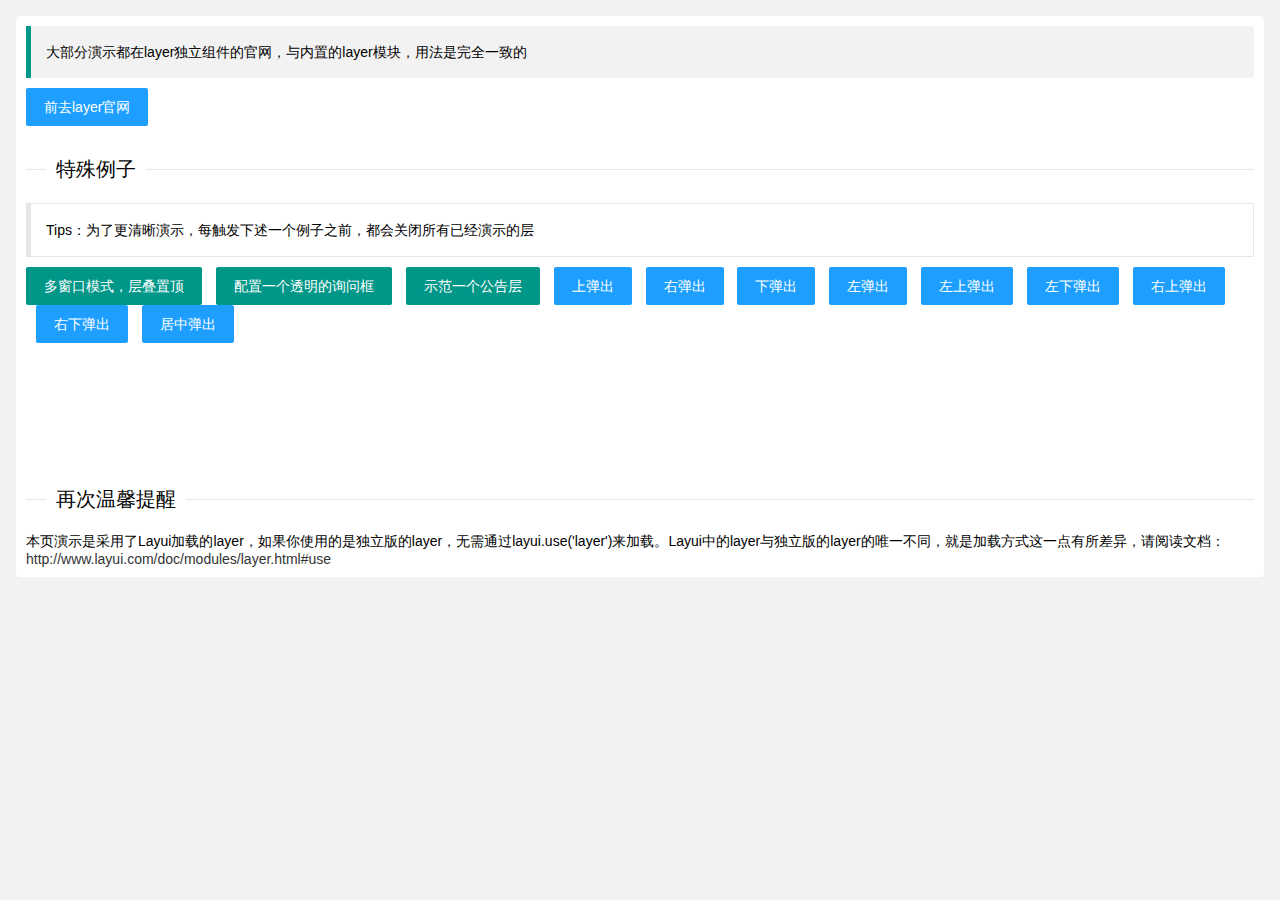
<file: ssm-Security/src/main/webapp/resources/page/layer.html>
<!DOCTYPE html>
<html>
<head>
    <meta charset="utf-8">
    <title>layui</title>
    <meta name="renderer" content="webkit">
    <meta http-equiv="X-UA-Compatible" content="IE=edge,chrome=1">
    <meta name="viewport" content="width=device-width, initial-scale=1, maximum-scale=1">
    <link rel="stylesheet" href="../lib/layui-v2.5.5/css/layui.css" media="all">
    <link rel="stylesheet" href="../css/public.css" media="all">
</head>
<body>
<div class="layuimini-container">
    <div class="layuimini-main">
        <blockquote class="layui-elem-quote">
            大部分演示都在layer独立组件的官网，与内置的layer模块，用法是完全一致的
        </blockquote>
        <a class="layui-btn layui-btn-normal" href="http://layer.layui.com/" target="_blank">前去layer官网</a>

        <fieldset class="layui-elem-field layui-field-title site-demo-button" style="margin-top: 30px;">
            <legend>特殊例子</legend>
        </fieldset>

        <div class="site-demo-button" id="layerDemo" style="margin-bottom: 0;">
            <blockquote class="layui-elem-quote layui-quote-nm">
                Tips：为了更清晰演示，每触发下述一个例子之前，都会关闭所有已经演示的层
            </blockquote>
            <button data-method="setTop" class="layui-btn">多窗口模式，层叠置顶</button>
            <button data-method="confirmTrans" class="layui-btn">配置一个透明的询问框</button>
            <button data-method="notice" class="layui-btn">示范一个公告层</button>
            <button data-method="offset" data-type="t" class="layui-btn layui-btn-normal">上弹出</button>
            <button data-method="offset" data-type="r" class="layui-btn layui-btn-normal">右弹出</button>
            <button data-method="offset" data-type="b" class="layui-btn layui-btn-normal">下弹出</button>
            <button data-method="offset" data-type="l" class="layui-btn layui-btn-normal">左弹出</button>
            <button data-method="offset" data-type="lt" class="layui-btn layui-btn-normal">左上弹出</button>
            <button data-method="offset" data-type="lb" class="layui-btn layui-btn-normal">左下弹出</button>
            <button data-method="offset" data-type="rt" class="layui-btn layui-btn-normal">右上弹出</button>
            <button data-method="offset" data-type="rb" class="layui-btn layui-btn-normal">右下弹出</button>
            <button data-method="offset" data-type="auto" class="layui-btn layui-btn-normal">居中弹出</button>
        </div>

        <!-- 示例-970 -->
        <ins class="adsbygoogle" style="display:inline-block;width:970px;height:90px" data-ad-client="ca-pub-6111334333458862" data-ad-slot="3820120620"></ins>

        <fieldset class="layui-elem-field layui-field-title" style="margin-top: 50px;">
            <legend>再次温馨提醒</legend>
        </fieldset>
        <p class="site-demo-text">本页演示是采用了Layui加载的layer，如果你使用的是独立版的layer，无需通过layui.use('layer')来加载。Layui中的layer与独立版的layer的唯一不同，就是加载方式这一点有所差异，请阅读文档：<a href="http://www.layui.com/doc/modules/layer.html#use" target="_blank">http://www.layui.com/doc/modules/layer.html#use</a></p>
    </div>
</div>
<script src="../lib/layui-v2.5.5/layui.js" charset="utf-8"></script>
<!-- 注意：如果你直接复制所有代码到本地，上述js路径需要改成你本地的 -->
<script>
    layui.use('layer', function () { //独立版的layer无需执行这一句
        var $ = layui.jquery, layer = layui.layer; //独立版的layer无需执行这一句

        //触发事件
        var active = {
            setTop: function () {
                var that = this;
                //多窗口模式，层叠置顶
                layer.open({
                    type: 2 //此处以iframe举例
                    , title: '当你选择该窗体时，即会在最顶端'
                    , area: ['390px', '260px']
                    , shade: 0
                    , maxmin: true
                    , offset: [ //为了演示，随机坐标
                        Math.random() * ($(window).height() - 300)
                        , Math.random() * ($(window).width() - 390)
                    ]
                    , content: '//layer.layui.com/test/settop.html'
                    , btn: ['继续弹出', '全部关闭'] //只是为了演示
                    , yes: function () {
                        $(that).click();
                    }
                    , btn2: function () {
                        layer.closeAll();
                    }

                    , zIndex: layer.zIndex //重点1
                    , success: function (layero) {
                        layer.setTop(layero); //重点2
                    }
                });
            }
            , confirmTrans: function () {
                //配置一个透明的询问框
                layer.msg('大部分参数都是可以公用的<br>合理搭配，展示不一样的风格', {
                    time: 20000, //20s后自动关闭
                    btn: ['明白了', '知道了', '哦']
                });
            }
            , notice: function () {
                //示范一个公告层
                layer.open({
                    type: 1
                    , title: false //不显示标题栏
                    , closeBtn: false
                    , area: '300px;'
                    , shade: 0.8
                    , id: 'LAY_layuipro' //设定一个id，防止重复弹出
                    , btn: ['火速围观', '残忍拒绝']
                    , btnAlign: 'c'
                    , moveType: 1 //拖拽模式，0或者1
                    , content: '<div style="padding: 50px; line-height: 22px; background-color: #393D49; color: #fff; font-weight: 300;">你知道吗？亲！<br>layer ≠ layui<br><br>layer只是作为Layui的一个弹层模块，由于其用户基数较大，所以常常会有人以为layui是layerui<br><br>layer虽然已被 Layui 收编为内置的弹层模块，但仍然会作为一个独立组件全力维护、升级。<br><br>我们此后的征途是星辰大海 ^_^</div>'
                    , success: function (layero) {
                        var btn = layero.find('.layui-layer-btn');
                        btn.find('.layui-layer-btn0').attr({
                            href: 'http://www.layui.com/'
                            , target: '_blank'
                        });
                    }
                });
            }
            , offset: function (othis) {
                var type = othis.data('type')
                    , text = othis.text();

                layer.open({
                    type: 1
                    , offset: type //具体配置参考：http://www.layui.com/doc/modules/layer.html#offset
                    , id: 'layerDemo' + type //防止重复弹出
                    , content: '<div style="padding: 20px 100px;">' + text + '</div>'
                    , btn: '关闭全部'
                    , btnAlign: 'c' //按钮居中
                    , shade: 0 //不显示遮罩
                    , yes: function () {
                        layer.closeAll();
                    }
                });
            }
        };

        $('#layerDemo .layui-btn').on('click', function () {
            var othis = $(this), method = othis.data('method');
            active[method] ? active[method].call(this, othis) : '';
        });

    });
</script>

</body>
</html>
</file>
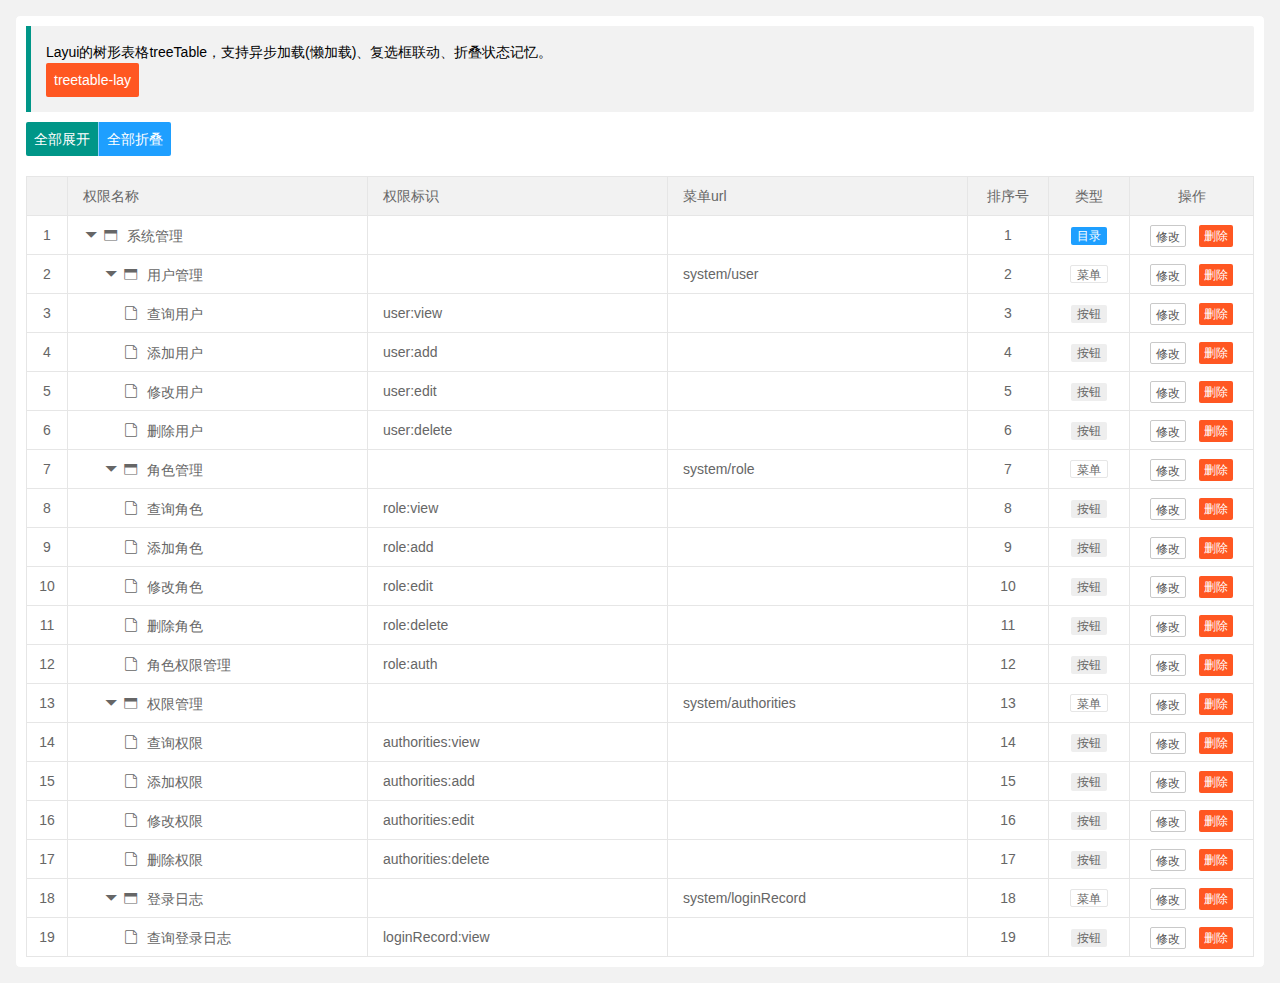
<file: ssm-Security/src/main/webapp/resources/page/menu.html>
<!DOCTYPE html>
<html lang="en">
<head>
    <meta charset="UTF-8">
    <title>menu</title>
    <link rel="stylesheet" href="../lib/layui-v2.5.5/css/layui.css" media="all">
    <link rel="stylesheet" href="../css/public.css" media="all">
    <style>
        .layui-btn:not(.layui-btn-lg ):not(.layui-btn-sm):not(.layui-btn-xs) {
            height: 34px;
            line-height: 34px;
            padding: 0 8px;
        }
    </style>
</head>
<body>
<div class="layuimini-container">
    <div class="layuimini-main">
        <blockquote class="layui-elem-quote">
            Layui的树形表格treeTable，支持异步加载(懒加载)、复选框联动、折叠状态记忆。<br>
            <a href="https://gitee.com/whvse/treetable-lay" target="_blank" class="layui-btn layui-btn-danger">treetable-lay</a>
        </blockquote>
        <div>
            <div class="layui-btn-group">
                <button class="layui-btn" id="btn-expand">全部展开</button>
                <button class="layui-btn layui-btn-normal" id="btn-fold">全部折叠</button>
            </div>
            <table id="munu-table" class="layui-table" lay-filter="munu-table"></table>
        </div>
    </div>
</div>
<!-- 操作列 -->
<script type="text/html" id="auth-state">
    <a class="layui-btn layui-btn-primary layui-btn-xs" lay-event="edit">修改</a>
    <a class="layui-btn layui-btn-danger layui-btn-xs" lay-event="del">删除</a>
</script>

<script src="../lib/layui-v2.5.5/layui.js" charset="utf-8"></script>
<script src="../js/lay-config.js?v=1.0.4" charset="utf-8"></script>
<script>
    layui.use(['table', 'treetable'], function () {
        var $ = layui.jquery;
        var table = layui.table;
        var treetable = layui.treetable;

        // 渲染表格
        layer.load(2);
        treetable.render({
            treeColIndex: 1,
            treeSpid: -1,
            treeIdName: 'authorityId',
            treePidName: 'parentId',
            elem: '#munu-table',
            url: '../api/menus.json',
            page: false,
            cols: [[
                {type: 'numbers'},
                {field: 'authorityName', minWidth: 200, title: '权限名称'},
                {field: 'authority', title: '权限标识'},
                {field: 'menuUrl', title: '菜单url'},
                {field: 'orderNumber', width: 80, align: 'center', title: '排序号'},
                {
                    field: 'isMenu', width: 80, align: 'center', templet: function (d) {
                        if (d.isMenu == 1) {
                            return '<span class="layui-badge layui-bg-gray">按钮</span>';
                        }
                        if (d.parentId == -1) {
                            return '<span class="layui-badge layui-bg-blue">目录</span>';
                        } else {
                            return '<span class="layui-badge-rim">菜单</span>';
                        }
                    }, title: '类型'
                },
                {templet: '#auth-state', width: 120, align: 'center', title: '操作'}
            ]],
            done: function () {
                layer.closeAll('loading');
            }
        });

        $('#btn-expand').click(function () {
            treetable.expandAll('#munu-table');
        });

        $('#btn-fold').click(function () {
            treetable.foldAll('#munu-table');
        });

        //监听工具条
        table.on('tool(munu-table)', function (obj) {
            var data = obj.data;
            var layEvent = obj.event;

            if (layEvent === 'del') {
                layer.msg('删除' + data.id);
            } else if (layEvent === 'edit') {
                layer.msg('修改' + data.id);
            }
        });
    });
</script>
</body>
</html>
</file>
<file: ssm-Security/src/main/webapp/resources/lib/layui-v2.5.5/css/layui.css>
/** layui-v2.5.5 MIT License By https://www.layui.com */
 .layui-inline,img{display:inline-block;vertical-align:middle}h1,h2,h3,h4,h5,h6{font-weight:400}.layui-edge,.layui-header,.layui-inline,.layui-main{position:relative}.layui-body,.layui-edge,.layui-elip{overflow:hidden}.layui-btn,.layui-edge,.layui-inline,img{vertical-align:middle}.layui-btn,.layui-disabled,.layui-icon,.layui-unselect{-moz-user-select:none;-webkit-user-select:none;-ms-user-select:none}.layui-elip,.layui-form-checkbox span,.layui-form-pane .layui-form-label{text-overflow:ellipsis;white-space:nowrap}.layui-breadcrumb,.layui-tree-btnGroup{visibility:hidden}blockquote,body,button,dd,div,dl,dt,form,h1,h2,h3,h4,h5,h6,input,li,ol,p,pre,td,textarea,th,ul{margin:0;padding:0;-webkit-tap-highlight-color:rgba(0,0,0,0)}a:active,a:hover{outline:0}img{border:none}li{list-style:none}table{border-collapse:collapse;border-spacing:0}h4,h5,h6{font-size:100%}button,input,optgroup,option,select,textarea{font-family:inherit;font-size:inherit;font-style:inherit;font-weight:inherit;outline:0}pre{white-space:pre-wrap;white-space:-moz-pre-wrap;white-space:-pre-wrap;white-space:-o-pre-wrap;word-wrap:break-word}body{line-height:24px;font:14px Helvetica Neue,Helvetica,PingFang SC,Tahoma,Arial,sans-serif}hr{height:1px;margin:10px 0;border:0;clear:both}a{color:#333;text-decoration:none}a:hover{color:#777}a cite{font-style:normal;*cursor:pointer}.layui-border-box,.layui-border-box *{box-sizing:border-box}.layui-box,.layui-box *{box-sizing:content-box}.layui-clear{clear:both;*zoom:1}.layui-clear:after{content:'\20';clear:both;*zoom:1;display:block;height:0}.layui-inline{*display:inline;*zoom:1}.layui-edge{display:inline-block;width:0;height:0;border-width:6px;border-style:dashed;border-color:transparent}.layui-edge-top{top:-4px;border-bottom-color:#999;border-bottom-style:solid}.layui-edge-right{border-left-color:#999;border-left-style:solid}.layui-edge-bottom{top:2px;border-top-color:#999;border-top-style:solid}.layui-edge-left{border-right-color:#999;border-right-style:solid}.layui-disabled,.layui-disabled:hover{color:#d2d2d2!important;cursor:not-allowed!important}.layui-circle{border-radius:100%}.layui-show{display:block!important}.layui-hide{display:none!important}@font-face{font-family:layui-icon;src:url(../font/iconfont.eot?v=250);src:url(../font/iconfont.eot?v=250#iefix) format('embedded-opentype'),url(../font/iconfont.woff2?v=250) format('woff2'),url(../font/iconfont.woff?v=250) format('woff'),url(../font/iconfont.ttf?v=250) format('truetype'),url(../font/iconfont.svg?v=250#layui-icon) format('svg')}.layui-icon{font-family:layui-icon!important;font-size:16px;font-style:normal;-webkit-font-smoothing:antialiased;-moz-osx-font-smoothing:grayscale}.layui-icon-reply-fill:before{content:"\e611"}.layui-icon-set-fill:before{content:"\e614"}.layui-icon-menu-fill:before{content:"\e60f"}.layui-icon-search:before{content:"\e615"}.layui-icon-share:before{content:"\e641"}.layui-icon-set-sm:before{content:"\e620"}.layui-icon-engine:before{content:"\e628"}.layui-icon-close:before{content:"\1006"}.layui-icon-close-fill:before{content:"\1007"}.layui-icon-chart-screen:before{content:"\e629"}.layui-icon-star:before{content:"\e600"}.layui-icon-circle-dot:before{content:"\e617"}.layui-icon-chat:before{content:"\e606"}.layui-icon-release:before{content:"\e609"}.layui-icon-list:before{content:"\e60a"}.layui-icon-chart:before{content:"\e62c"}.layui-icon-ok-circle:before{content:"\1005"}.layui-icon-layim-theme:before{content:"\e61b"}.layui-icon-table:before{content:"\e62d"}.layui-icon-right:before{content:"\e602"}.layui-icon-left:before{content:"\e603"}.layui-icon-cart-simple:before{content:"\e698"}.layui-icon-face-cry:before{content:"\e69c"}.layui-icon-face-smile:before{content:"\e6af"}.layui-icon-survey:before{content:"\e6b2"}.layui-icon-tree:before{content:"\e62e"}.layui-icon-upload-circle:before{content:"\e62f"}.layui-icon-add-circle:before{content:"\e61f"}.layui-icon-download-circle:before{content:"\e601"}.layui-icon-templeate-1:before{content:"\e630"}.layui-icon-util:before{content:"\e631"}.layui-icon-face-surprised:before{content:"\e664"}.layui-icon-edit:before{content:"\e642"}.layui-icon-speaker:before{content:"\e645"}.layui-icon-down:before{content:"\e61a"}.layui-icon-file:before{content:"\e621"}.layui-icon-layouts:before{content:"\e632"}.layui-icon-rate-half:before{content:"\e6c9"}.layui-icon-add-circle-fine:before{content:"\e608"}.layui-icon-prev-circle:before{content:"\e633"}.layui-icon-read:before{content:"\e705"}.layui-icon-404:before{content:"\e61c"}.layui-icon-carousel:before{content:"\e634"}.layui-icon-help:before{content:"\e607"}.layui-icon-code-circle:before{content:"\e635"}.layui-icon-water:before{content:"\e636"}.layui-icon-username:before{content:"\e66f"}.layui-icon-find-fill:before{content:"\e670"}.layui-icon-about:before{content:"\e60b"}.layui-icon-location:before{content:"\e715"}.layui-icon-up:before{content:"\e619"}.layui-icon-pause:before{content:"\e651"}.layui-icon-date:before{content:"\e637"}.layui-icon-layim-uploadfile:before{content:"\e61d"}.layui-icon-delete:before{content:"\e640"}.layui-icon-play:before{content:"\e652"}.layui-icon-top:before{content:"\e604"}.layui-icon-friends:before{content:"\e612"}.layui-icon-refresh-3:before{content:"\e9aa"}.layui-icon-ok:before{content:"\e605"}.layui-icon-layer:before{content:"\e638"}.layui-icon-face-smile-fine:before{content:"\e60c"}.layui-icon-dollar:before{content:"\e659"}.layui-icon-group:before{content:"\e613"}.layui-icon-layim-download:before{content:"\e61e"}.layui-icon-picture-fine:before{content:"\e60d"}.layui-icon-link:before{content:"\e64c"}.layui-icon-diamond:before{content:"\e735"}.layui-icon-log:before{content:"\e60e"}.layui-icon-rate-solid:before{content:"\e67a"}.layui-icon-fonts-del:before{content:"\e64f"}.layui-icon-unlink:before{content:"\e64d"}.layui-icon-fonts-clear:before{content:"\e639"}.layui-icon-triangle-r:before{content:"\e623"}.layui-icon-circle:before{content:"\e63f"}.layui-icon-radio:before{content:"\e643"}.layui-icon-align-center:before{content:"\e647"}.layui-icon-align-right:before{content:"\e648"}.layui-icon-align-left:before{content:"\e649"}.layui-icon-loading-1:before{content:"\e63e"}.layui-icon-return:before{content:"\e65c"}.layui-icon-fonts-strong:before{content:"\e62b"}.layui-icon-upload:before{content:"\e67c"}.layui-icon-dialogue:before{content:"\e63a"}.layui-icon-video:before{content:"\e6ed"}.layui-icon-headset:before{content:"\e6fc"}.layui-icon-cellphone-fine:before{content:"\e63b"}.layui-icon-add-1:before{content:"\e654"}.layui-icon-face-smile-b:before{content:"\e650"}.layui-icon-fonts-html:before{content:"\e64b"}.layui-icon-form:before{content:"\e63c"}.layui-icon-cart:before{content:"\e657"}.layui-icon-camera-fill:before{content:"\e65d"}.layui-icon-tabs:before{content:"\e62a"}.layui-icon-fonts-code:before{content:"\e64e"}.layui-icon-fire:before{content:"\e756"}.layui-icon-set:before{content:"\e716"}.layui-icon-fonts-u:before{content:"\e646"}.layui-icon-triangle-d:before{content:"\e625"}.layui-icon-tips:before{content:"\e702"}.layui-icon-picture:before{content:"\e64a"}.layui-icon-more-vertical:before{content:"\e671"}.layui-icon-flag:before{content:"\e66c"}.layui-icon-loading:before{content:"\e63d"}.layui-icon-fonts-i:before{content:"\e644"}.layui-icon-refresh-1:before{content:"\e666"}.layui-icon-rmb:before{content:"\e65e"}.layui-icon-home:before{content:"\e68e"}.layui-icon-user:before{content:"\e770"}.layui-icon-notice:before{content:"\e667"}.layui-icon-login-weibo:before{content:"\e675"}.layui-icon-voice:before{content:"\e688"}.layui-icon-upload-drag:before{content:"\e681"}.layui-icon-login-qq:before{content:"\e676"}.layui-icon-snowflake:before{content:"\e6b1"}.layui-icon-file-b:before{content:"\e655"}.layui-icon-template:before{content:"\e663"}.layui-icon-auz:before{content:"\e672"}.layui-icon-console:before{content:"\e665"}.layui-icon-app:before{content:"\e653"}.layui-icon-prev:before{content:"\e65a"}.layui-icon-website:before{content:"\e7ae"}.layui-icon-next:before{content:"\e65b"}.layui-icon-component:before{content:"\e857"}.layui-icon-more:before{content:"\e65f"}.layui-icon-login-wechat:before{content:"\e677"}.layui-icon-shrink-right:before{content:"\e668"}.layui-icon-spread-left:before{content:"\e66b"}.layui-icon-camera:before{content:"\e660"}.layui-icon-note:before{content:"\e66e"}.layui-icon-refresh:before{content:"\e669"}.layui-icon-female:before{content:"\e661"}.layui-icon-male:before{content:"\e662"}.layui-icon-password:before{content:"\e673"}.layui-icon-senior:before{content:"\e674"}.layui-icon-theme:before{content:"\e66a"}.layui-icon-tread:before{content:"\e6c5"}.layui-icon-praise:before{content:"\e6c6"}.layui-icon-star-fill:before{content:"\e658"}.layui-icon-rate:before{content:"\e67b"}.layui-icon-template-1:before{content:"\e656"}.layui-icon-vercode:before{content:"\e679"}.layui-icon-cellphone:before{content:"\e678"}.layui-icon-screen-full:before{content:"\e622"}.layui-icon-screen-restore:before{content:"\e758"}.layui-icon-cols:before{content:"\e610"}.layui-icon-export:before{content:"\e67d"}.layui-icon-print:before{content:"\e66d"}.layui-icon-slider:before{content:"\e714"}.layui-icon-addition:before{content:"\e624"}.layui-icon-subtraction:before{content:"\e67e"}.layui-icon-service:before{content:"\e626"}.layui-icon-transfer:before{content:"\e691"}.layui-main{width:1140px;margin:0 auto}.layui-header{z-index:1000;height:60px}.layui-header a:hover{transition:all .5s;-webkit-transition:all .5s}.layui-side{position:fixed;left:0;top:0;bottom:0;z-index:999;width:200px;overflow-x:hidden}.layui-side-scroll{position:relative;width:220px;height:100%;overflow-x:hidden}.layui-body{position:absolute;left:200px;right:0;top:0;bottom:0;z-index:998;width:auto;overflow-y:auto;box-sizing:border-box}.layui-layout-body{overflow:hidden}.layui-layout-admin .layui-header{background-color:#23262E}.layui-layout-admin .layui-side{top:60px;width:200px;overflow-x:hidden}.layui-layout-admin .layui-body{position:fixed;top:60px;bottom:44px}.layui-layout-admin .layui-main{width:auto;margin:0 15px}.layui-layout-admin .layui-footer{position:fixed;left:200px;right:0;bottom:0;height:44px;line-height:44px;padding:0 15px;background-color:#eee}.layui-layout-admin .layui-logo{position:absolute;left:0;top:0;width:200px;height:100%;line-height:60px;text-align:center;color:#009688;font-size:16px}.layui-layout-admin .layui-header .layui-nav{background:0 0}.layui-layout-left{position:absolute!important;left:200px;top:0}.layui-layout-right{position:absolute!important;right:0;top:0}.layui-container{position:relative;margin:0 auto;padding:0 15px;box-sizing:border-box}.layui-fluid{position:relative;margin:0 auto;padding:0 15px}.layui-row:after,.layui-row:before{content:'';display:block;clear:both}.layui-col-lg1,.layui-col-lg10,.layui-col-lg11,.layui-col-lg12,.layui-col-lg2,.layui-col-lg3,.layui-col-lg4,.layui-col-lg5,.layui-col-lg6,.layui-col-lg7,.layui-col-lg8,.layui-col-lg9,.layui-col-md1,.layui-col-md10,.layui-col-md11,.layui-col-md12,.layui-col-md2,.layui-col-md3,.layui-col-md4,.layui-col-md5,.layui-col-md6,.layui-col-md7,.layui-col-md8,.layui-col-md9,.layui-col-sm1,.layui-col-sm10,.layui-col-sm11,.layui-col-sm12,.layui-col-sm2,.layui-col-sm3,.layui-col-sm4,.layui-col-sm5,.layui-col-sm6,.layui-col-sm7,.layui-col-sm8,.layui-col-sm9,.layui-col-xs1,.layui-col-xs10,.layui-col-xs11,.layui-col-xs12,.layui-col-xs2,.layui-col-xs3,.layui-col-xs4,.layui-col-xs5,.layui-col-xs6,.layui-col-xs7,.layui-col-xs8,.layui-col-xs9{position:relative;display:block;box-sizing:border-box}.layui-col-xs1,.layui-col-xs10,.layui-col-xs11,.layui-col-xs12,.layui-col-xs2,.layui-col-xs3,.layui-col-xs4,.layui-col-xs5,.layui-col-xs6,.layui-col-xs7,.layui-col-xs8,.layui-col-xs9{float:left}.layui-col-xs1{width:8.33333333%}.layui-col-xs2{width:16.66666667%}.layui-col-xs3{width:25%}.layui-col-xs4{width:33.33333333%}.layui-col-xs5{width:41.66666667%}.layui-col-xs6{width:50%}.layui-col-xs7{width:58.33333333%}.layui-col-xs8{width:66.66666667%}.layui-col-xs9{width:75%}.layui-col-xs10{width:83.33333333%}.layui-col-xs11{width:91.66666667%}.layui-col-xs12{width:100%}.layui-col-xs-offset1{margin-left:8.33333333%}.layui-col-xs-offset2{margin-left:16.66666667%}.layui-col-xs-offset3{margin-left:25%}.layui-col-xs-offset4{margin-left:33.33333333%}.layui-col-xs-offset5{margin-left:41.66666667%}.layui-col-xs-offset6{margin-left:50%}.layui-col-xs-offset7{margin-left:58.33333333%}.layui-col-xs-offset8{margin-left:66.66666667%}.layui-col-xs-offset9{margin-left:75%}.layui-col-xs-offset10{margin-left:83.33333333%}.layui-col-xs-offset11{margin-left:91.66666667%}.layui-col-xs-offset12{margin-left:100%}@media screen and (max-width:768px){.layui-hide-xs{display:none!important}.layui-show-xs-block{display:block!important}.layui-show-xs-inline{display:inline!important}.layui-show-xs-inline-block{display:inline-block!important}}@media screen and (min-width:768px){.layui-container{width:750px}.layui-hide-sm{display:none!important}.layui-show-sm-block{display:block!important}.layui-show-sm-inline{display:inline!important}.layui-show-sm-inline-block{display:inline-block!important}.layui-col-sm1,.layui-col-sm10,.layui-col-sm11,.layui-col-sm12,.layui-col-sm2,.layui-col-sm3,.layui-col-sm4,.layui-col-sm5,.layui-col-sm6,.layui-col-sm7,.layui-col-sm8,.layui-col-sm9{float:left}.layui-col-sm1{width:8.33333333%}.layui-col-sm2{width:16.66666667%}.layui-col-sm3{width:25%}.layui-col-sm4{width:33.33333333%}.layui-col-sm5{width:41.66666667%}.layui-col-sm6{width:50%}.layui-col-sm7{width:58.33333333%}.layui-col-sm8{width:66.66666667%}.layui-col-sm9{width:75%}.layui-col-sm10{width:83.33333333%}.layui-col-sm11{width:91.66666667%}.layui-col-sm12{width:100%}.layui-col-sm-offset1{margin-left:8.33333333%}.layui-col-sm-offset2{margin-left:16.66666667%}.layui-col-sm-offset3{margin-left:25%}.layui-col-sm-offset4{margin-left:33.33333333%}.layui-col-sm-offset5{margin-left:41.66666667%}.layui-col-sm-offset6{margin-left:50%}.layui-col-sm-offset7{margin-left:58.33333333%}.layui-col-sm-offset8{margin-left:66.66666667%}.layui-col-sm-offset9{margin-left:75%}.layui-col-sm-offset10{margin-left:83.33333333%}.layui-col-sm-offset11{margin-left:91.66666667%}.layui-col-sm-offset12{margin-left:100%}}@media screen and (min-width:992px){.layui-container{width:970px}.layui-hide-md{display:none!important}.layui-show-md-block{display:block!important}.layui-show-md-inline{display:inline!important}.layui-show-md-inline-block{display:inline-block!important}.layui-col-md1,.layui-col-md10,.layui-col-md11,.layui-col-md12,.layui-col-md2,.layui-col-md3,.layui-col-md4,.layui-col-md5,.layui-col-md6,.layui-col-md7,.layui-col-md8,.layui-col-md9{float:left}.layui-col-md1{width:8.33333333%}.layui-col-md2{width:16.66666667%}.layui-col-md3{width:25%}.layui-col-md4{width:33.33333333%}.layui-col-md5{width:41.66666667%}.layui-col-md6{width:50%}.layui-col-md7{width:58.33333333%}.layui-col-md8{width:66.66666667%}.layui-col-md9{width:75%}.layui-col-md10{width:83.33333333%}.layui-col-md11{width:91.66666667%}.layui-col-md12{width:100%}.layui-col-md-offset1{margin-left:8.33333333%}.layui-col-md-offset2{margin-left:16.66666667%}.layui-col-md-offset3{margin-left:25%}.layui-col-md-offset4{margin-left:33.33333333%}.layui-col-md-offset5{margin-left:41.66666667%}.layui-col-md-offset6{margin-left:50%}.layui-col-md-offset7{margin-left:58.33333333%}.layui-col-md-offset8{margin-left:66.66666667%}.layui-col-md-offset9{margin-left:75%}.layui-col-md-offset10{margin-left:83.33333333%}.layui-col-md-offset11{margin-left:91.66666667%}.layui-col-md-offset12{margin-left:100%}}@media screen and (min-width:1200px){.layui-container{width:1170px}.layui-hide-lg{display:none!important}.layui-show-lg-block{display:block!important}.layui-show-lg-inline{display:inline!important}.layui-show-lg-inline-block{display:inline-block!important}.layui-col-lg1,.layui-col-lg10,.layui-col-lg11,.layui-col-lg12,.layui-col-lg2,.layui-col-lg3,.layui-col-lg4,.layui-col-lg5,.layui-col-lg6,.layui-col-lg7,.layui-col-lg8,.layui-col-lg9{float:left}.layui-col-lg1{width:8.33333333%}.layui-col-lg2{width:16.66666667%}.layui-col-lg3{width:25%}.layui-col-lg4{width:33.33333333%}.layui-col-lg5{width:41.66666667%}.layui-col-lg6{width:50%}.layui-col-lg7{width:58.33333333%}.layui-col-lg8{width:66.66666667%}.layui-col-lg9{width:75%}.layui-col-lg10{width:83.33333333%}.layui-col-lg11{width:91.66666667%}.layui-col-lg12{width:100%}.layui-col-lg-offset1{margin-left:8.33333333%}.layui-col-lg-offset2{margin-left:16.66666667%}.layui-col-lg-offset3{margin-left:25%}.layui-col-lg-offset4{margin-left:33.33333333%}.layui-col-lg-offset5{margin-left:41.66666667%}.layui-col-lg-offset6{margin-left:50%}.layui-col-lg-offset7{margin-left:58.33333333%}.layui-col-lg-offset8{margin-left:66.66666667%}.layui-col-lg-offset9{margin-left:75%}.layui-col-lg-offset10{margin-left:83.33333333%}.layui-col-lg-offset11{margin-left:91.66666667%}.layui-col-lg-offset12{margin-left:100%}}.layui-col-space1{margin:-.5px}.layui-col-space1>*{padding:.5px}.layui-col-space3{margin:-1.5px}.layui-col-space3>*{padding:1.5px}.layui-col-space5{margin:-2.5px}.layui-col-space5>*{padding:2.5px}.layui-col-space8{margin:-3.5px}.layui-col-space8>*{padding:3.5px}.layui-col-space10{margin:-5px}.layui-col-space10>*{padding:5px}.layui-col-space12{margin:-6px}.layui-col-space12>*{padding:6px}.layui-col-space15{margin:-7.5px}.layui-col-space15>*{padding:7.5px}.layui-col-space18{margin:-9px}.layui-col-space18>*{padding:9px}.layui-col-space20{margin:-10px}.layui-col-space20>*{padding:10px}.layui-col-space22{margin:-11px}.layui-col-space22>*{padding:11px}.layui-col-space25{margin:-12.5px}.layui-col-space25>*{padding:12.5px}.layui-col-space30{margin:-15px}.layui-col-space30>*{padding:15px}.layui-btn,.layui-input,.layui-select,.layui-textarea,.layui-upload-button{outline:0;-webkit-appearance:none;transition:all .3s;-webkit-transition:all .3s;box-sizing:border-box}.layui-elem-quote{margin-bottom:10px;padding:15px;line-height:22px;border-left:5px solid #009688;border-radius:0 2px 2px 0;background-color:#f2f2f2}.layui-quote-nm{border-style:solid;border-width:1px 1px 1px 5px;background:0 0}.layui-elem-field{margin-bottom:10px;padding:0;border-width:1px;border-style:solid}.layui-elem-field legend{margin-left:20px;padding:0 10px;font-size:20px;font-weight:300}.layui-field-title{margin:10px 0 20px;border-width:1px 0 0}.layui-field-box{padding:10px 15px}.layui-field-title .layui-field-box{padding:10px 0}.layui-progress{position:relative;height:6px;border-radius:20px;background-color:#e2e2e2}.layui-progress-bar{position:absolute;left:0;top:0;width:0;max-width:100%;height:6px;border-radius:20px;text-align:right;background-color:#5FB878;transition:all .3s;-webkit-transition:all .3s}.layui-progress-big,.layui-progress-big .layui-progress-bar{height:18px;line-height:18px}.layui-progress-text{position:relative;top:-20px;line-height:18px;font-size:12px;color:#666}.layui-progress-big .layui-progress-text{position:static;padding:0 10px;color:#fff}.layui-collapse{border-width:1px;border-style:solid;border-radius:2px}.layui-colla-content,.layui-colla-item{border-top-width:1px;border-top-style:solid}.layui-colla-item:first-child{border-top:none}.layui-colla-title{position:relative;height:42px;line-height:42px;padding:0 15px 0 35px;color:#333;background-color:#f2f2f2;cursor:pointer;font-size:14px;overflow:hidden}.layui-colla-content{display:none;padding:10px 15px;line-height:22px;color:#666}.layui-colla-icon{position:absolute;left:15px;top:0;font-size:14px}.layui-card{margin-bottom:15px;border-radius:2px;background-color:#fff;box-shadow:0 1px 2px 0 rgba(0,0,0,.05)}.layui-card:last-child{margin-bottom:0}.layui-card-header{position:relative;height:42px;line-height:42px;padding:0 15px;border-bottom:1px solid #f6f6f6;color:#333;border-radius:2px 2px 0 0;font-size:14px}.layui-bg-black,.layui-bg-blue,.layui-bg-cyan,.layui-bg-green,.layui-bg-orange,.layui-bg-red{color:#fff!important}.layui-card-body{position:relative;padding:10px 15px;line-height:24px}.layui-card-body[pad15]{padding:15px}.layui-card-body[pad20]{padding:20px}.layui-card-body .layui-table{margin:5px 0}.layui-card .layui-tab{margin:0}.layui-panel-window{position:relative;padding:15px;border-radius:0;border-top:5px solid #E6E6E6;background-color:#fff}.layui-auxiliar-moving{position:fixed;left:0;right:0;top:0;bottom:0;width:100%;height:100%;background:0 0;z-index:9999999999}.layui-form-label,.layui-form-mid,.layui-form-select,.layui-input-block,.layui-input-inline,.layui-textarea{position:relative}.layui-bg-red{background-color:#FF5722!important}.layui-bg-orange{background-color:#FFB800!important}.layui-bg-green{background-color:#009688!important}.layui-bg-cyan{background-color:#2F4056!important}.layui-bg-blue{background-color:#1E9FFF!important}.layui-bg-black{background-color:#393D49!important}.layui-bg-gray{background-color:#eee!important;color:#666!important}.layui-badge-rim,.layui-colla-content,.layui-colla-item,.layui-collapse,.layui-elem-field,.layui-form-pane .layui-form-item[pane],.layui-form-pane .layui-form-label,.layui-input,.layui-layedit,.layui-layedit-tool,.layui-quote-nm,.layui-select,.layui-tab-bar,.layui-tab-card,.layui-tab-title,.layui-tab-title .layui-this:after,.layui-textarea{border-color:#e6e6e6}.layui-timeline-item:before,hr{background-color:#e6e6e6}.layui-text{line-height:22px;font-size:14px;color:#666}.layui-text h1,.layui-text h2,.layui-text h3{font-weight:500;color:#333}.layui-text h1{font-size:30px}.layui-text h2{font-size:24px}.layui-text h3{font-size:18px}.layui-text a:not(.layui-btn){color:#01AAED}.layui-text a:not(.layui-btn):hover{text-decoration:underline}.layui-text ul{padding:5px 0 5px 15px}.layui-text ul li{margin-top:5px;list-style-type:disc}.layui-text em,.layui-word-aux{color:#999!important;padding:0 5px!important}.layui-btn{display:inline-block;height:38px;line-height:38px;padding:0 18px;background-color:#009688;color:#fff;white-space:nowrap;text-align:center;font-size:14px;border:none;border-radius:2px;cursor:pointer}.layui-btn:hover{opacity:.8;filter:alpha(opacity=80);color:#fff}.layui-btn:active{opacity:1;filter:alpha(opacity=100)}.layui-btn+.layui-btn{margin-left:10px}.layui-btn-container{font-size:0}.layui-btn-container .layui-btn{margin-right:10px;margin-bottom:10px}.layui-btn-container .layui-btn+.layui-btn{margin-left:0}.layui-table .layui-btn-container .layui-btn{margin-bottom:9px}.layui-btn-radius{border-radius:100px}.layui-btn .layui-icon{margin-right:3px;font-size:18px;vertical-align:bottom;vertical-align:middle\9}.layui-btn-primary{border:1px solid #C9C9C9;background-color:#fff;color:#555}.layui-btn-primary:hover{border-color:#009688;color:#333}.layui-btn-normal{background-color:#1E9FFF}.layui-btn-warm{background-color:#FFB800}.layui-btn-danger{background-color:#FF5722}.layui-btn-checked{background-color:#5FB878}.layui-btn-disabled,.layui-btn-disabled:active,.layui-btn-disabled:hover{border:1px solid #e6e6e6;background-color:#FBFBFB;color:#C9C9C9;cursor:not-allowed;opacity:1}.layui-btn-lg{height:44px;line-height:44px;padding:0 25px;font-size:16px}.layui-btn-sm{height:30px;line-height:30px;padding:0 10px;font-size:12px}.layui-btn-sm i{font-size:16px!important}.layui-btn-xs{height:22px;line-height:22px;padding:0 5px;font-size:12px}.layui-btn-xs i{font-size:14px!important}.layui-btn-group{display:inline-block;vertical-align:middle;font-size:0}.layui-btn-group .layui-btn{margin-left:0!important;margin-right:0!important;border-left:1px solid rgba(255,255,255,.5);border-radius:0}.layui-btn-group .layui-btn-primary{border-left:none}.layui-btn-group .layui-btn-primary:hover{border-color:#C9C9C9;color:#009688}.layui-btn-group .layui-btn:first-child{border-left:none;border-radius:2px 0 0 2px}.layui-btn-group .layui-btn-primary:first-child{border-left:1px solid #c9c9c9}.layui-btn-group .layui-btn:last-child{border-radius:0 2px 2px 0}.layui-btn-group .layui-btn+.layui-btn{margin-left:0}.layui-btn-group+.layui-btn-group{margin-left:10px}.layui-btn-fluid{width:100%}.layui-input,.layui-select,.layui-textarea{height:38px;line-height:1.3;line-height:38px\9;border-width:1px;border-style:solid;background-color:#fff;border-radius:2px}.layui-input::-webkit-input-placeholder,.layui-select::-webkit-input-placeholder,.layui-textarea::-webkit-input-placeholder{line-height:1.3}.layui-input,.layui-textarea{display:block;width:100%;padding-left:10px}.layui-input:hover,.layui-textarea:hover{border-color:#D2D2D2!important}.layui-input:focus,.layui-textarea:focus{border-color:#C9C9C9!important}.layui-textarea{min-height:100px;height:auto;line-height:20px;padding:6px 10px;resize:vertical}.layui-select{padding:0 10px}.layui-form input[type=checkbox],.layui-form input[type=radio],.layui-form select{display:none}.layui-form [lay-ignore]{display:initial}.layui-form-item{margin-bottom:15px;clear:both;*zoom:1}.layui-form-item:after{content:'\20';clear:both;*zoom:1;display:block;height:0}.layui-form-label{float:left;display:block;padding:9px 15px;width:80px;font-weight:400;line-height:20px;text-align:right}.layui-form-label-col{display:block;float:none;padding:9px 0;line-height:20px;text-align:left}.layui-form-item .layui-inline{margin-bottom:5px;margin-right:10px}.layui-input-block{margin-left:110px;min-height:36px}.layui-input-inline{display:inline-block;vertical-align:middle}.layui-form-item .layui-input-inline{float:left;width:190px;margin-right:10px}.layui-form-text .layui-input-inline{width:auto}.layui-form-mid{float:left;display:block;padding:9px 0!important;line-height:20px;margin-right:10px}.layui-form-danger+.layui-form-select .layui-input,.layui-form-danger:focus{border-color:#FF5722!important}.layui-form-select .layui-input{padding-right:30px;cursor:pointer}.layui-form-select .layui-edge{position:absolute;right:10px;top:50%;margin-top:-3px;cursor:pointer;border-width:6px;border-top-color:#c2c2c2;border-top-style:solid;transition:all .3s;-webkit-transition:all .3s}.layui-form-select dl{display:none;position:absolute;left:0;top:42px;padding:5px 0;z-index:899;min-width:100%;border:1px solid #d2d2d2;max-height:300px;overflow-y:auto;background-color:#fff;border-radius:2px;box-shadow:0 2px 4px rgba(0,0,0,.12);box-sizing:border-box}.layui-form-select dl dd,.layui-form-select dl dt{padding:0 10px;line-height:36px;white-space:nowrap;overflow:hidden;text-overflow:ellipsis}.layui-form-select dl dt{font-size:12px;color:#999}.layui-form-select dl dd{cursor:pointer}.layui-form-select dl dd:hover{background-color:#f2f2f2;-webkit-transition:.5s all;transition:.5s all}.layui-form-select .layui-select-group dd{padding-left:20px}.layui-form-select dl dd.layui-select-tips{padding-left:10px!important;color:#999}.layui-form-select dl dd.layui-this{background-color:#5FB878;color:#fff}.layui-form-checkbox,.layui-form-select dl dd.layui-disabled{background-color:#fff}.layui-form-selected dl{display:block}.layui-form-checkbox,.layui-form-checkbox *,.layui-form-switch{display:inline-block;vertical-align:middle}.layui-form-selected .layui-edge{margin-top:-9px;-webkit-transform:rotate(180deg);transform:rotate(180deg);margin-top:-3px\9}:root .layui-form-selected .layui-edge{margin-top:-9px\0/IE9}.layui-form-selectup dl{top:auto;bottom:42px}.layui-select-none{margin:5px 0;text-align:center;color:#999}.layui-select-disabled .layui-disabled{border-color:#eee!important}.layui-select-disabled .layui-edge{border-top-color:#d2d2d2}.layui-form-checkbox{position:relative;height:30px;line-height:30px;margin-right:10px;padding-right:30px;cursor:pointer;font-size:0;-webkit-transition:.1s linear;transition:.1s linear;box-sizing:border-box}.layui-form-checkbox span{padding:0 10px;height:100%;font-size:14px;border-radius:2px 0 0 2px;background-color:#d2d2d2;color:#fff;overflow:hidden}.layui-form-checkbox:hover span{background-color:#c2c2c2}.layui-form-checkbox i{position:absolute;right:0;top:0;width:30px;height:28px;border:1px solid #d2d2d2;border-left:none;border-radius:0 2px 2px 0;color:#fff;font-size:20px;text-align:center}.layui-form-checkbox:hover i{border-color:#c2c2c2;color:#c2c2c2}.layui-form-checked,.layui-form-checked:hover{border-color:#5FB878}.layui-form-checked span,.layui-form-checked:hover span{background-color:#5FB878}.layui-form-checked i,.layui-form-checked:hover i{color:#5FB878}.layui-form-item .layui-form-checkbox{margin-top:4px}.layui-form-checkbox[lay-skin=primary]{height:auto!important;line-height:normal!important;min-width:18px;min-height:18px;border:none!important;margin-right:0;padding-left:28px;padding-right:0;background:0 0}.layui-form-checkbox[lay-skin=primary] span{padding-left:0;padding-right:15px;line-height:18px;background:0 0;color:#666}.layui-form-checkbox[lay-skin=primary] i{right:auto;left:0;width:16px;height:16px;line-height:16px;border:1px solid #d2d2d2;font-size:12px;border-radius:2px;background-color:#fff;-webkit-transition:.1s linear;transition:.1s linear}.layui-form-checkbox[lay-skin=primary]:hover i{border-color:#5FB878;color:#fff}.layui-form-checked[lay-skin=primary] i{border-color:#5FB878!important;background-color:#5FB878;color:#fff}.layui-checkbox-disbaled[lay-skin=primary] span{background:0 0!important;color:#c2c2c2}.layui-checkbox-disbaled[lay-skin=primary]:hover i{border-color:#d2d2d2}.layui-form-item .layui-form-checkbox[lay-skin=primary]{margin-top:10px}.layui-form-switch{position:relative;height:22px;line-height:22px;min-width:35px;padding:0 5px;margin-top:8px;border:1px solid #d2d2d2;border-radius:20px;cursor:pointer;background-color:#fff;-webkit-transition:.1s linear;transition:.1s linear}.layui-form-switch i{position:absolute;left:5px;top:3px;width:16px;height:16px;border-radius:20px;background-color:#d2d2d2;-webkit-transition:.1s linear;transition:.1s linear}.layui-form-switch em{position:relative;top:0;width:25px;margin-left:21px;padding:0!important;text-align:center!important;color:#999!important;font-style:normal!important;font-size:12px}.layui-form-onswitch{border-color:#5FB878;background-color:#5FB878}.layui-checkbox-disbaled,.layui-checkbox-disbaled i{border-color:#e2e2e2!important}.layui-form-onswitch i{left:100%;margin-left:-21px;background-color:#fff}.layui-form-onswitch em{margin-left:5px;margin-right:21px;color:#fff!important}.layui-checkbox-disbaled span{background-color:#e2e2e2!important}.layui-checkbox-disbaled:hover i{color:#fff!important}[lay-radio]{display:none}.layui-form-radio,.layui-form-radio *{display:inline-block;vertical-align:middle}.layui-form-radio{line-height:28px;margin:6px 10px 0 0;padding-right:10px;cursor:pointer;font-size:0}.layui-form-radio *{font-size:14px}.layui-form-radio>i{margin-right:8px;font-size:22px;color:#c2c2c2}.layui-form-radio>i:hover,.layui-form-radioed>i{color:#5FB878}.layui-radio-disbaled>i{color:#e2e2e2!important}.layui-form-pane .layui-form-label{width:110px;padding:8px 15px;height:38px;line-height:20px;border-width:1px;border-style:solid;border-radius:2px 0 0 2px;text-align:center;background-color:#FBFBFB;overflow:hidden;box-sizing:border-box}.layui-form-pane .layui-input-inline{margin-left:-1px}.layui-form-pane .layui-input-block{margin-left:110px;left:-1px}.layui-form-pane .layui-input{border-radius:0 2px 2px 0}.layui-form-pane .layui-form-text .layui-form-label{float:none;width:100%;border-radius:2px;box-sizing:border-box;text-align:left}.layui-form-pane .layui-form-text .layui-input-inline{display:block;margin:0;top:-1px;clear:both}.layui-form-pane .layui-form-text .layui-input-block{margin:0;left:0;top:-1px}.layui-form-pane .layui-form-text .layui-textarea{min-height:100px;border-radius:0 0 2px 2px}.layui-form-pane .layui-form-checkbox{margin:4px 0 4px 10px}.layui-form-pane .layui-form-radio,.layui-form-pane .layui-form-switch{margin-top:6px;margin-left:10px}.layui-form-pane .layui-form-item[pane]{position:relative;border-width:1px;border-style:solid}.layui-form-pane .layui-form-item[pane] .layui-form-label{position:absolute;left:0;top:0;height:100%;border-width:0 1px 0 0}.layui-form-pane .layui-form-item[pane] .layui-input-inline{margin-left:110px}@media screen and (max-width:450px){.layui-form-item .layui-form-label{text-overflow:ellipsis;overflow:hidden;white-space:nowrap}.layui-form-item .layui-inline{display:block;margin-right:0;margin-bottom:20px;clear:both}.layui-form-item .layui-inline:after{content:'\20';clear:both;display:block;height:0}.layui-form-item .layui-input-inline{display:block;float:none;left:-3px;width:auto;margin:0 0 10px 112px}.layui-form-item .layui-input-inline+.layui-form-mid{margin-left:110px;top:-5px;padding:0}.layui-form-item .layui-form-checkbox{margin-right:5px;margin-bottom:5px}}.layui-layedit{border-width:1px;border-style:solid;border-radius:2px}.layui-layedit-tool{padding:3px 5px;border-bottom-width:1px;border-bottom-style:solid;font-size:0}.layedit-tool-fixed{position:fixed;top:0;border-top:1px solid #e2e2e2}.layui-layedit-tool .layedit-tool-mid,.layui-layedit-tool .layui-icon{display:inline-block;vertical-align:middle;text-align:center;font-size:14px}.layui-layedit-tool .layui-icon{position:relative;width:32px;height:30px;line-height:30px;margin:3px 5px;color:#777;cursor:pointer;border-radius:2px}.layui-layedit-tool .layui-icon:hover{color:#393D49}.layui-layedit-tool .layui-icon:active{color:#000}.layui-layedit-tool .layedit-tool-active{background-color:#e2e2e2;color:#000}.layui-layedit-tool .layui-disabled,.layui-layedit-tool .layui-disabled:hover{color:#d2d2d2;cursor:not-allowed}.layui-layedit-tool .layedit-tool-mid{width:1px;height:18px;margin:0 10px;background-color:#d2d2d2}.layedit-tool-html{width:50px!important;font-size:30px!important}.layedit-tool-b,.layedit-tool-code,.layedit-tool-help{font-size:16px!important}.layedit-tool-d,.layedit-tool-face,.layedit-tool-image,.layedit-tool-unlink{font-size:18px!important}.layedit-tool-image input{position:absolute;font-size:0;left:0;top:0;width:100%;height:100%;opacity:.01;filter:Alpha(opacity=1);cursor:pointer}.layui-layedit-iframe iframe{display:block;width:100%}#LAY_layedit_code{overflow:hidden}.layui-laypage{display:inline-block;*display:inline;*zoom:1;vertical-align:middle;margin:10px 0;font-size:0}.layui-laypage>a:first-child,.layui-laypage>a:first-child em{border-radius:2px 0 0 2px}.layui-laypage>a:last-child,.layui-laypage>a:last-child em{border-radius:0 2px 2px 0}.layui-laypage>:first-child{margin-left:0!important}.layui-laypage>:last-child{margin-right:0!important}.layui-laypage a,.layui-laypage button,.layui-laypage input,.layui-laypage select,.layui-laypage span{border:1px solid #e2e2e2}.layui-laypage a,.layui-laypage span{display:inline-block;*display:inline;*zoom:1;vertical-align:middle;padding:0 15px;height:28px;line-height:28px;margin:0 -1px 5px 0;background-color:#fff;color:#333;font-size:12px}.layui-flow-more a *,.layui-laypage input,.layui-table-view select[lay-ignore]{display:inline-block}.layui-laypage a:hover{color:#009688}.layui-laypage em{font-style:normal}.layui-laypage .layui-laypage-spr{color:#999;font-weight:700}.layui-laypage a{text-decoration:none}.layui-laypage .layui-laypage-curr{position:relative}.layui-laypage .layui-laypage-curr em{position:relative;color:#fff}.layui-laypage .layui-laypage-curr .layui-laypage-em{position:absolute;left:-1px;top:-1px;padding:1px;width:100%;height:100%;background-color:#009688}.layui-laypage-em{border-radius:2px}.layui-laypage-next em,.layui-laypage-prev em{font-family:Sim sun;font-size:16px}.layui-laypage .layui-laypage-count,.layui-laypage .layui-laypage-limits,.layui-laypage .layui-laypage-refresh,.layui-laypage .layui-laypage-skip{margin-left:10px;margin-right:10px;padding:0;border:none}.layui-laypage .layui-laypage-limits,.layui-laypage .layui-laypage-refresh{vertical-align:top}.layui-laypage .layui-laypage-refresh i{font-size:18px;cursor:pointer}.layui-laypage select{height:22px;padding:3px;border-radius:2px;cursor:pointer}.layui-laypage .layui-laypage-skip{height:30px;line-height:30px;color:#999}.layui-laypage button,.layui-laypage input{height:30px;line-height:30px;border-radius:2px;vertical-align:top;background-color:#fff;box-sizing:border-box}.layui-laypage input{width:40px;margin:0 10px;padding:0 3px;text-align:center}.layui-laypage input:focus,.layui-laypage select:focus{border-color:#009688!important}.layui-laypage button{margin-left:10px;padding:0 10px;cursor:pointer}.layui-table,.layui-table-view{margin:10px 0}.layui-flow-more{margin:10px 0;text-align:center;color:#999;font-size:14px}.layui-flow-more a{height:32px;line-height:32px}.layui-flow-more a *{vertical-align:top}.layui-flow-more a cite{padding:0 20px;border-radius:3px;background-color:#eee;color:#333;font-style:normal}.layui-flow-more a cite:hover{opacity:.8}.layui-flow-more a i{font-size:30px;color:#737383}.layui-table{width:100%;background-color:#fff;color:#666}.layui-table tr{transition:all .3s;-webkit-transition:all .3s}.layui-table th{text-align:left;font-weight:400}.layui-table tbody tr:hover,.layui-table thead tr,.layui-table-click,.layui-table-header,.layui-table-hover,.layui-table-mend,.layui-table-patch,.layui-table-tool,.layui-table-total,.layui-table-total tr,.layui-table[lay-even] tr:nth-child(even){background-color:#f2f2f2}.layui-table td,.layui-table th,.layui-table-col-set,.layui-table-fixed-r,.layui-table-grid-down,.layui-table-header,.layui-table-page,.layui-table-tips-main,.layui-table-tool,.layui-table-total,.layui-table-view,.layui-table[lay-skin=line],.layui-table[lay-skin=row]{border-width:1px;border-style:solid;border-color:#e6e6e6}.layui-table td,.layui-table th{position:relative;padding:9px 15px;min-height:20px;line-height:20px;font-size:14px}.layui-table[lay-skin=line] td,.layui-table[lay-skin=line] th{border-width:0 0 1px}.layui-table[lay-skin=row] td,.layui-table[lay-skin=row] th{border-width:0 1px 0 0}.layui-table[lay-skin=nob] td,.layui-table[lay-skin=nob] th{border:none}.layui-table img{max-width:100px}.layui-table[lay-size=lg] td,.layui-table[lay-size=lg] th{padding:15px 30px}.layui-table-view .layui-table[lay-size=lg] .layui-table-cell{height:40px;line-height:40px}.layui-table[lay-size=sm] td,.layui-table[lay-size=sm] th{font-size:12px;padding:5px 10px}.layui-table-view .layui-table[lay-size=sm] .layui-table-cell{height:20px;line-height:20px}.layui-table[lay-data]{display:none}.layui-table-box{position:relative;overflow:hidden}.layui-table-view .layui-table{position:relative;width:auto;margin:0}.layui-table-view .layui-table[lay-skin=line]{border-width:0 1px 0 0}.layui-table-view .layui-table[lay-skin=row]{border-width:0 0 1px}.layui-table-view .layui-table td,.layui-table-view .layui-table th{padding:5px 0;border-top:none;border-left:none}.layui-table-view .layui-table th.layui-unselect .layui-table-cell span{cursor:pointer}.layui-table-view .layui-table td{cursor:default}.layui-table-view .layui-table td[data-edit=text]{cursor:text}.layui-table-view .layui-form-checkbox[lay-skin=primary] i{width:18px;height:18px}.layui-table-view .layui-form-radio{line-height:0;padding:0}.layui-table-view .layui-form-radio>i{margin:0;font-size:20px}.layui-table-init{position:absolute;left:0;top:0;width:100%;height:100%;text-align:center;z-index:110}.layui-table-init .layui-icon{position:absolute;left:50%;top:50%;margin:-15px 0 0 -15px;font-size:30px;color:#c2c2c2}.layui-table-header{border-width:0 0 1px;overflow:hidden}.layui-table-header .layui-table{margin-bottom:-1px}.layui-table-tool .layui-inline[lay-event]{position:relative;width:26px;height:26px;padding:5px;line-height:16px;margin-right:10px;text-align:center;color:#333;border:1px solid #ccc;cursor:pointer;-webkit-transition:.5s all;transition:.5s all}.layui-table-tool .layui-inline[lay-event]:hover{border:1px solid #999}.layui-table-tool-temp{padding-right:120px}.layui-table-tool-self{position:absolute;right:17px;top:10px}.layui-table-tool .layui-table-tool-self .layui-inline[lay-event]{margin:0 0 0 10px}.layui-table-tool-panel{position:absolute;top:29px;left:-1px;padding:5px 0;min-width:150px;min-height:40px;border:1px solid #d2d2d2;text-align:left;overflow-y:auto;background-color:#fff;box-shadow:0 2px 4px rgba(0,0,0,.12)}.layui-table-cell,.layui-table-tool-panel li{overflow:hidden;text-overflow:ellipsis;white-space:nowrap}.layui-table-tool-panel li{padding:0 10px;line-height:30px;-webkit-transition:.5s all;transition:.5s all}.layui-table-tool-panel li .layui-form-checkbox[lay-skin=primary]{width:100%;padding-left:28px}.layui-table-tool-panel li:hover{background-color:#f2f2f2}.layui-table-tool-panel li .layui-form-checkbox[lay-skin=primary] i{position:absolute;left:0;top:0}.layui-table-tool-panel li .layui-form-checkbox[lay-skin=primary] span{padding:0}.layui-table-tool .layui-table-tool-self .layui-table-tool-panel{left:auto;right:-1px}.layui-table-col-set{position:absolute;right:0;top:0;width:20px;height:100%;border-width:0 0 0 1px;background-color:#fff}.layui-table-sort{width:10px;height:20px;margin-left:5px;cursor:pointer!important}.layui-table-sort .layui-edge{position:absolute;left:5px;border-width:5px}.layui-table-sort .layui-table-sort-asc{top:3px;border-top:none;border-bottom-style:solid;border-bottom-color:#b2b2b2}.layui-table-sort .layui-table-sort-asc:hover{border-bottom-color:#666}.layui-table-sort .layui-table-sort-desc{bottom:5px;border-bottom:none;border-top-style:solid;border-top-color:#b2b2b2}.layui-table-sort .layui-table-sort-desc:hover{border-top-color:#666}.layui-table-sort[lay-sort=asc] .layui-table-sort-asc{border-bottom-color:#000}.layui-table-sort[lay-sort=desc] .layui-table-sort-desc{border-top-color:#000}.layui-table-cell{height:28px;line-height:28px;padding:0 15px;position:relative;box-sizing:border-box}.layui-table-cell .layui-form-checkbox[lay-skin=primary]{top:-1px;padding:0}.layui-table-cell .layui-table-link{color:#01AAED}.laytable-cell-checkbox,.laytable-cell-numbers,.laytable-cell-radio,.laytable-cell-space{padding:0;text-align:center}.layui-table-body{position:relative;overflow:auto;margin-right:-1px;margin-bottom:-1px}.layui-table-body .layui-none{line-height:26px;padding:15px;text-align:center;color:#999}.layui-table-fixed{position:absolute;left:0;top:0;z-index:101}.layui-table-fixed .layui-table-body{overflow:hidden}.layui-table-fixed-l{box-shadow:0 -1px 8px rgba(0,0,0,.08)}.layui-table-fixed-r{left:auto;right:-1px;border-width:0 0 0 1px;box-shadow:-1px 0 8px rgba(0,0,0,.08)}.layui-table-fixed-r .layui-table-header{position:relative;overflow:visible}.layui-table-mend{position:absolute;right:-49px;top:0;height:100%;width:50px}.layui-table-tool{position:relative;z-index:890;width:100%;min-height:50px;line-height:30px;padding:10px 15px;border-width:0 0 1px}.layui-table-tool .layui-btn-container{margin-bottom:-10px}.layui-table-page,.layui-table-total{border-width:1px 0 0;margin-bottom:-1px;overflow:hidden}.layui-table-page{position:relative;width:100%;padding:7px 7px 0;height:41px;font-size:12px;white-space:nowrap}.layui-table-page>div{height:26px}.layui-table-page .layui-laypage{margin:0}.layui-table-page .layui-laypage a,.layui-table-page .layui-laypage span{height:26px;line-height:26px;margin-bottom:10px;border:none;background:0 0}.layui-table-page .layui-laypage a,.layui-table-page .layui-laypage span.layui-laypage-curr{padding:0 12px}.layui-table-page .layui-laypage span{margin-left:0;padding:0}.layui-table-page .layui-laypage .layui-laypage-prev{margin-left:-7px!important}.layui-table-page .layui-laypage .layui-laypage-curr .layui-laypage-em{left:0;top:0;padding:0}.layui-table-page .layui-laypage button,.layui-table-page .layui-laypage input{height:26px;line-height:26px}.layui-table-page .layui-laypage input{width:40px}.layui-table-page .layui-laypage button{padding:0 10px}.layui-table-page select{height:18px}.layui-table-patch .layui-table-cell{padding:0;width:30px}.layui-table-edit{position:absolute;left:0;top:0;width:100%;height:100%;padding:0 14px 1px;border-radius:0;box-shadow:1px 1px 20px rgba(0,0,0,.15)}.layui-table-edit:focus{border-color:#5FB878!important}select.layui-table-edit{padding:0 0 0 10px;border-color:#C9C9C9}.layui-table-view .layui-form-checkbox,.layui-table-view .layui-form-radio,.layui-table-view .layui-form-switch{top:0;margin:0;box-sizing:content-box}.layui-table-view .layui-form-checkbox{top:-1px;height:26px;line-height:26px}.layui-table-view .layui-form-checkbox i{height:26px}.layui-table-grid .layui-table-cell{overflow:visible}.layui-table-grid-down{position:absolute;top:0;right:0;width:26px;height:100%;padding:5px 0;border-width:0 0 0 1px;text-align:center;background-color:#fff;color:#999;cursor:pointer}.layui-table-grid-down .layui-icon{position:absolute;top:50%;left:50%;margin:-8px 0 0 -8px}.layui-table-grid-down:hover{background-color:#fbfbfb}body .layui-table-tips .layui-layer-content{background:0 0;padding:0;box-shadow:0 1px 6px rgba(0,0,0,.12)}.layui-table-tips-main{margin:-44px 0 0 -1px;max-height:150px;padding:8px 15px;font-size:14px;overflow-y:scroll;background-color:#fff;color:#666}.layui-table-tips-c{position:absolute;right:-3px;top:-13px;width:20px;height:20px;padding:3px;cursor:pointer;background-color:#666;border-radius:50%;color:#fff}.layui-table-tips-c:hover{background-color:#777}.layui-table-tips-c:before{position:relative;right:-2px}.layui-upload-file{display:none!important;opacity:.01;filter:Alpha(opacity=1)}.layui-upload-drag,.layui-upload-form,.layui-upload-wrap{display:inline-block}.layui-upload-list{margin:10px 0}.layui-upload-choose{padding:0 10px;color:#999}.layui-upload-drag{position:relative;padding:30px;border:1px dashed #e2e2e2;background-color:#fff;text-align:center;cursor:pointer;color:#999}.layui-upload-drag .layui-icon{font-size:50px;color:#009688}.layui-upload-drag[lay-over]{border-color:#009688}.layui-upload-iframe{position:absolute;width:0;height:0;border:0;visibility:hidden}.layui-upload-wrap{position:relative;vertical-align:middle}.layui-upload-wrap .layui-upload-file{display:block!important;position:absolute;left:0;top:0;z-index:10;font-size:100px;width:100%;height:100%;opacity:.01;filter:Alpha(opacity=1);cursor:pointer}.layui-transfer-active,.layui-transfer-box{display:inline-block;vertical-align:middle}.layui-transfer-box,.layui-transfer-header,.layui-transfer-search{border-width:0;border-style:solid;border-color:#e6e6e6}.layui-transfer-box{position:relative;border-width:1px;width:200px;height:360px;border-radius:2px;background-color:#fff}.layui-transfer-box .layui-form-checkbox{width:100%;margin:0!important}.layui-transfer-header{height:38px;line-height:38px;padding:0 10px;border-bottom-width:1px}.layui-transfer-search{position:relative;padding:10px;border-bottom-width:1px}.layui-transfer-search .layui-input{height:32px;padding-left:30px;font-size:12px}.layui-transfer-search .layui-icon-search{position:absolute;left:20px;top:50%;margin-top:-8px;color:#666}.layui-transfer-active{margin:0 15px}.layui-transfer-active .layui-btn{display:block;margin:0;padding:0 15px;background-color:#5FB878;border-color:#5FB878;color:#fff}.layui-transfer-active .layui-btn-disabled{background-color:#FBFBFB;border-color:#e6e6e6;color:#C9C9C9}.layui-transfer-active .layui-btn:first-child{margin-bottom:15px}.layui-transfer-active .layui-btn .layui-icon{margin:0;font-size:14px!important}.layui-transfer-data{padding:5px 0;overflow:auto}.layui-transfer-data li{height:32px;line-height:32px;padding:0 10px}.layui-transfer-data li:hover{background-color:#f2f2f2;transition:.5s all}.layui-transfer-data .layui-none{padding:15px 10px;text-align:center;color:#999}.layui-nav{position:relative;padding:0 20px;background-color:#393D49;color:#fff;border-radius:2px;font-size:0;box-sizing:border-box}.layui-nav *{font-size:14px}.layui-nav .layui-nav-item{position:relative;display:inline-block;*display:inline;*zoom:1;vertical-align:middle;line-height:60px}.layui-nav .layui-nav-item a{display:block;padding:0 20px;color:#fff;color:rgba(255,255,255,.7);transition:all .3s;-webkit-transition:all .3s}.layui-nav .layui-this:after,.layui-nav-bar,.layui-nav-tree .layui-nav-itemed:after{position:absolute;left:0;top:0;width:0;height:5px;background-color:#5FB878;transition:all .2s;-webkit-transition:all .2s}.layui-nav-bar{z-index:1000}.layui-nav .layui-nav-item a:hover,.layui-nav .layui-this a{color:#fff}.layui-nav .layui-this:after{content:'';top:auto;bottom:0;width:100%}.layui-nav-img{width:30px;height:30px;margin-right:10px;border-radius:50%}.layui-nav .layui-nav-more{content:'';width:0;height:0;border-style:solid dashed dashed;border-color:#fff transparent transparent;overflow:hidden;cursor:pointer;transition:all .2s;-webkit-transition:all .2s;position:absolute;top:50%;right:3px;margin-top:-3px;border-width:6px;border-top-color:rgba(255,255,255,.7)}.layui-nav .layui-nav-mored,.layui-nav-itemed>a .layui-nav-more{margin-top:-9px;border-style:dashed dashed solid;border-color:transparent transparent #fff}.layui-nav-child{display:none;position:absolute;left:0;top:65px;min-width:100%;line-height:36px;padding:5px 0;box-shadow:0 2px 4px rgba(0,0,0,.12);border:1px solid #d2d2d2;background-color:#fff;z-index:100;border-radius:2px;white-space:nowrap}.layui-nav .layui-nav-child a{color:#333}.layui-nav .layui-nav-child a:hover{background-color:#f2f2f2;color:#000}.layui-nav-child dd{position:relative}.layui-nav .layui-nav-child dd.layui-this a,.layui-nav-child dd.layui-this{background-color:#5FB878;color:#fff}.layui-nav-child dd.layui-this:after{display:none}.layui-nav-tree{width:200px;padding:0}.layui-nav-tree .layui-nav-item{display:block;width:100%;line-height:45px}.layui-nav-tree .layui-nav-item a{position:relative;height:45px;line-height:45px;text-overflow:ellipsis;overflow:hidden;white-space:nowrap}.layui-nav-tree .layui-nav-item a:hover{background-color:#4E5465}.layui-nav-tree .layui-nav-bar{width:5px;height:0;background-color:#009688}.layui-nav-tree .layui-nav-child dd.layui-this,.layui-nav-tree .layui-nav-child dd.layui-this a,.layui-nav-tree .layui-this,.layui-nav-tree .layui-this>a,.layui-nav-tree .layui-this>a:hover{background-color:#009688;color:#fff}.layui-nav-tree .layui-this:after{display:none}.layui-nav-itemed>a,.layui-nav-tree .layui-nav-title a,.layui-nav-tree .layui-nav-title a:hover{color:#fff!important}.layui-nav-tree .layui-nav-child{position:relative;z-index:0;top:0;border:none;box-shadow:none}.layui-nav-tree .layui-nav-child a{height:40px;line-height:40px;color:#fff;color:rgba(255,255,255,.7)}.layui-nav-tree .layui-nav-child,.layui-nav-tree .layui-nav-child a:hover{background:0 0;color:#fff}.layui-nav-tree .layui-nav-more{right:10px}.layui-nav-itemed>.layui-nav-child{display:block;padding:0;background-color:rgba(0,0,0,.3)!important}.layui-nav-itemed>.layui-nav-child>.layui-this>.layui-nav-child{display:block}.layui-nav-side{position:fixed;top:0;bottom:0;left:0;overflow-x:hidden;z-index:999}.layui-bg-blue .layui-nav-bar,.layui-bg-blue .layui-nav-itemed:after,.layui-bg-blue .layui-this:after{background-color:#93D1FF}.layui-bg-blue .layui-nav-child dd.layui-this{background-color:#1E9FFF}.layui-bg-blue .layui-nav-itemed>a,.layui-nav-tree.layui-bg-blue .layui-nav-title a,.layui-nav-tree.layui-bg-blue .layui-nav-title a:hover{background-color:#007DDB!important}.layui-breadcrumb{font-size:0}.layui-breadcrumb>*{font-size:14px}.layui-breadcrumb a{color:#999!important}.layui-breadcrumb a:hover{color:#5FB878!important}.layui-breadcrumb a cite{color:#666;font-style:normal}.layui-breadcrumb span[lay-separator]{margin:0 10px;color:#999}.layui-tab{margin:10px 0;text-align:left!important}.layui-tab[overflow]>.layui-tab-title{overflow:hidden}.layui-tab-title{position:relative;left:0;height:40px;white-space:nowrap;font-size:0;border-bottom-width:1px;border-bottom-style:solid;transition:all .2s;-webkit-transition:all .2s}.layui-tab-title li{display:inline-block;*display:inline;*zoom:1;vertical-align:middle;font-size:14px;transition:all .2s;-webkit-transition:all .2s;position:relative;line-height:40px;min-width:65px;padding:0 15px;text-align:center;cursor:pointer}.layui-tab-title li a{display:block}.layui-tab-title .layui-this{color:#000}.layui-tab-title .layui-this:after{position:absolute;left:0;top:0;content:'';width:100%;height:41px;border-width:1px;border-style:solid;border-bottom-color:#fff;border-radius:2px 2px 0 0;box-sizing:border-box;pointer-events:none}.layui-tab-bar{position:absolute;right:0;top:0;z-index:10;width:30px;height:39px;line-height:39px;border-width:1px;border-style:solid;border-radius:2px;text-align:center;background-color:#fff;cursor:pointer}.layui-tab-bar .layui-icon{position:relative;display:inline-block;top:3px;transition:all .3s;-webkit-transition:all .3s}.layui-tab-item{display:none}.layui-tab-more{padding-right:30px;height:auto!important;white-space:normal!important}.layui-tab-more li.layui-this:after{border-bottom-color:#e2e2e2;border-radius:2px}.layui-tab-more .layui-tab-bar .layui-icon{top:-2px;top:3px\9;-webkit-transform:rotate(180deg);transform:rotate(180deg)}:root .layui-tab-more .layui-tab-bar .layui-icon{top:-2px\0/IE9}.layui-tab-content{padding:10px}.layui-tab-title li .layui-tab-close{position:relative;display:inline-block;width:18px;height:18px;line-height:20px;margin-left:8px;top:1px;text-align:center;font-size:14px;color:#c2c2c2;transition:all .2s;-webkit-transition:all .2s}.layui-tab-title li .layui-tab-close:hover{border-radius:2px;background-color:#FF5722;color:#fff}.layui-tab-brief>.layui-tab-title .layui-this{color:#009688}.layui-tab-brief>.layui-tab-more li.layui-this:after,.layui-tab-brief>.layui-tab-title .layui-this:after{border:none;border-radius:0;border-bottom:2px solid #5FB878}.layui-tab-brief[overflow]>.layui-tab-title .layui-this:after{top:-1px}.layui-tab-card{border-width:1px;border-style:solid;border-radius:2px;box-shadow:0 2px 5px 0 rgba(0,0,0,.1)}.layui-tab-card>.layui-tab-title{background-color:#f2f2f2}.layui-tab-card>.layui-tab-title li{margin-right:-1px;margin-left:-1px}.layui-tab-card>.layui-tab-title .layui-this{background-color:#fff}.layui-tab-card>.layui-tab-title .layui-this:after{border-top:none;border-width:1px;border-bottom-color:#fff}.layui-tab-card>.layui-tab-title .layui-tab-bar{height:40px;line-height:40px;border-radius:0;border-top:none;border-right:none}.layui-tab-card>.layui-tab-more .layui-this{background:0 0;color:#5FB878}.layui-tab-card>.layui-tab-more .layui-this:after{border:none}.layui-timeline{padding-left:5px}.layui-timeline-item{position:relative;padding-bottom:20px}.layui-timeline-axis{position:absolute;left:-5px;top:0;z-index:10;width:20px;height:20px;line-height:20px;background-color:#fff;color:#5FB878;border-radius:50%;text-align:center;cursor:pointer}.layui-timeline-axis:hover{color:#FF5722}.layui-timeline-item:before{content:'';position:absolute;left:5px;top:0;z-index:0;width:1px;height:100%}.layui-timeline-item:last-child:before{display:none}.layui-timeline-item:first-child:before{display:block}.layui-timeline-content{padding-left:25px}.layui-timeline-title{position:relative;margin-bottom:10px}.layui-badge,.layui-badge-dot,.layui-badge-rim{position:relative;display:inline-block;padding:0 6px;font-size:12px;text-align:center;background-color:#FF5722;color:#fff;border-radius:2px}.layui-badge{height:18px;line-height:18px}.layui-badge-dot{width:8px;height:8px;padding:0;border-radius:50%}.layui-badge-rim{height:18px;line-height:18px;border-width:1px;border-style:solid;background-color:#fff;color:#666}.layui-btn .layui-badge,.layui-btn .layui-badge-dot{margin-left:5px}.layui-nav .layui-badge,.layui-nav .layui-badge-dot{position:absolute;top:50%;margin:-8px 6px 0}.layui-tab-title .layui-badge,.layui-tab-title .layui-badge-dot{left:5px;top:-2px}.layui-carousel{position:relative;left:0;top:0;background-color:#f8f8f8}.layui-carousel>[carousel-item]{position:relative;width:100%;height:100%;overflow:hidden}.layui-carousel>[carousel-item]:before{position:absolute;content:'\e63d';left:50%;top:50%;width:100px;line-height:20px;margin:-10px 0 0 -50px;text-align:center;color:#c2c2c2;font-family:layui-icon!important;font-size:30px;font-style:normal;-webkit-font-smoothing:antialiased;-moz-osx-font-smoothing:grayscale}.layui-carousel>[carousel-item]>*{display:none;position:absolute;left:0;top:0;width:100%;height:100%;background-color:#f8f8f8;transition-duration:.3s;-webkit-transition-duration:.3s}.layui-carousel-updown>*{-webkit-transition:.3s ease-in-out up;transition:.3s ease-in-out up}.layui-carousel-arrow{display:none\9;opacity:0;position:absolute;left:10px;top:50%;margin-top:-18px;width:36px;height:36px;line-height:36px;text-align:center;font-size:20px;border:0;border-radius:50%;background-color:rgba(0,0,0,.2);color:#fff;-webkit-transition-duration:.3s;transition-duration:.3s;cursor:pointer}.layui-carousel-arrow[lay-type=add]{left:auto!important;right:10px}.layui-carousel:hover .layui-carousel-arrow[lay-type=add],.layui-carousel[lay-arrow=always] .layui-carousel-arrow[lay-type=add]{right:20px}.layui-carousel[lay-arrow=always] .layui-carousel-arrow{opacity:1;left:20px}.layui-carousel[lay-arrow=none] .layui-carousel-arrow{display:none}.layui-carousel-arrow:hover,.layui-carousel-ind ul:hover{background-color:rgba(0,0,0,.35)}.layui-carousel:hover .layui-carousel-arrow{display:block\9;opacity:1;left:20px}.layui-carousel-ind{position:relative;top:-35px;width:100%;line-height:0!important;text-align:center;font-size:0}.layui-carousel[lay-indicator=outside]{margin-bottom:30px}.layui-carousel[lay-indicator=outside] .layui-carousel-ind{top:10px}.layui-carousel[lay-indicator=outside] .layui-carousel-ind ul{background-color:rgba(0,0,0,.5)}.layui-carousel[lay-indicator=none] .layui-carousel-ind{display:none}.layui-carousel-ind ul{display:inline-block;padding:5px;background-color:rgba(0,0,0,.2);border-radius:10px;-webkit-transition-duration:.3s;transition-duration:.3s}.layui-carousel-ind li{display:inline-block;width:10px;height:10px;margin:0 3px;font-size:14px;background-color:#e2e2e2;background-color:rgba(255,255,255,.5);border-radius:50%;cursor:pointer;-webkit-transition-duration:.3s;transition-duration:.3s}.layui-carousel-ind li:hover{background-color:rgba(255,255,255,.7)}.layui-carousel-ind li.layui-this{background-color:#fff}.layui-carousel>[carousel-item]>.layui-carousel-next,.layui-carousel>[carousel-item]>.layui-carousel-prev,.layui-carousel>[carousel-item]>.layui-this{display:block}.layui-carousel>[carousel-item]>.layui-this{left:0}.layui-carousel>[carousel-item]>.layui-carousel-prev{left:-100%}.layui-carousel>[carousel-item]>.layui-carousel-next{left:100%}.layui-carousel>[carousel-item]>.layui-carousel-next.layui-carousel-left,.layui-carousel>[carousel-item]>.layui-carousel-prev.layui-carousel-right{left:0}.layui-carousel>[carousel-item]>.layui-this.layui-carousel-left{left:-100%}.layui-carousel>[carousel-item]>.layui-this.layui-carousel-right{left:100%}.layui-carousel[lay-anim=updown] .layui-carousel-arrow{left:50%!important;top:20px;margin:0 0 0 -18px}.layui-carousel[lay-anim=updown]>[carousel-item]>*,.layui-carousel[lay-anim=fade]>[carousel-item]>*{left:0!important}.layui-carousel[lay-anim=updown] .layui-carousel-arrow[lay-type=add]{top:auto!important;bottom:20px}.layui-carousel[lay-anim=updown] .layui-carousel-ind{position:absolute;top:50%;right:20px;width:auto;height:auto}.layui-carousel[lay-anim=updown] .layui-carousel-ind ul{padding:3px 5px}.layui-carousel[lay-anim=updown] .layui-carousel-ind li{display:block;margin:6px 0}.layui-carousel[lay-anim=updown]>[carousel-item]>.layui-this{top:0}.layui-carousel[lay-anim=updown]>[carousel-item]>.layui-carousel-prev{top:-100%}.layui-carousel[lay-anim=updown]>[carousel-item]>.layui-carousel-next{top:100%}.layui-carousel[lay-anim=updown]>[carousel-item]>.layui-carousel-next.layui-carousel-left,.layui-carousel[lay-anim=updown]>[carousel-item]>.layui-carousel-prev.layui-carousel-right{top:0}.layui-carousel[lay-anim=updown]>[carousel-item]>.layui-this.layui-carousel-left{top:-100%}.layui-carousel[lay-anim=updown]>[carousel-item]>.layui-this.layui-carousel-right{top:100%}.layui-carousel[lay-anim=fade]>[carousel-item]>.layui-carousel-next,.layui-carousel[lay-anim=fade]>[carousel-item]>.layui-carousel-prev{opacity:0}.layui-carousel[lay-anim=fade]>[carousel-item]>.layui-carousel-next.layui-carousel-left,.layui-carousel[lay-anim=fade]>[carousel-item]>.layui-carousel-prev.layui-carousel-right{opacity:1}.layui-carousel[lay-anim=fade]>[carousel-item]>.layui-this.layui-carousel-left,.layui-carousel[lay-anim=fade]>[carousel-item]>.layui-this.layui-carousel-right{opacity:0}.layui-fixbar{position:fixed;right:15px;bottom:15px;z-index:999999}.layui-fixbar li{width:50px;height:50px;line-height:50px;margin-bottom:1px;text-align:center;cursor:pointer;font-size:30px;background-color:#9F9F9F;color:#fff;border-radius:2px;opacity:.95}.layui-fixbar li:hover{opacity:.85}.layui-fixbar li:active{opacity:1}.layui-fixbar .layui-fixbar-top{display:none;font-size:40px}body .layui-util-face{border:none;background:0 0}body .layui-util-face .layui-layer-content{padding:0;background-color:#fff;color:#666;box-shadow:none}.layui-util-face .layui-layer-TipsG{display:none}.layui-util-face ul{position:relative;width:372px;padding:10px;border:1px solid #D9D9D9;background-color:#fff;box-shadow:0 0 20px rgba(0,0,0,.2)}.layui-util-face ul li{cursor:pointer;float:left;border:1px solid #e8e8e8;height:22px;width:26px;overflow:hidden;margin:-1px 0 0 -1px;padding:4px 2px;text-align:center}.layui-util-face ul li:hover{position:relative;z-index:2;border:1px solid #eb7350;background:#fff9ec}.layui-code{position:relative;margin:10px 0;padding:15px;line-height:20px;border:1px solid #ddd;border-left-width:6px;background-color:#F2F2F2;color:#333;font-family:Courier New;font-size:12px}.layui-rate,.layui-rate *{display:inline-block;vertical-align:middle}.layui-rate{padding:10px 5px 10px 0;font-size:0}.layui-rate li i.layui-icon{font-size:20px;color:#FFB800;margin-right:5px;transition:all .3s;-webkit-transition:all .3s}.layui-rate li i:hover{cursor:pointer;transform:scale(1.12);-webkit-transform:scale(1.12)}.layui-rate[readonly] li i:hover{cursor:default;transform:scale(1)}.layui-colorpicker{width:26px;height:26px;border:1px solid #e6e6e6;padding:5px;border-radius:2px;line-height:24px;display:inline-block;cursor:pointer;transition:all .3s;-webkit-transition:all .3s}.layui-colorpicker:hover{border-color:#d2d2d2}.layui-colorpicker.layui-colorpicker-lg{width:34px;height:34px;line-height:32px}.layui-colorpicker.layui-colorpicker-sm{width:24px;height:24px;line-height:22px}.layui-colorpicker.layui-colorpicker-xs{width:22px;height:22px;line-height:20px}.layui-colorpicker-trigger-bgcolor{display:block;background:url([data-uri]);border-radius:2px}.layui-colorpicker-trigger-span{display:block;height:100%;box-sizing:border-box;border:1px solid rgba(0,0,0,.15);border-radius:2px;text-align:center}.layui-colorpicker-trigger-i{display:inline-block;color:#FFF;font-size:12px}.layui-colorpicker-trigger-i.layui-icon-close{color:#999}.layui-colorpicker-main{position:absolute;z-index:66666666;width:280px;padding:7px;background:#FFF;border:1px solid #d2d2d2;border-radius:2px;box-shadow:0 2px 4px rgba(0,0,0,.12)}.layui-colorpicker-main-wrapper{height:180px;position:relative}.layui-colorpicker-basis{width:260px;height:100%;position:relative}.layui-colorpicker-basis-white{width:100%;height:100%;position:absolute;top:0;left:0;background:linear-gradient(90deg,#FFF,hsla(0,0%,100%,0))}.layui-colorpicker-basis-black{width:100%;height:100%;position:absolute;top:0;left:0;background:linear-gradient(0deg,#000,transparent)}.layui-colorpicker-basis-cursor{width:10px;height:10px;border:1px solid #FFF;border-radius:50%;position:absolute;top:-3px;right:-3px;cursor:pointer}.layui-colorpicker-side{position:absolute;top:0;right:0;width:12px;height:100%;background:linear-gradient(red,#FF0,#0F0,#0FF,#00F,#F0F,red)}.layui-colorpicker-side-slider{width:100%;height:5px;box-shadow:0 0 1px #888;box-sizing:border-box;background:#FFF;border-radius:1px;border:1px solid #f0f0f0;cursor:pointer;position:absolute;left:0}.layui-colorpicker-main-alpha{display:none;height:12px;margin-top:7px;background:url([data-uri])}.layui-colorpicker-alpha-bgcolor{height:100%;position:relative}.layui-colorpicker-alpha-slider{width:5px;height:100%;box-shadow:0 0 1px #888;box-sizing:border-box;background:#FFF;border-radius:1px;border:1px solid #f0f0f0;cursor:pointer;position:absolute;top:0}.layui-colorpicker-main-pre{padding-top:7px;font-size:0}.layui-colorpicker-pre{width:20px;height:20px;border-radius:2px;display:inline-block;margin-left:6px;margin-bottom:7px;cursor:pointer}.layui-colorpicker-pre:nth-child(11n+1){margin-left:0}.layui-colorpicker-pre-isalpha{background:url([data-uri])}.layui-colorpicker-pre.layui-this{box-shadow:0 0 3px 2px rgba(0,0,0,.15)}.layui-colorpicker-pre>div{height:100%;border-radius:2px}.layui-colorpicker-main-input{text-align:right;padding-top:7px}.layui-colorpicker-main-input .layui-btn-container .layui-btn{margin:0 0 0 10px}.layui-colorpicker-main-input div.layui-inline{float:left;margin-right:10px;font-size:14px}.layui-colorpicker-main-input input.layui-input{width:150px;height:30px;color:#666}.layui-slider{height:4px;background:#e2e2e2;border-radius:3px;position:relative;cursor:pointer}.layui-slider-bar{border-radius:3px;position:absolute;height:100%}.layui-slider-step{position:absolute;top:0;width:4px;height:4px;border-radius:50%;background:#FFF;-webkit-transform:translateX(-50%);transform:translateX(-50%)}.layui-slider-wrap{width:36px;height:36px;position:absolute;top:-16px;-webkit-transform:translateX(-50%);transform:translateX(-50%);z-index:10;text-align:center}.layui-slider-wrap-btn{width:12px;height:12px;border-radius:50%;background:#FFF;display:inline-block;vertical-align:middle;cursor:pointer;transition:.3s}.layui-slider-wrap:after{content:"";height:100%;display:inline-block;vertical-align:middle}.layui-slider-wrap-btn.layui-slider-hover,.layui-slider-wrap-btn:hover{transform:scale(1.2)}.layui-slider-wrap-btn.layui-disabled:hover{transform:scale(1)!important}.layui-slider-tips{position:absolute;top:-42px;z-index:66666666;white-space:nowrap;display:none;-webkit-transform:translateX(-50%);transform:translateX(-50%);color:#FFF;background:#000;border-radius:3px;height:25px;line-height:25px;padding:0 10px}.layui-slider-tips:after{content:'';position:absolute;bottom:-12px;left:50%;margin-left:-6px;width:0;height:0;border-width:6px;border-style:solid;border-color:#000 transparent transparent}.layui-slider-input{width:70px;height:32px;border:1px solid #e6e6e6;border-radius:3px;font-size:16px;line-height:32px;position:absolute;right:0;top:-15px}.layui-slider-input-btn{display:none;position:absolute;top:0;right:0;width:20px;height:100%;border-left:1px solid #d2d2d2}.layui-slider-input-btn i{cursor:pointer;position:absolute;right:0;bottom:0;width:20px;height:50%;font-size:12px;line-height:16px;text-align:center;color:#999}.layui-slider-input-btn i:first-child{top:0;border-bottom:1px solid #d2d2d2}.layui-slider-input-txt{height:100%;font-size:14px}.layui-slider-input-txt input{height:100%;border:none}.layui-slider-input-btn i:hover{color:#009688}.layui-slider-vertical{width:4px;margin-left:34px}.layui-slider-vertical .layui-slider-bar{width:4px}.layui-slider-vertical .layui-slider-step{top:auto;left:0;-webkit-transform:translateY(50%);transform:translateY(50%)}.layui-slider-vertical .layui-slider-wrap{top:auto;left:-16px;-webkit-transform:translateY(50%);transform:translateY(50%)}.layui-slider-vertical .layui-slider-tips{top:auto;left:2px}@media \0screen{.layui-slider-wrap-btn{margin-left:-20px}.layui-slider-vertical .layui-slider-wrap-btn{margin-left:0;margin-bottom:-20px}.layui-slider-vertical .layui-slider-tips{margin-left:-8px}.layui-slider>span{margin-left:8px}}.layui-tree{line-height:22px}.layui-tree .layui-form-checkbox{margin:0!important}.layui-tree-set{width:100%;position:relative}.layui-tree-pack{display:none;padding-left:20px;position:relative}.layui-tree-iconClick,.layui-tree-main{display:inline-block;vertical-align:middle}.layui-tree-line .layui-tree-pack{padding-left:27px}.layui-tree-line .layui-tree-set .layui-tree-set:after{content:'';position:absolute;top:14px;left:-9px;width:17px;height:0;border-top:1px dotted #c0c4cc}.layui-tree-entry{position:relative;padding:3px 0;height:20px;white-space:nowrap}.layui-tree-entry:hover{background-color:#eee}.layui-tree-line .layui-tree-entry:hover{background-color:rgba(0,0,0,0)}.layui-tree-line .layui-tree-entry:hover .layui-tree-txt{color:#999;text-decoration:underline;transition:.3s}.layui-tree-main{cursor:pointer;padding-right:10px}.layui-tree-line .layui-tree-set:before{content:'';position:absolute;top:0;left:-9px;width:0;height:100%;border-left:1px dotted #c0c4cc}.layui-tree-line .layui-tree-set.layui-tree-setLineShort:before{height:13px}.layui-tree-line .layui-tree-set.layui-tree-setHide:before{height:0}.layui-tree-iconClick{position:relative;height:20px;line-height:20px;margin:0 10px;color:#c0c4cc}.layui-tree-icon{height:12px;line-height:12px;width:12px;text-align:center;border:1px solid #c0c4cc}.layui-tree-iconClick .layui-icon{font-size:18px}.layui-tree-icon .layui-icon{font-size:12px;color:#666}.layui-tree-iconArrow{padding:0 5px}.layui-tree-iconArrow:after{content:'';position:absolute;left:4px;top:3px;z-index:100;width:0;height:0;border-width:5px;border-style:solid;border-color:transparent transparent transparent #c0c4cc;transition:.5s}.layui-tree-btnGroup,.layui-tree-editInput{position:relative;vertical-align:middle;display:inline-block}.layui-tree-spread>.layui-tree-entry>.layui-tree-iconClick>.layui-tree-iconArrow:after{transform:rotate(90deg) translate(3px,4px)}.layui-tree-txt{display:inline-block;vertical-align:middle;color:#555}.layui-tree-search{margin-bottom:15px;color:#666}.layui-tree-btnGroup .layui-icon{display:inline-block;vertical-align:middle;padding:0 2px;cursor:pointer}.layui-tree-btnGroup .layui-icon:hover{color:#999;transition:.3s}.layui-tree-entry:hover .layui-tree-btnGroup{visibility:visible}.layui-tree-editInput{height:20px;line-height:20px;padding:0 3px;border:none;background-color:rgba(0,0,0,.05)}.layui-tree-emptyText{text-align:center;color:#999}.layui-anim{-webkit-animation-duration:.3s;animation-duration:.3s;-webkit-animation-fill-mode:both;animation-fill-mode:both}.layui-anim.layui-icon{display:inline-block}.layui-anim-loop{-webkit-animation-iteration-count:infinite;animation-iteration-count:infinite}.layui-trans,.layui-trans a{transition:all .3s;-webkit-transition:all .3s}@-webkit-keyframes layui-rotate{from{-webkit-transform:rotate(0)}to{-webkit-transform:rotate(360deg)}}@keyframes layui-rotate{from{transform:rotate(0)}to{transform:rotate(360deg)}}.layui-anim-rotate{-webkit-animation-name:layui-rotate;animation-name:layui-rotate;-webkit-animation-duration:1s;animation-duration:1s;-webkit-animation-timing-function:linear;animation-timing-function:linear}@-webkit-keyframes layui-up{from{-webkit-transform:translate3d(0,100%,0);opacity:.3}to{-webkit-transform:translate3d(0,0,0);opacity:1}}@keyframes layui-up{from{transform:translate3d(0,100%,0);opacity:.3}to{transform:translate3d(0,0,0);opacity:1}}.layui-anim-up{-webkit-animation-name:layui-up;animation-name:layui-up}@-webkit-keyframes layui-upbit{from{-webkit-transform:translate3d(0,30px,0);opacity:.3}to{-webkit-transform:translate3d(0,0,0);opacity:1}}@keyframes layui-upbit{from{transform:translate3d(0,30px,0);opacity:.3}to{transform:translate3d(0,0,0);opacity:1}}.layui-anim-upbit{-webkit-animation-name:layui-upbit;animation-name:layui-upbit}@-webkit-keyframes layui-scale{0%{opacity:.3;-webkit-transform:scale(.5)}100%{opacity:1;-webkit-transform:scale(1)}}@keyframes layui-scale{0%{opacity:.3;-ms-transform:scale(.5);transform:scale(.5)}100%{opacity:1;-ms-transform:scale(1);transform:scale(1)}}.layui-anim-scale{-webkit-animation-name:layui-scale;animation-name:layui-scale}@-webkit-keyframes layui-scale-spring{0%{opacity:.5;-webkit-transform:scale(.5)}80%{opacity:.8;-webkit-transform:scale(1.1)}100%{opacity:1;-webkit-transform:scale(1)}}@keyframes layui-scale-spring{0%{opacity:.5;transform:scale(.5)}80%{opacity:.8;transform:scale(1.1)}100%{opacity:1;transform:scale(1)}}.layui-anim-scaleSpring{-webkit-animation-name:layui-scale-spring;animation-name:layui-scale-spring}@-webkit-keyframes layui-fadein{0%{opacity:0}100%{opacity:1}}@keyframes layui-fadein{0%{opacity:0}100%{opacity:1}}.layui-anim-fadein{-webkit-animation-name:layui-fadein;animation-name:layui-fadein}@-webkit-keyframes layui-fadeout{0%{opacity:1}100%{opacity:0}}@keyframes layui-fadeout{0%{opacity:1}100%{opacity:0}}.layui-anim-fadeout{-webkit-animation-name:layui-fadeout;animation-name:layui-fadeout}
</file>
<file: ssm-Security/src/main/webapp/resources/css/public.css>
body {
    margin: 15px 15px 15px 15px;
    background: #f2f2f2;
}

.layuimini-container {
    border: 1px solid #f2f2f2;
    border-radius: 5px;
    background-color: #ffffff
}

.layuimini-main {
    margin: 10px 10px 10px 10px;
}

/**必填红点 */
.layuimini-form > .layui-form-item > .required:after {
    content: '*';
    color: red;
    position: absolute;
    margin-left: 4px;
    font-weight: bold;
    line-height: 1.8em;
    top: 6px;
    right: 5px;
}

.layuimini-form > .layui-form-item > .layui-form-label {
    width: 120px !important;
}

.layuimini-form > .layui-form-item > .layui-input-block {
    margin-left: 150px !important;
}

.layuimini-form > .layui-form-item > .layui-input-block > tip {
    display: inline-block;
    margin-top: 10px;
    line-height: 10px;
    font-size: 10px;
    color: #a29c9c;
}

/**搜索框*/
.layuimini-container .table-search-fieldset {
    margin: 0;
    border: 1px solid #e6e6e6;
    padding: 10px 20px 5px 20px;
    color: #6b6b6b;
}

/**自定义滚动条样式 */
::-webkit-scrollbar {
    width: 6px;
    height: 6px
}

::-webkit-scrollbar-track {
    background-color: transparent;
    -webkit-border-radius: 2em;
    -moz-border-radius: 2em;
    border-radius: 2em;
}

::-webkit-scrollbar-thumb {
    background-color: #9c9da0;
    -webkit-border-radius: 2em;
    -moz-border-radius: 2em;
    border-radius: 2em
}
</file>
<file: ssm-Security/src/main/webapp/resources/js/lay-module/step-lay/step.css>
.lay-step {
    font-size: 0;
    width: 400px;
    margin: 0 auto;
    max-width: 100%;
    padding-left: 200px;
}

.step-item {
    display: inline-block;
    line-height: 26px;
    position: relative;
    font-size: 14px;
}

.step-item-tail {
    width: 100%;
    padding: 0 10px;
    position: absolute;
    left: 0;
    top: 13px;
}

.step-item-tail i {
    display: inline-block;
    width: 100%;
    height: 1px;
    vertical-align: top;
    background: #c2c2c2;
    position: relative;
}

.step-item-tail .step-item-tail-done {
    background: #009688;
}

.step-item-head {
    position: relative;
    display: inline-block;
    height: 26px;
    width: 26px;
    text-align: center;
    vertical-align: top;
    color: #009688;
    border: 1px solid #009688;
    border-radius: 50%;
    background: #ffffff;
}

.step-item-head.step-item-head-active {
    background: #009688;
    color: #ffffff;
}

.step-item-main {
    display: block;
    position: relative;
    margin-left: -50%;
    margin-right: 50%;
    padding-left: 26px;
    text-align: center;
}

.step-item-main-title {
    font-weight: bolder;
    color: #555555;
}

.step-item-main-desc {
    color: #aaaaaa;
}

.lay-step + [carousel-item]:before {
    display: none;
}

.lay-step + [carousel-item] > * {
    background-color: transparent;
}
</file>
